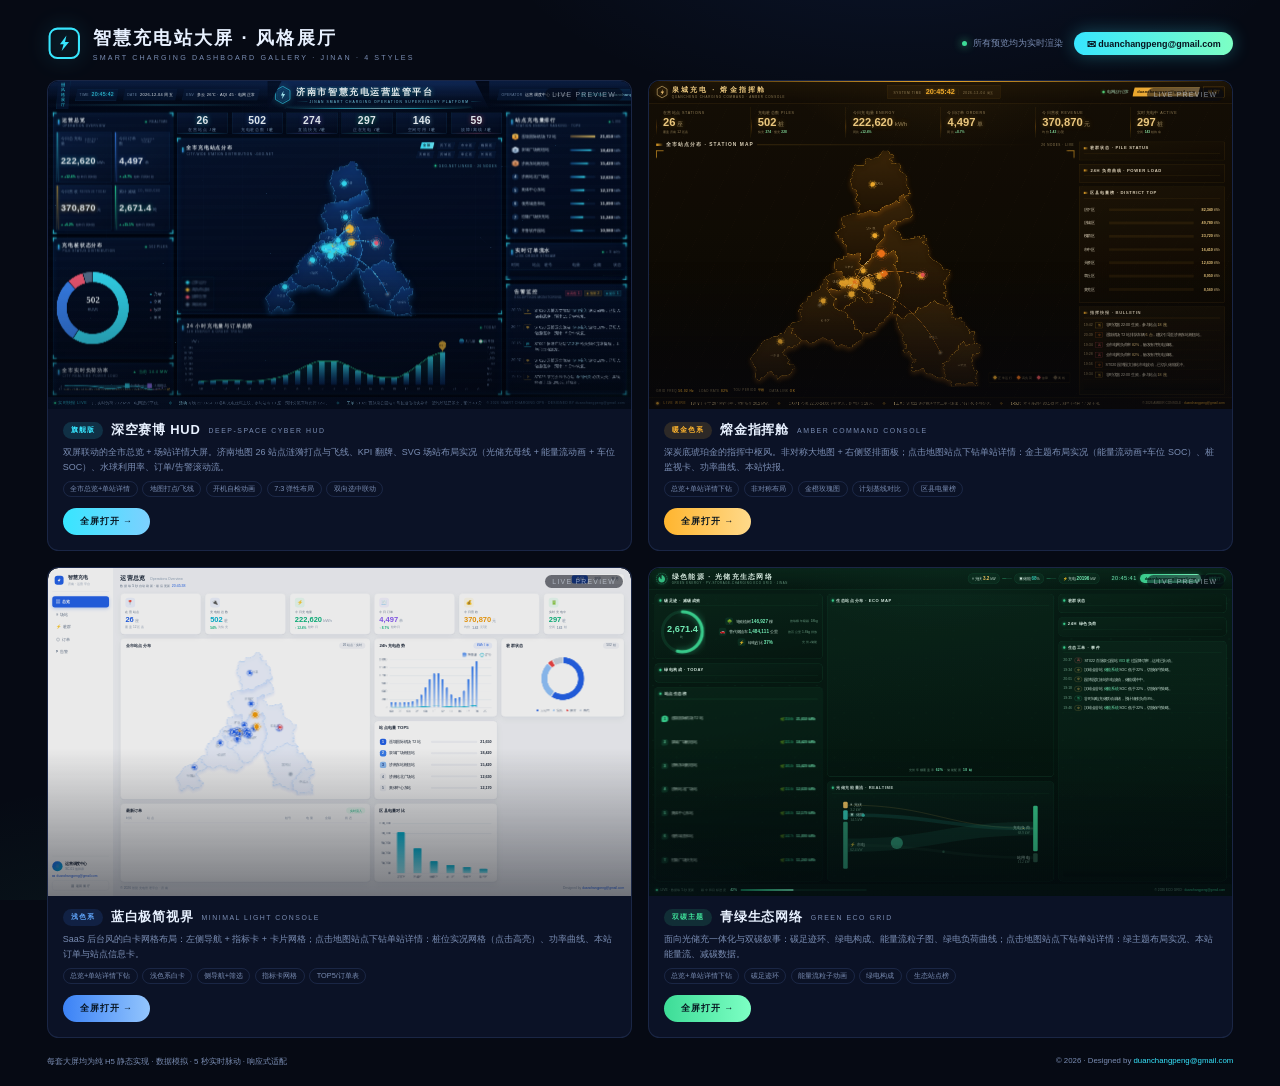
<file: index.html>
<!DOCTYPE html>
<html lang="zh-CN">
<head>
  <meta charset="UTF-8">
  <meta name="viewport" content="width=device-width, initial-scale=1.0">
  <title>智慧充电站大屏 · 风格展厅 | Smart Charging Gallery</title>
  <meta name="author" content="duanchangpeng@gmail.com">
  <link rel="stylesheet" href="css/gallery.css?v=g2">
</head>
<body>
  <div id="gallery">
    <header class="g-hd">
      <div class="g-brand">
        <svg viewBox="0 0 40 40">
          <defs><linearGradient id="gg" x1="0" y1="0" x2="40" y2="40">
            <stop offset="0" stop-color="#37e6ff"/><stop offset="1" stop-color="#3ddc97"/>
          </linearGradient></defs>
          <rect x="3" y="3" width="34" height="34" rx="9" fill="none" stroke="url(#gg)" stroke-width="2.4"/>
          <path d="M22.5 11 15 21.2h4.2L17 29l8.5-10.6h-4.6z" fill="url(#gg)"/>
        </svg>
        <div>
          <h1>智慧充电站大屏 · 风格展厅</h1>
          <p>SMART CHARGING DASHBOARD GALLERY · JINAN · 4 STYLES</p>
        </div>
      </div>
      <div class="g-info">
        <span class="live"><i></i>所有预览均为实时渲染</span>
        <a class="mail" href="mailto:duanchangpeng@gmail.com">✉ duanchangpeng@gmail.com</a>
      </div>
    </header>

    <main class="g-grid">
      <!-- 卡片由 JS 生成 -->
    </main>

    <footer class="g-ft">
      <span>每套大屏均为纯 H5 静态实现 · 数据模拟 · 5 秒实时脉动 · 响应式适配</span>
      <span>© 2026 · Designed by <a href="mailto:duanchangpeng@gmail.com">duanchangpeng@gmail.com</a></span>
    </footer>
  </div>

  <script src="js/gallery.js?v=g2"></script>
</body>
</html>
</file>
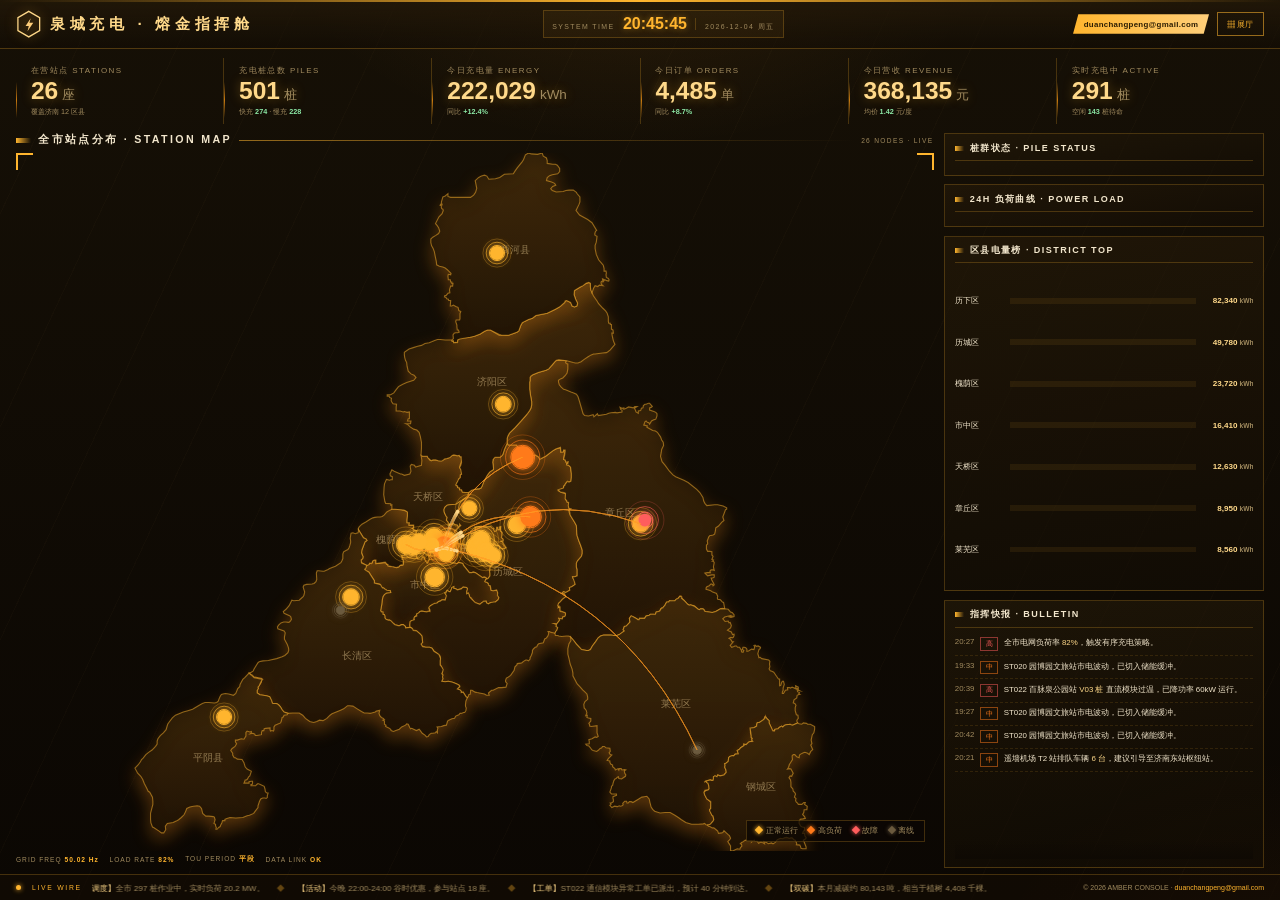
<file: amber/index.html>
<!DOCTYPE html>
<html lang="zh-CN">
<head>
  <meta charset="UTF-8">
  <meta name="viewport" content="width=device-width, initial-scale=1.0">
  <title>泉城充电 · 熔金指挥舱 | 智慧充电运营大屏</title>
  <meta name="author" content="duanchangpeng@gmail.com">
  <link rel="stylesheet" href="css/style.css?v=am2">
</head>
<body>
  <div id="stage">
    <!-- ===== 顶部 ===== -->
    <header class="top">
      <div class="brand">
        <svg class="mark" viewBox="0 0 40 44">
          <path d="M20 2 37 12v20L20 42 3 32V12Z" fill="none" stroke="url(#g1)" stroke-width="2"/>
          <path d="M23 13 15 25h5l-2 8 9-13h-6z" fill="#ffcf7a"/>
          <defs><linearGradient id="g1" x1="0" y1="0" x2="0" y2="44">
            <stop offset="0" stop-color="#ffd98a"/><stop offset="1" stop-color="#c97a10"/>
          </linearGradient></defs>
        </svg>
        <div class="tt">
          <h1>泉城充电 · 熔金指挥舱</h1>
          <p>QUANCHENG CHARGING COMMAND · AMBER CONSOLE</p>
        </div>
      </div>
      <div class="top-mid" id="clock-strip">
        <span class="lab">SYSTEM TIME</span>
        <span class="big" id="clk">--:--:--</span>
        <span class="sep"></span>
        <span class="lab" id="dte">----</span>
      </div>
      <div class="top-right">
        <div class="st ok"><i></i>电网运行正常</div>
        <a class="mail" href="mailto:duanchangpeng@gmail.com">duanchangpeng@gmail.com</a>
        <a class="home" href="../index.html">▦ 展厅</a>
      </div>
    </header>

    <!-- ===== 通栏 KPI ===== -->
    <section class="kpis" id="kpis"></section>

    <!-- ===== 主区 ===== -->
    <main class="body">
      <!-- 左：大地图 -->
      <section class="map-zone">
        <div class="map-head">
          <span class="tick"></span><h2>全市站点分布 · STATION MAP</h2>
          <span class="rule"></span>
          <span class="lab">26 NODES · LIVE</span>
        </div>
        <div class="map-box">
          <div class="chart" id="map"></div>
          <div class="legend">
            <span><i style="--c:#ffb52e"></i>正常运行</span>
            <span><i style="--c:#ff7a1a"></i>高负荷</span>
            <span><i style="--c:#ff5d5d"></i>故障</span>
            <span><i style="--c:#6b5a3e"></i>离线</span>
          </div>
        </div>
        <div class="map-foot" id="map-foot"></div>
      </section>

      <!-- 右：竖排面板 -->
      <aside class="stack">
        <section class="card">
          <h3><span class="tick"></span>桩群状态 · PILE STATUS</h3>
          <div class="chart" id="rose"></div>
        </section>
        <section class="card">
          <h3><span class="tick"></span>24H 负荷曲线 · POWER LOAD</h3>
          <div class="chart" id="load"></div>
        </section>
        <section class="card grow">
          <h3><span class="tick"></span>区县电量榜 · DISTRICT TOP</h3>
          <div class="bars" id="dist"></div>
        </section>
        <section class="card alerts">
          <h3><span class="tick"></span>指挥快报 · BULLETIN</h3>
          <div class="alist" id="alist"></div>
        </section>
      </aside>
    </main>

    <!-- ===== 底部 ===== -->
    <footer class="foot">
      <span class="dot"></span><span class="tag">LIVE WIRE</span>
      <div class="tv"><div class="tt-move" id="ticker"></div></div>
      <span class="copy">© 2026 AMBER CONSOLE · <a href="mailto:duanchangpeng@gmail.com">duanchangpeng@gmail.com</a></span>
    </footer>
  </div>

  <script src="../assets/echarts.min.js"></script>
  <script src="../assets/map-jinan.js"></script>
  <script src="../assets/data.js"></script>
  <script src="js/main.js?v=am2"></script>
</body>
</html>
</file>
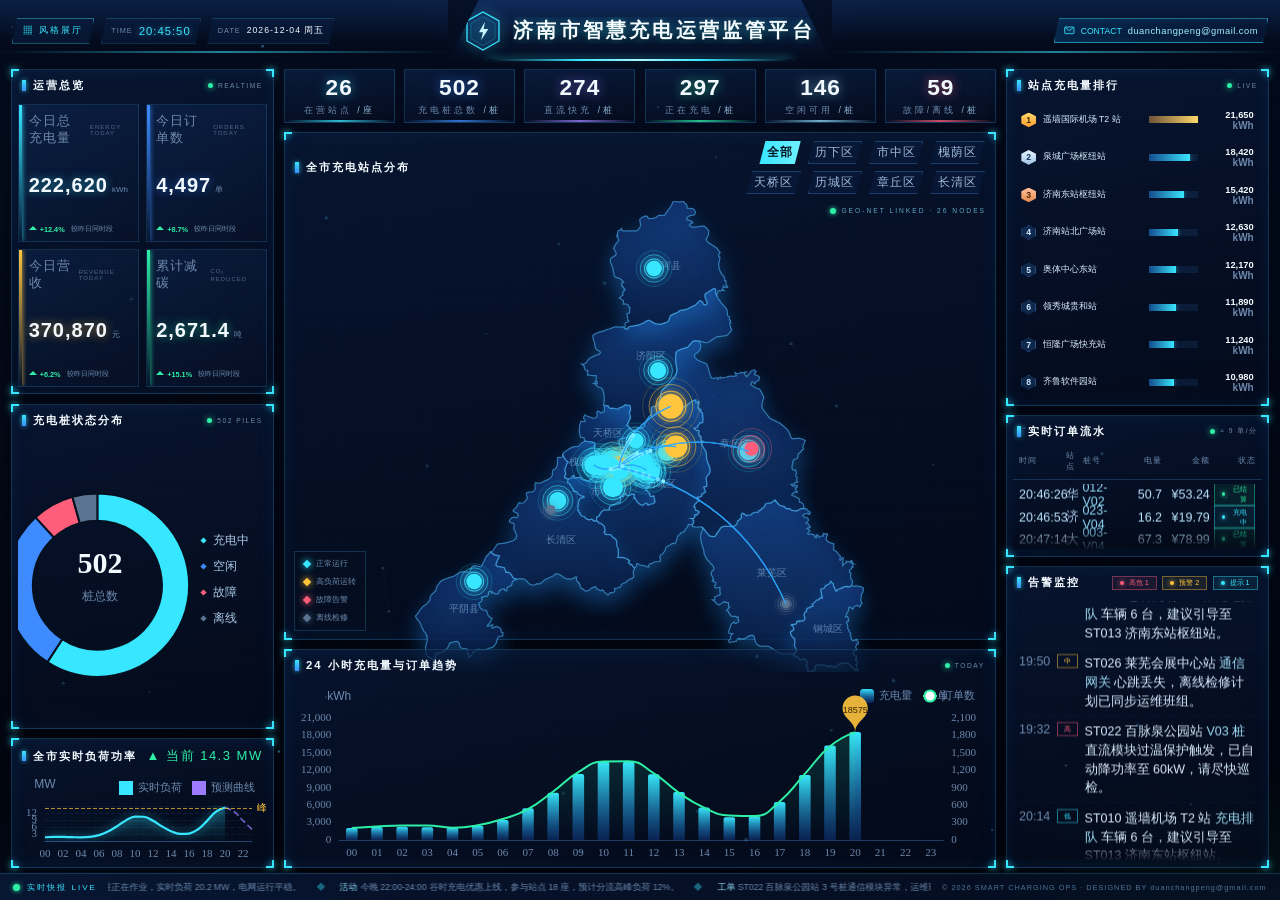
<file: cyber/index.html>
<!DOCTYPE html>
<html lang="zh-CN">
<head>
  <meta charset="UTF-8">
  <meta name="viewport" content="width=device-width, initial-scale=1.0">
  <title>济南市智慧充电运营监管平台 · 全市总览</title>
  <meta name="author" content="duanchangpeng@gmail.com">
  <link rel="stylesheet" href="css/style.css?v=cy1">
</head>
<body>
  <div id="scale-screen">
    <canvas id="fx-canvas"></canvas>

    <header id="hud-header"></header>

    <main class="grid">
      <!-- ============ 左列 ============ -->
      <div class="col col-side">
        <section class="panel" style="flex:18.5rem">
          <div class="panel-hd">
            <span class="bar"></span>
            <div><div class="tt">运营总览</div><div class="en">OPERATION OVERVIEW</div></div>
            <div class="deco"><span class="dot"></span><span class="lab">REALTIME</span></div>
          </div>
          <div class="panel-bd"><div class="kpi-grid" id="kpi-grid"></div></div>
        </section>

        <section class="panel" style="flex:18.5rem">
          <div class="panel-hd">
            <span class="bar"></span>
            <div><div class="tt">充电桩状态分布</div><div class="en">PILE STATUS DISTRIBUTION</div></div>
            <div class="deco"><span class="dot"></span><span class="lab" id="pile-total-lab">-- PILES</span></div>
          </div>
          <div class="panel-bd"><div class="chart" id="chart-donut"></div></div>
        </section>

        <section class="panel" style="flex:1">
          <div class="panel-hd">
            <span class="bar"></span>
            <div><div class="tt">全市实时负荷功率</div><div class="en">CITY REALTIME POWER LOAD</div></div>
            <div class="deco"><span class="lab" id="power-now" style="color:var(--green);font-size:13px"></span></div>
          </div>
          <div class="panel-bd"><div class="chart" id="chart-power"></div></div>
        </section>
      </div>

      <!-- ============ 中列 ============ -->
      <div class="col col-mid">
        <div class="stat-strip rise" style="height:clamp(4.2rem,6.5vh,5rem)" id="stat-strip"></div>

        <section class="panel map-panel" style="flex:7 1 0">
          <div class="panel-hd">
            <span class="bar"></span>
            <div><div class="tt">全市充电站点分布</div><div class="en">CITY-WIDE STATION DISTRIBUTION · GEO-NET</div></div>
            <div class="deco">
              <div class="map-hd-tools" id="dist-chips"></div>
            </div>
          </div>
          <div class="panel-bd">
            <div class="chart" id="chart-map"></div>
            <div class="map-net-tag"><i></i><span id="map-nodes-lab">GEO-NET LINKED</span></div>
            <div class="map-legend">
              <div class="it"><i style="color:var(--cyan);background:var(--cyan)"></i>正常运行</div>
              <div class="it"><i style="color:var(--amber);background:var(--amber)"></i>高负荷运转</div>
              <div class="it"><i style="color:var(--red);background:var(--red)"></i>故障告警</div>
              <div class="it"><i style="color:#5a7492;background:#5a7492"></i>离线检修</div>
            </div>
            <!-- 站点详情浮窗 -->
            <div class="st-pop" id="st-pop">
              <span class="close" id="st-pop-close">✕</span>
              <h4 id="sp-name"></h4>
              <div class="addr" id="sp-addr"></div>
              <div class="rows">
                <div class="c"><span class="k">充电桩数</span><span class="v" id="sp-piles"></span></div>
                <div class="c"><span class="k">今日充电量</span><span class="v" id="sp-kwh"></span></div>
                <div class="c"><span class="k">今日订单</span><span class="v" id="sp-orders"></span></div>
                <div class="c"><span class="k">今日收入</span><span class="v" id="sp-income"></span></div>
                <div class="c"><span class="k">桩位利用率</span><span class="v" id="sp-util"></span></div>
                <div class="c"><span class="k">实时状态</span><span class="v" id="sp-status" style="font-size:13px"></span></div>
              </div>
              <div class="go" id="sp-go">进入场站详情大屏 →</div>
            </div>
          </div>
        </section>

        <section class="panel" style="flex:3 1 0">
          <div class="panel-hd">
            <span class="bar"></span>
            <div><div class="tt">24 小时充电量与订单趋势</div><div class="en">24H ENERGY &amp; ORDER TREND</div></div>
            <div class="deco"><span class="dot"></span><span class="lab">TODAY</span></div>
          </div>
          <div class="panel-bd"><div class="chart" id="chart-24h"></div></div>
        </section>
      </div>

      <!-- ============ 右列 ============ -->
      <div class="col col-side">
        <section class="panel" style="flex:18.5rem">
          <div class="panel-hd">
            <span class="bar"></span>
            <div><div class="tt">站点充电量排行</div><div class="en">STATION ENERGY RANKING · TOP8</div></div>
            <div class="deco"><span class="dot"></span><span class="lab">LIVE</span></div>
          </div>
          <div class="panel-bd"><div class="rank-list" id="rank-list"></div></div>
        </section>

        <section class="panel" style="flex:1">
          <div class="panel-hd">
            <span class="bar"></span>
            <div><div class="tt">实时订单流水</div><div class="en">LIVE ORDER STREAM</div></div>
            <div class="deco"><span class="dot"></span><span class="lab" id="order-rate">≈ 9 单/分</span></div>
          </div>
          <div class="panel-bd">
            <div class="ord-hd">
              <span>时间</span><span>站点</span><span>桩号</span><span style="text-align:right">电量</span><span style="text-align:right">金额</span><span style="text-align:right">状态</span>
            </div>
            <div class="scroll-wrap" id="order-scroll">
              <div class="scroll-inner" id="order-body"></div>
            </div>
          </div>
        </section>

        <section class="panel" style="flex:15.25rem">
          <div class="panel-hd">
            <span class="bar"></span>
            <div><div class="tt">告警监控</div><div class="en">EXCEPTION MONITORING</div></div>
            <div class="deco">
              <span class="st-badge err">高危 1</span>
              <span class="st-badge warn">预警 2</span>
              <span class="st-badge run">提示 1</span>
            </div>
          </div>
          <div class="panel-bd">
            <div class="scroll-wrap" id="alert-scroll" style="padding-top:2px">
              <div class="scroll-inner alert-list" id="alert-list"></div>
            </div>
          </div>
        </section>
      </div>
    </main>

    <footer id="hud-ticker"></footer>
  </div>

  <script src="../assets/echarts.min.js"></script>
  <script src="../assets/map-jinan.js"></script>
  <script src="../assets/data.js"></script>
  <script src="js/common.js?v=cy1"></script>
  <script src="js/city.js?v=cy1"></script>
</body>
</html>
</file>
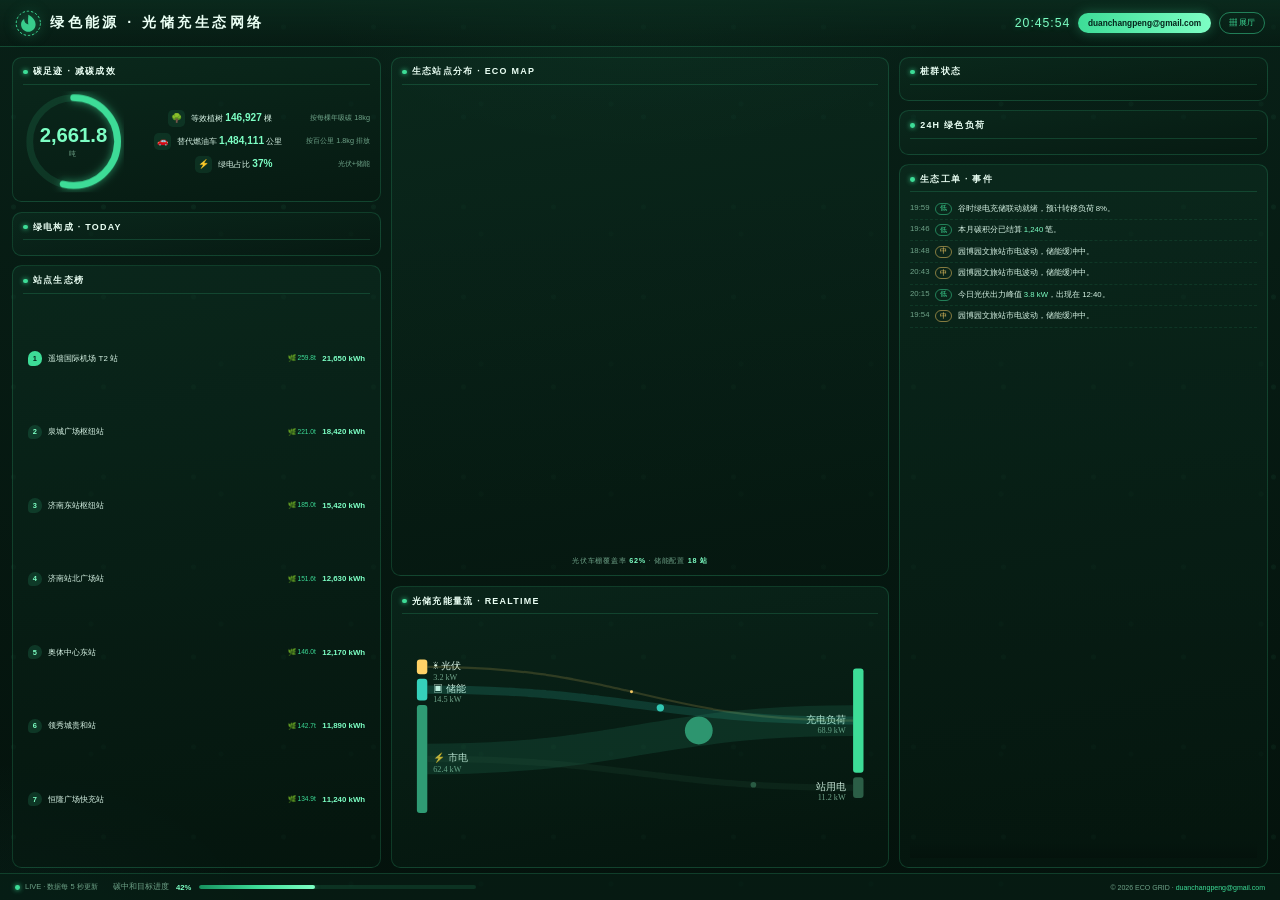
<file: eco/index.html>
<!DOCTYPE html>
<html lang="zh-CN">
<head>
  <meta charset="UTF-8">
  <meta name="viewport" content="width=device-width, initial-scale=1.0">
  <title>绿色能源 · 光储充生态网络大屏 | 济南</title>
  <meta name="author" content="duanchangpeng@gmail.com">
  <link rel="stylesheet" href="css/style.css?v=ec4">
</head>
<body>
  <div id="eco">
    <!-- ===== 顶栏 ===== -->
    <header class="cr">
      <div class="lf">
        <svg class="leaf" viewBox="0 0 44 44">
          <circle cx="22" cy="22" r="20" fill="none" stroke="#3ddc97" stroke-width="1.6" stroke-dasharray="4 3"/>
          <path d="M22 8c8 4 12 10 12 16 0 7-6 12-12 12S10 31 10 24c0-4 2-7 5-9 0 5 3 8 7 9-1-6 0-12 0-16z" fill="#3ddc97" opacity=".9"/>
        </svg>
        <div>
          <h1>绿色能源 · 光储充生态网络</h1>
          <p>GREEN ENERGY · PV-STORAGE-CHARGING ECO GRID · JINAN</p>
        </div>
      </div>
      <div class="mid">
        <div class="flow pv">☀ 光伏 <b id="pv-kw">3.2</b> kW</div>
        <div class="flow-line"><i></i></div>
        <div class="flow st">▣ 储能 <b id="es-soc">68</b>%</div>
        <div class="flow-line"><i></i></div>
        <div class="flow ch">⚡ 充电 <b id="ch-kw">--</b> kW</div>
      </div>
      <div class="rt">
        <span class="clock" id="clk">--:--:--</span>
        <a class="mail" href="mailto:duanchangpeng@gmail.com">duanchangpeng@gmail.com</a>
        <a class="gohome" href="../index.html">▦ 展厅</a>
      </div>
    </header>

    <!-- ===== 三列 ===== -->
    <main class="cols">
      <!-- 左：生态指标 -->
      <div class="col">
        <section class="pod tall">
          <h2><i class="dot"></i>碳足迹 · 减碳成效</h2>
          <div class="co2">
            <div class="ring" id="co2-ring">
              <svg viewBox="0 0 120 120">
                <circle cx="60" cy="60" r="52" class="bgc"/>
                <circle cx="60" cy="60" r="52" class="fgc" id="co2-arc"/>
              </svg>
              <div class="num"><b id="co2-n">0</b><span>吨</span></div>
            </div>
            <div class="facts" id="co2-facts"></div>
          </div>
        </section>
        <section class="pod">
          <h2><i class="dot"></i>绿电构成 · TODAY</h2>
          <div class="chart" id="green"></div>
        </section>
        <section class="pod grow">
          <h2><i class="dot"></i>站点生态榜</h2>
          <div class="eco-list" id="eco-list"></div>
        </section>
      </div>

      <!-- 中：地图 + 能量流 -->
      <div class="col mid">
        <section class="pod map">
          <h2><i class="dot"></i>生态站点分布 · ECO MAP</h2>
          <div class="map-w"><div class="chart" id="map"></div></div>
          <div class="eco-tag">光伏车棚覆盖率 <b>62%</b> · 储能配置 <b>18 站</b></div>
        </section>
        <section class="pod flowpod">
          <h2><i class="dot"></i>光储充能量流 · REALTIME</h2>
          <div class="chart" id="sankey"></div>
        </section>
      </div>

      <!-- 右：运营 -->
      <div class="col">
        <section class="pod">
          <h2><i class="dot"></i>桩群状态</h2>
          <div class="chart" id="piles"></div>
        </section>
        <section class="pod">
          <h2><i class="dot"></i>24H 绿色负荷</h2>
          <div class="chart" id="load"></div>
        </section>
        <section class="pod grow">
          <h2><i class="dot"></i>生态工单 · 事件</h2>
          <div class="ev-list" id="events"></div>
        </section>
      </div>
    </main>

    <!-- ===== 底部 ===== -->
    <footer class="fm">
      <div class="l"><i></i>LIVE · 数据每 5 秒更新</div>
      <div class="m">碳中和目标进度 <b id="neu-p">42%</b><span class="neu-bar"><span id="neu-fi" style="width:42%"></span></span></div>
      <div class="r">© 2026 ECO GRID · <a href="mailto:duanchangpeng@gmail.com">duanchangpeng@gmail.com</a></div>
    </footer>
  </div>

  <script src="../assets/echarts.min.js"></script>
  <script src="../assets/map-jinan.js"></script>
  <script src="../assets/data.js"></script>
  <script src="js/main.js?v=ec4"></script>
</body>
</html>
</file>
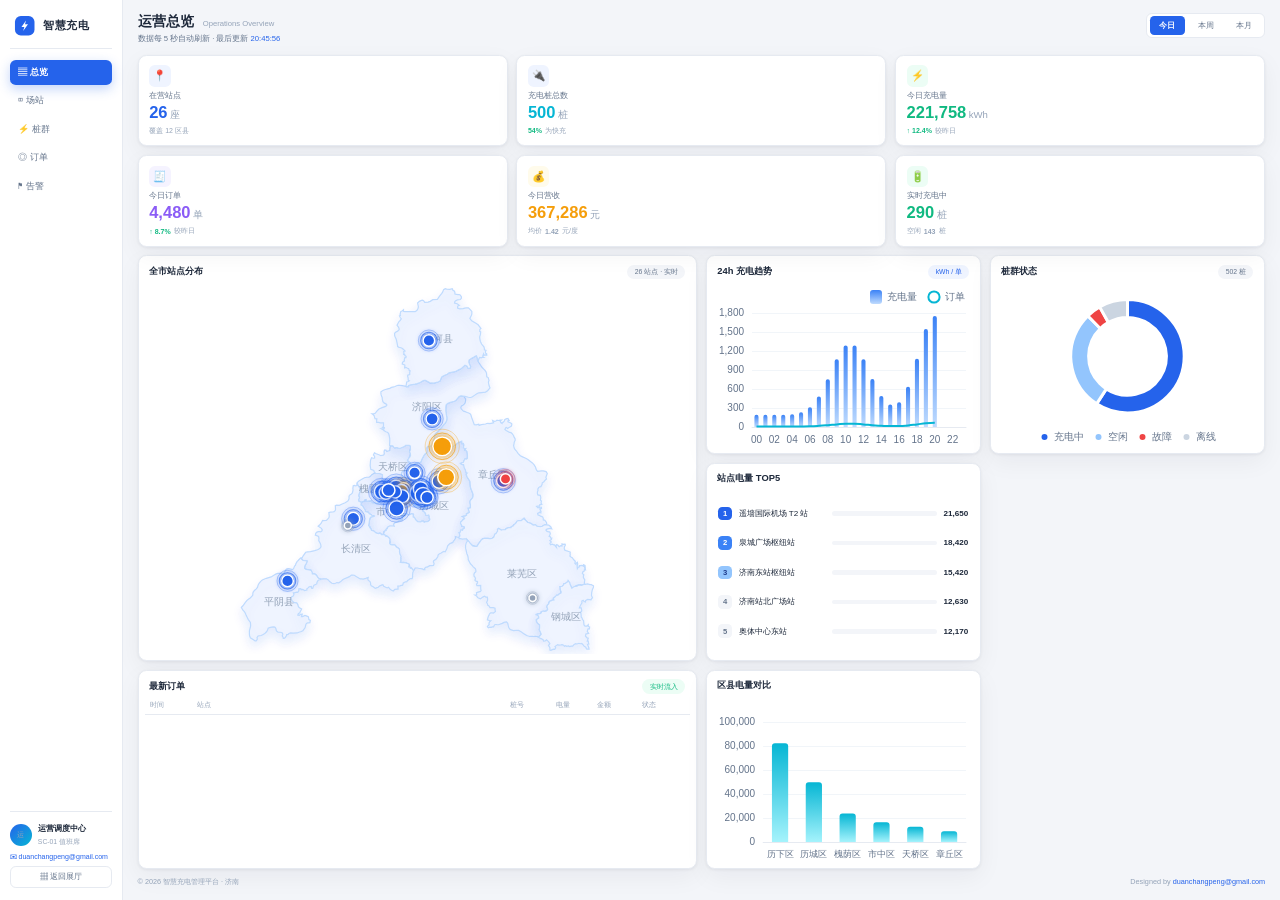
<file: light/index.html>
<!DOCTYPE html>
<html lang="zh-CN">
<head>
  <meta charset="UTF-8">
  <meta name="viewport" content="width=device-width, initial-scale=1.0">
  <title>智慧充电管理平台 · 济南 | 极简视界</title>
  <meta name="author" content="duanchangpeng@gmail.com">
  <link rel="stylesheet" href="css/style.css?v=li2">
</head>
<body>
  <div id="app">
    <!-- ===== 侧导航 ===== -->
    <nav class="nav">
      <div class="logo">
        <svg viewBox="0 0 36 36"><rect x="3" y="3" width="30" height="30" rx="9" fill="#2563eb"/>
        <path d="M20 10 13 20h4.4L15.6 26l7.4-10.4h-4.6z" fill="#fff"/></svg>
        <div><b>智慧充电</b><span>济南 · 运营平台</span></div>
      </div>
      <div class="tabs">
        <a class="tab on" href="javascript:;">▤ 总览</a>
        <a class="tab" href="javascript:;">◫ 场站</a>
        <a class="tab" href="javascript:;">⚡ 桩群</a>
        <a class="tab" href="javascript:;">◎ 订单</a>
        <a class="tab" href="javascript:;">⚑ 告警</a>
      </div>
      <div class="nav-foot">
        <div class="user">
          <span class="avt">运</span>
          <div><b>运营调度中心</b><span>SC-01 值班席</span></div>
        </div>
        <a class="mail" href="mailto:duanchangpeng@gmail.com">✉ duanchangpeng@gmail.com</a>
        <a class="home" href="../index.html">▦ 返回展厅</a>
      </div>
    </nav>

    <!-- ===== 主区 ===== -->
    <main class="main">
      <header class="hd">
        <div>
          <h1>运营总览 <span>Operations Overview</span></h1>
          <p>数据每 5 秒自动刷新 · 最后更新 <em id="upd">--:--:--</em></p>
        </div>
        <div class="filters" id="filters">
          <span class="f on">今日</span><span class="f">本周</span><span class="f">本月</span>
        </div>
      </header>

      <!-- 指标卡行 -->
      <section class="metrics" id="metrics"></section>

      <!-- 网格主体 -->
      <section class="grid">
        <div class="card span2 row2 map-card">
          <div class="c-hd"><b>全市站点分布</b><span class="pill">26 站点 · 实时</span></div>
          <div class="c-bd"><div class="chart" id="map"></div></div>
        </div>
        <div class="card trend-card">
          <div class="c-hd"><b>24h 充电趋势</b><span class="pill blue">kWh / 单</span></div>
          <div class="c-bd"><div class="chart" id="trend"></div></div>
        </div>
        <div class="card donut-card">
          <div class="c-hd"><b>桩群状态</b><span class="pill">502 桩</span></div>
          <div class="c-bd"><div class="chart" id="donut"></div></div>
        </div>
        <div class="card rank-card">
          <div class="c-hd"><b>站点电量 TOP5</b></div>
          <div class="c-bd"><div class="rank" id="rank"></div></div>
        </div>
        <div class="card span2 order-card">
          <div class="c-hd"><b>最新订单</b><span class="pill green">实时流入</span></div>
          <div class="c-bd">
            <div class="tb-hd"><span>时间</span><span>站点</span><span>桩号</span><span>电量</span><span>金额</span><span>状态</span></div>
            <div class="tb-scroll"><div class="tb-in" id="orders"></div></div>
          </div>
        </div>
        <div class="card bar-card">
          <div class="c-hd"><b>区县电量对比</b></div>
          <div class="c-bd"><div class="chart" id="distbar"></div></div>
        </div>
      </section>

      <footer class="ft">
        <span>© 2026 智慧充电管理平台 · 济南</span>
        <span>Designed by <a href="mailto:duanchangpeng@gmail.com">duanchangpeng@gmail.com</a></span>
      </footer>
    </main>
  </div>

  <script src="../assets/echarts.min.js"></script>
  <script src="../assets/map-jinan.js"></script>
  <script src="../assets/data.js"></script>
  <script src="js/main.js?v=li2"></script>
</body>
</html>
</file>
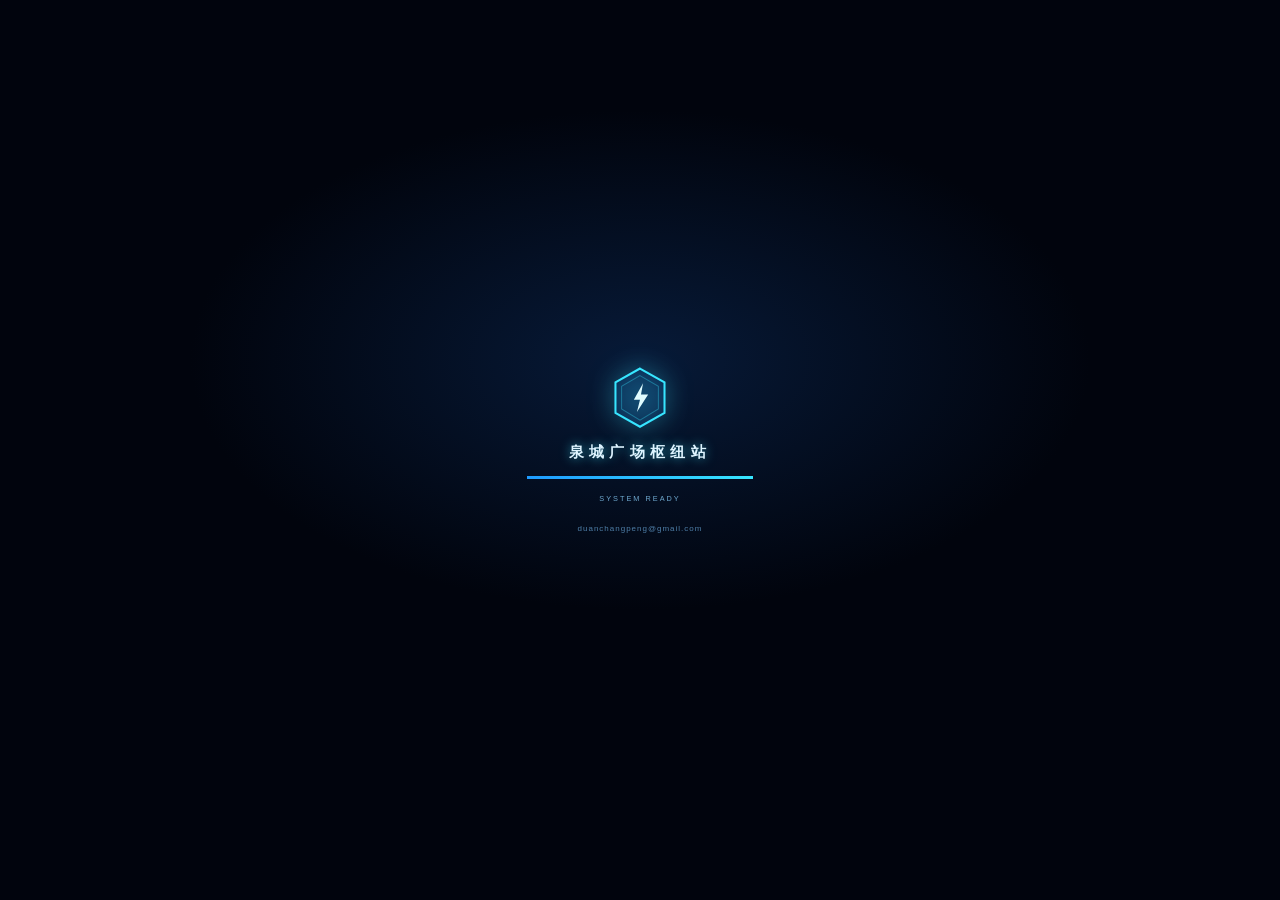
<file: station.html>
<!DOCTYPE html>
<html lang="zh-CN">
<head>
  <meta charset="UTF-8">
  <meta name="viewport" content="width=device-width, initial-scale=1.0">
  <title>场站详情大屏 · 智慧充电运营监管平台</title>
  <meta name="author" content="duanchangpeng@gmail.com">
  <link rel="stylesheet" href="css/style.css?v=jn7">
</head>
<body>
  <div id="scale-screen">
    <canvas id="fx-canvas"></canvas>

    <header id="hud-header"></header>

    <main class="grid">
      <!-- ============ 左列 ============ -->
      <div class="col col-side">
        <section class="panel" style="flex:9.2rem">
          <div class="panel-hd">
            <span class="bar"></span>
            <div><div class="tt">场站档案</div><div class="en">STATION PROFILE</div></div>
            <div class="deco" id="st-badge-host"></div>
          </div>
          <div class="panel-bd">
            <div class="info-grid" id="info-grid"></div>
          </div>
        </section>

        <section class="panel" style="flex:12.2rem">
          <div class="panel-hd">
            <span class="bar"></span>
            <div><div class="tt">桩群状态分布</div><div class="en">PILE STATUS</div></div>
            <div class="deco"><span class="dot"></span><span class="lab">REALTIME</span></div>
          </div>
          <div class="panel-bd"><div class="chart" id="chart-st-donut"></div></div>
        </section>

        <section class="panel" style="flex:1">
          <div class="panel-hd">
            <span class="bar"></span>
            <div><div class="tt">今日功率曲线</div><div class="en">POWER CURVE TODAY</div></div>
            <div class="deco"><span class="lab" id="st-power-now" style="color:var(--green);font-size:13px"></span></div>
          </div>
          <div class="panel-bd"><div class="chart" id="chart-st-power"></div></div>
        </section>
      </div>

      <!-- ============ 中列 ============ -->
      <div class="col col-mid">
        <div class="stat-strip rise" style="height:clamp(4.4rem,7vh,5.2rem)" id="stat-strip"></div>

        <section class="panel" style="flex:1">
          <div class="panel-hd">
            <span class="bar"></span>
            <div><div class="tt">场站布局实况</div><div class="en">STATION LAYOUT · PV-STORE-CHARGE</div></div>
            <div class="deco" style="flex-wrap:wrap;justify-content:flex-end;max-width:72%">
              <span class="st-badge ok">光伏 3.2kW</span>
              <span class="st-badge run">储能 68%</span>
              <span class="layout-legend">
                <span><i style="color:var(--green);background:var(--green)"></i>充电中</span>
                <span><i style="color:var(--cyan);background:var(--cyan)"></i>空闲</span>
                <span><i style="color:var(--red);background:var(--red)"></i>故障</span>
                <span><i style="color:#5a7492;background:#5a7492"></i>离线</span>
              </span>
            </div>
          </div>
          <div class="panel-bd" style="padding:2px 6px">
            <div class="layout-stage" id="layout-stage"></div>
          </div>
        </section>

        <section class="panel" style="flex:9.8rem">
          <div class="panel-hd">
            <span class="bar"></span>
            <div><div class="tt">本站实时订单</div><div class="en">LIVE ORDERS OF THIS STATION</div></div>
            <div class="deco"><span class="dot"></span><span class="lab">AUTO STREAM</span></div>
          </div>
          <div class="panel-bd">
            <div class="ord-hd st">
              <span>时间</span><span>桩号</span><span>车牌</span><span style="text-align:right">电量</span><span style="text-align:right">金额</span><span style="text-align:right">状态</span>
            </div>
            <div class="scroll-wrap" id="order-scroll">
              <div class="scroll-inner" id="order-body"></div>
            </div>
          </div>
        </section>
      </div>

      <!-- ============ 右列 ============ -->
      <div class="col col-side">
        <section class="panel" style="flex:12.5rem">
          <div class="panel-hd">
            <span class="bar"></span>
            <div><div class="tt">桩位利用率</div><div class="en">UTILIZATION RATE</div></div>
          </div>
          <div class="panel-bd">
            <div class="wb-wrap" id="wb-wrap"></div>
          </div>
        </section>

        <section class="panel" style="flex:1">
          <div class="panel-hd">
            <span class="bar"></span>
            <div><div class="tt">充电桩实时监视</div><div class="en">PILE MONITOR · CLICK TO LOCATE</div></div>
            <div class="deco"><span class="dot"></span><span class="lab" id="pile-count-lab"></span></div>
          </div>
          <div class="panel-bd" style="padding:2px 8px">
            <div class="scroll-wrap" id="pile-scroll">
              <div class="scroll-inner" id="pile-rows"></div>
            </div>
          </div>
        </section>

        <section class="panel" style="flex:11.8rem">
          <div class="panel-hd">
            <span class="bar"></span>
            <div><div class="tt">场站事件</div><div class="en">STATION EVENTS</div></div>
            <div class="deco"><span class="st-badge err" id="evt-high">高危 0</span></div>
          </div>
          <div class="panel-bd">
            <div class="scroll-wrap" id="alert-scroll">
              <div class="scroll-inner alert-list" id="alert-list"></div>
            </div>
          </div>
        </section>
      </div>
    </main>

    <footer id="hud-ticker"></footer>
  </div>

  <script src="js/lib/echarts.min.js"></script>
  <script src="js/data.js?v=jn7"></script>
  <script src="js/common.js?v=jn7"></script>
  <script src="js/station.js?v=jn7"></script>
</body>
</html>
</file>
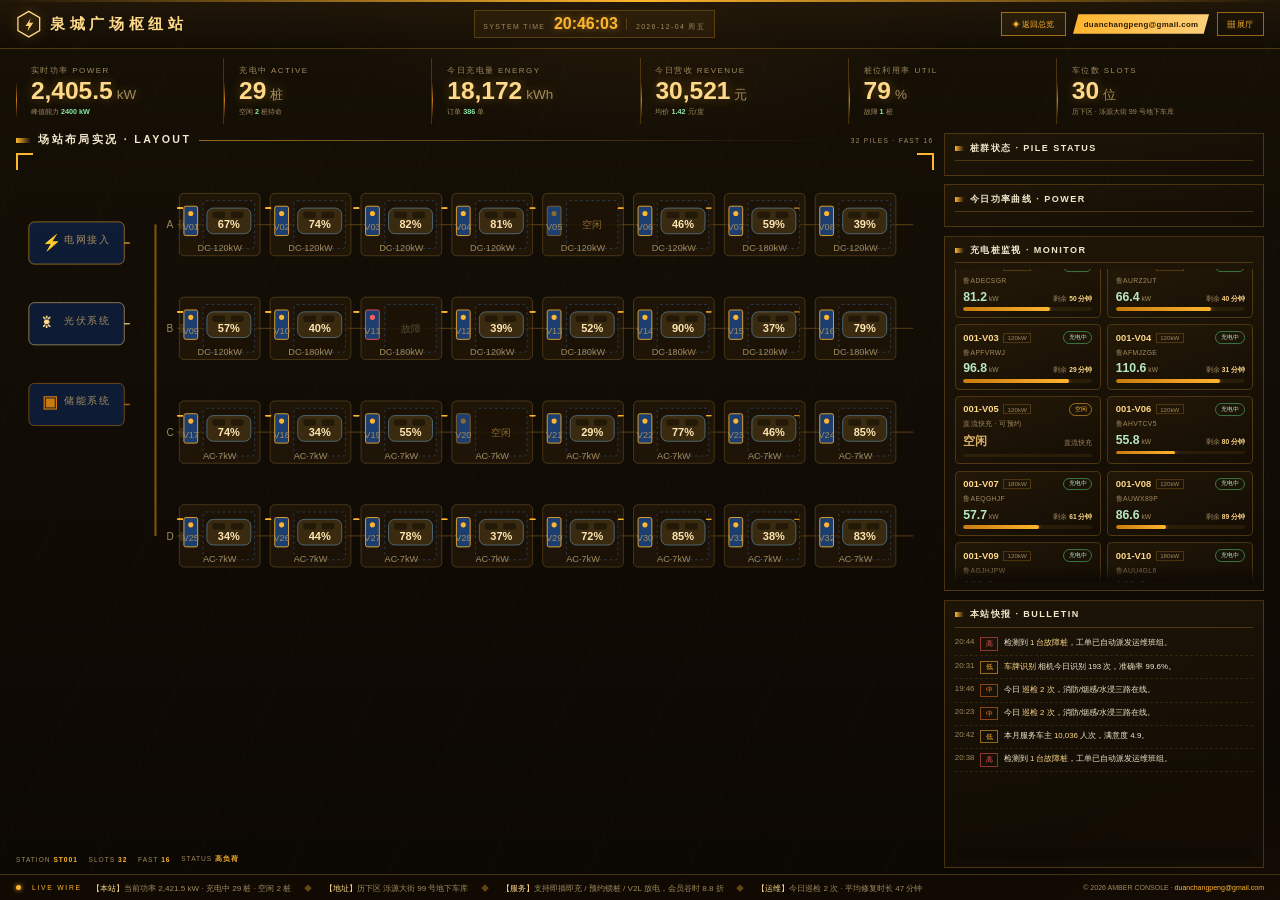
<file: amber/station.html>
<!DOCTYPE html>
<html lang="zh-CN">
<head>
  <meta charset="UTF-8">
  <meta name="viewport" content="width=device-width, initial-scale=1.0">
  <title>熔金指挥舱 · 场站详情</title>
  <meta name="author" content="duanchangpeng@gmail.com">
  <link rel="stylesheet" href="css/style.css?v=am3">
</head>
<body>
  <div id="stage">
    <!-- ===== 顶部 ===== -->
    <header class="top">
      <div class="brand">
        <svg class="mark" viewBox="0 0 40 44">
          <path d="M20 2 37 12v20L20 42 3 32V12Z" fill="none" stroke="url(#g1)" stroke-width="2"/>
          <path d="M23 13 15 25h5l-2 8 9-13h-6z" fill="#ffcf7a"/>
          <defs><linearGradient id="g1" x1="0" y1="0" x2="0" y2="44">
            <stop offset="0" stop-color="#ffd98a"/><stop offset="1" stop-color="#c97a10"/>
          </linearGradient></defs>
        </svg>
        <div class="tt">
          <h1 id="st-name">场站详情</h1>
          <p id="st-sub">STATION DETAIL · AMBER CONSOLE</p>
        </div>
      </div>
      <div class="top-mid">
        <span class="lab">SYSTEM TIME</span>
        <span class="big" id="clk">--:--:--</span>
        <span class="sep"></span>
        <span class="lab" id="dte">----</span>
      </div>
      <div class="top-right">
        <a class="btn-back" href="index.html">◈ 返回总览</a>
        <a class="mail" href="mailto:duanchangpeng@gmail.com">duanchangpeng@gmail.com</a>
        <a class="home" href="../index.html">▦ 展厅</a>
      </div>
    </header>

    <!-- ===== 通栏 KPI ===== -->
    <section class="kpis" id="kpis"></section>

    <!-- ===== 主区 ===== -->
    <main class="body">
      <section class="map-zone">
        <div class="map-head">
          <span class="tick"></span><h2>场站布局实况 · LAYOUT</h2>
          <span class="rule"></span>
          <span class="lab" id="lay-lab">-- PILES</span>
        </div>
        <div class="map-box"><div class="lay-stage" id="lay"></div></div>
        <div class="map-foot" id="lay-foot"></div>
      </section>

      <aside class="stack">
        <section class="card">
          <h3><span class="tick"></span>桩群状态 · PILE STATUS</h3>
          <div class="chart" id="rose"></div>
        </section>
        <section class="card">
          <h3><span class="tick"></span>今日功率曲线 · POWER</h3>
          <div class="chart" id="load"></div>
        </section>
        <section class="card grow">
          <h3><span class="tick"></span>充电桩监视 · MONITOR</h3>
          <div class="p-grid" id="pgrid"><div id="pinner"></div></div>
        </section>
        <section class="card alerts">
          <h3><span class="tick"></span>本站快报 · BULLETIN</h3>
          <div class="alist" id="alist"></div>
        </section>
      </aside>
    </main>

    <!-- ===== 底部 ===== -->
    <footer class="foot">
      <span class="dot"></span><span class="tag">LIVE WIRE</span>
      <div class="tv"><div class="tt-move" id="ticker"></div></div>
      <span class="copy">© 2026 AMBER CONSOLE · <a href="mailto:duanchangpeng@gmail.com">duanchangpeng@gmail.com</a></span>
    </footer>
  </div>

  <script src="../assets/echarts.min.js"></script>
  <script src="../assets/data.js"></script>
  <script src="../assets/layout.js"></script>
  <script src="js/station.js?v=am3"></script>
</body>
</html>
</file>
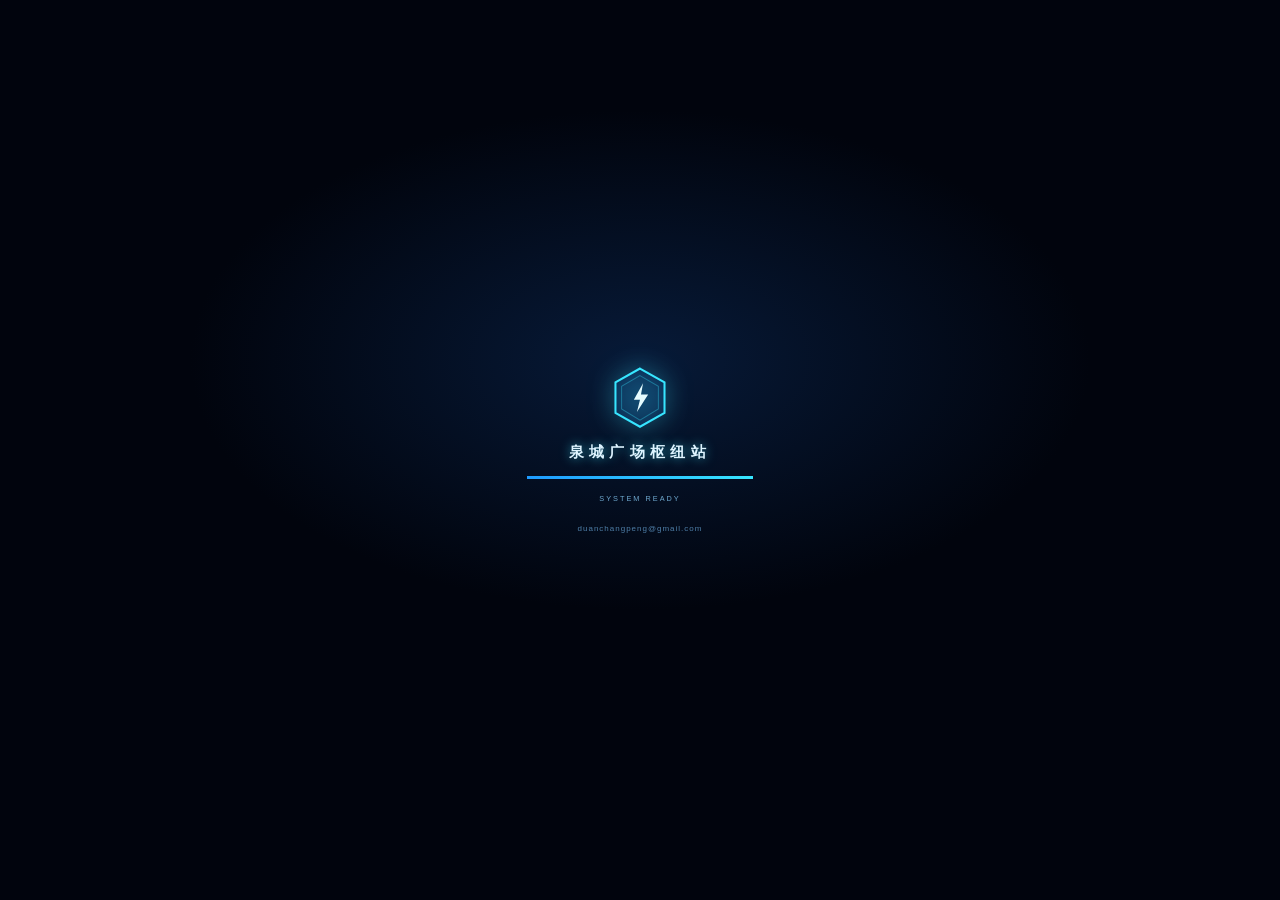
<file: cyber/station.html>
<!DOCTYPE html>
<html lang="zh-CN">
<head>
  <meta charset="UTF-8">
  <meta name="viewport" content="width=device-width, initial-scale=1.0">
  <title>场站详情大屏 · 智慧充电运营监管平台</title>
  <meta name="author" content="duanchangpeng@gmail.com">
  <link rel="stylesheet" href="css/style.css?v=cy1">
</head>
<body>
  <div id="scale-screen">
    <canvas id="fx-canvas"></canvas>

    <header id="hud-header"></header>

    <main class="grid">
      <!-- ============ 左列 ============ -->
      <div class="col col-side">
        <section class="panel" style="flex:9.2rem">
          <div class="panel-hd">
            <span class="bar"></span>
            <div><div class="tt">场站档案</div><div class="en">STATION PROFILE</div></div>
            <div class="deco" id="st-badge-host"></div>
          </div>
          <div class="panel-bd">
            <div class="info-grid" id="info-grid"></div>
          </div>
        </section>

        <section class="panel" style="flex:6.2rem">
          <div class="panel-hd">
            <span class="bar"></span>
            <div><div class="tt">桩群状态分布</div><div class="en">PILE STATUS</div></div>
            <div class="deco"><span class="dot"></span><span class="lab">REALTIME</span></div>
          </div>
          <div class="panel-bd"><div class="chart" id="chart-st-donut"></div></div>
        </section>

        <section class="panel" style="flex:3">
          <div class="panel-hd">
            <span class="bar"></span>
            <div><div class="tt">今日功率曲线</div><div class="en">POWER CURVE TODAY</div></div>
            <div class="deco"><span class="lab" id="st-power-now" style="color:var(--green);font-size:13px"></span></div>
          </div>
          <div class="panel-bd"><div class="chart" id="chart-st-power"></div></div>
        </section>
      </div>

      <!-- ============ 中列 ============ -->
      <div class="col col-mid">
        <div class="stat-strip rise" style="height:clamp(4.4rem,7vh,5.2rem)" id="stat-strip"></div>

        <section class="panel" style="flex:8">
          <div class="panel-hd">
            <span class="bar"></span>
            <div><div class="tt">场站布局实况</div><div class="en">STATION LAYOUT · PV-STORE-CHARGE</div></div>
            <div class="deco" style="flex-wrap:wrap;justify-content:flex-end;max-width:72%">
              <span class="st-badge ok">光伏 3.2kW</span>
              <span class="st-badge run">储能 68%</span>
              <span class="layout-legend">
                <span><i style="color:var(--green);background:var(--green)"></i>充电中</span>
                <span><i style="color:var(--cyan);background:var(--cyan)"></i>空闲</span>
                <span><i style="color:var(--red);background:var(--red)"></i>故障</span>
                <span><i style="color:#5a7492;background:#5a7492"></i>离线</span>
              </span>
            </div>
          </div>
          <div class="panel-bd" style="padding:2px 6px">
            <div class="layout-stage" id="layout-stage"></div>
          </div>
        </section>

        <section class="panel" style="flex:9.8rem">
          <div class="panel-hd">
            <span class="bar"></span>
            <div><div class="tt">本站实时订单</div><div class="en">LIVE ORDERS OF THIS STATION</div></div>
            <div class="deco"><span class="dot"></span><span class="lab">AUTO STREAM</span></div>
          </div>
          <div class="panel-bd">
            <div class="ord-hd st">
              <span>时间</span><span>桩号</span><span>车牌</span><span style="text-align:right">电量</span><span style="text-align:right">金额</span><span style="text-align:right">状态</span>
            </div>
            <div class="scroll-wrap" id="order-scroll">
              <div class="scroll-inner" id="order-body"></div>
            </div>
          </div>
        </section>
      </div>

      <!-- ============ 右列 ============ -->
      <div class="col col-side">
        <section class="panel" style="flex:6.5rem">
          <div class="panel-hd">
            <span class="bar"></span>
            <div><div class="tt">桩位利用率</div><div class="en">UTILIZATION RATE</div></div>
          </div>
          <div class="panel-bd">
            <div class="wb-wrap" id="wb-wrap"></div>
          </div>
        </section>

        <section class="panel" style="flex:1">
          <div class="panel-hd">
            <span class="bar"></span>
            <div><div class="tt">充电桩实时监视</div><div class="en">PILE MONITOR · CLICK TO LOCATE</div></div>
            <div class="deco"><span class="dot"></span><span class="lab" id="pile-count-lab"></span></div>
          </div>
          <div class="panel-bd" style="padding:2px 8px">
            <div class="scroll-wrap" id="pile-scroll">
              <div class="scroll-inner" id="pile-rows"></div>
            </div>
          </div>
        </section>

        <section class="panel" style="flex:11.8rem">
          <div class="panel-hd">
            <span class="bar"></span>
            <div><div class="tt">场站事件</div><div class="en">STATION EVENTS</div></div>
            <div class="deco"><span class="st-badge err" id="evt-high">高危 0</span></div>
          </div>
          <div class="panel-bd">
            <div class="scroll-wrap" id="alert-scroll">
              <div class="scroll-inner alert-list" id="alert-list"></div>
            </div>
          </div>
        </section>
      </div>
    </main>

    <footer id="hud-ticker"></footer>
  </div>

  <script src="../assets/echarts.min.js"></script>
  <script src="../assets/data.js"></script>
  <script src="js/common.js?v=cy1"></script>
  <script src="js/station.js?v=cy1"></script>
</body>
</html>
</file>
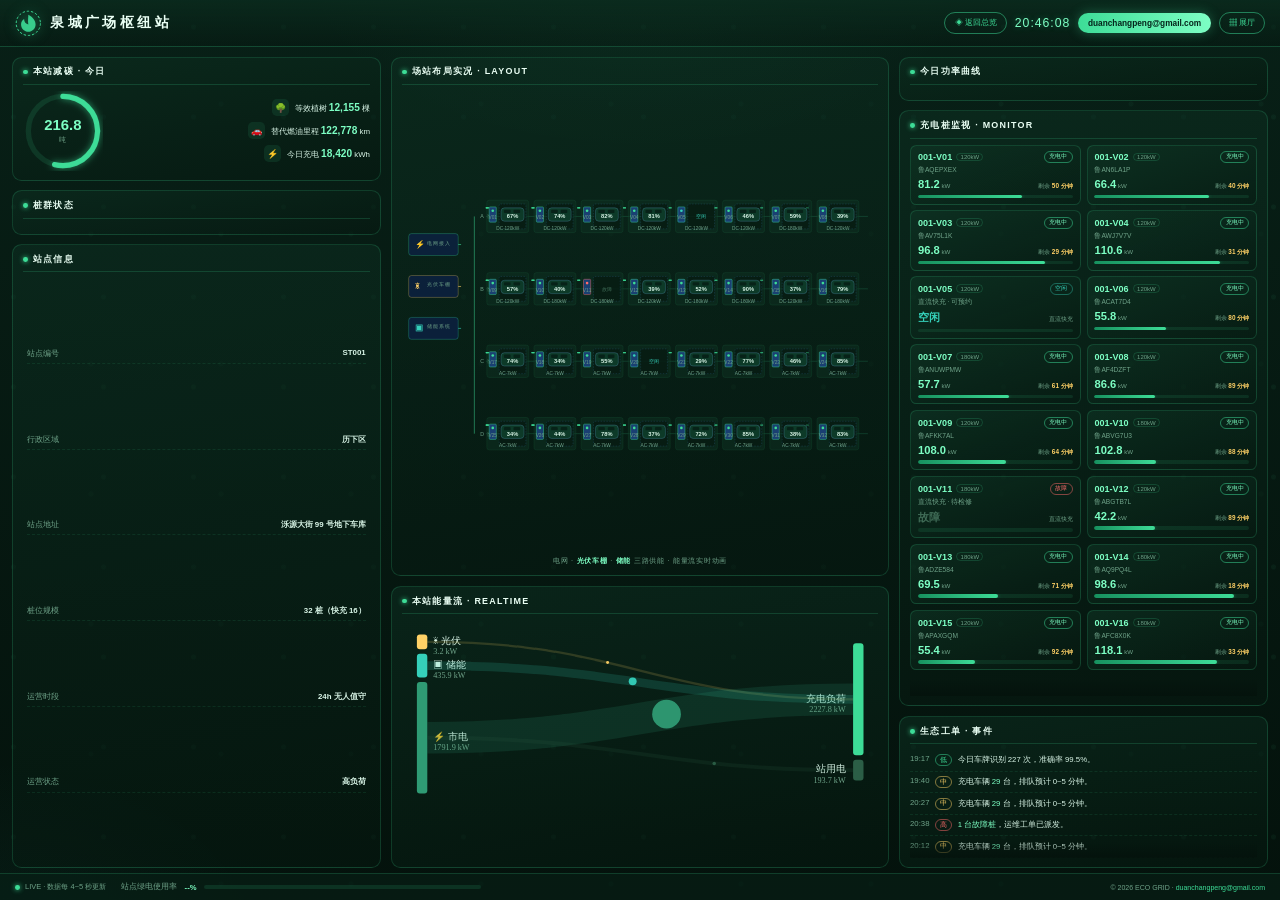
<file: eco/station.html>
<!DOCTYPE html>
<html lang="zh-CN">
<head>
  <meta charset="UTF-8">
  <meta name="viewport" content="width=device-width, initial-scale=1.0">
  <title>绿色能源 · 场站生态详情</title>
  <meta name="author" content="duanchangpeng@gmail.com">
  <link rel="stylesheet" href="css/style.css?v=ec5">
</head>
<body>
  <div id="eco">
    <!-- ===== 顶栏 ===== -->
    <header class="cr">
      <div class="lf">
        <svg class="leaf" viewBox="0 0 44 44">
          <circle cx="22" cy="22" r="20" fill="none" stroke="#3ddc97" stroke-width="1.6" stroke-dasharray="4 3"/>
          <path d="M22 8c8 4 12 10 12 16 0 7-6 12-12 12S10 31 10 24c0-4 2-7 5-9 0 5 3 8 7 9-1-6 0-12 0-16z" fill="#3ddc97" opacity=".9"/>
        </svg>
        <div>
          <h1 id="st-name">场站生态详情</h1>
          <p id="st-sub">STATION ECO DETAIL · GREEN GRID</p>
        </div>
      </div>
      <div class="mid">
        <div class="flow pv">☀ 光伏 <b id="pv-kw">3.2</b> kW</div>
        <div class="flow-line"><i></i></div>
        <div class="flow st">▣ 储能 <b id="es-soc">68</b>%</div>
        <div class="flow-line"><i></i></div>
        <div class="flow ch">⚡ 充电 <b id="ch-kw">--</b> kW</div>
      </div>
      <div class="rt">
        <a class="btn-back" href="index.html">◈ 返回总览</a>
        <span class="clock" id="clk">--:--:--</span>
        <a class="mail" href="mailto:duanchangpeng@gmail.com">duanchangpeng@gmail.com</a>
        <a class="gohome" href="../index.html">▦ 展厅</a>
      </div>
    </header>

    <!-- ===== 三列 ===== -->
    <main class="cols">
      <!-- 左 -->
      <div class="col">
        <section class="pod">
          <h2><i class="dot"></i>本站减碳 · 今日</h2>
          <div class="co2">
            <div class="ring" style="width:7.5rem;height:7.5rem">
              <svg viewBox="0 0 120 120">
                <circle cx="60" cy="60" r="52" class="bgc"/>
                <circle cx="60" cy="60" r="52" class="fgc" id="co2-arc"/>
              </svg>
              <div class="num"><b id="co2-n" style="font-size:1.4rem">0</b><span>吨</span></div>
            </div>
            <div class="facts" id="facts"></div>
          </div>
        </section>
        <section class="pod">
          <h2><i class="dot"></i>桩群状态</h2>
          <div class="chart" id="piles"></div>
        </section>
        <section class="pod grow">
          <h2><i class="dot"></i>站点信息</h2>
          <div class="info-rows" id="info"></div>
        </section>
      </div>

      <!-- 中 -->
      <div class="col mid">
        <section class="pod map">
          <h2><i class="dot"></i>场站布局实况 · LAYOUT</h2>
          <div class="lay-w" id="lay"></div>
          <div class="eco-tag">电网 · <b>光伏车棚</b> · <b>储能</b> 三路供能 · 能量流实时动画</div>
        </section>
        <section class="pod flowpod">
          <h2><i class="dot"></i>本站能量流 · REALTIME</h2>
          <div id="sankey"></div>
        </section>
      </div>

      <!-- 右 -->
      <div class="col">
        <section class="pod">
          <h2><i class="dot"></i>今日功率曲线</h2>
          <div class="chart" id="load"></div>
        </section>
        <section class="pod grow">
          <h2><i class="dot"></i>充电桩监视 · MONITOR</h2>
          <div class="pl-grid" id="plgrid"><div id="plinner"></div></div>
        </section>
        <section class="pod">
          <h2><i class="dot"></i>生态工单 · 事件</h2>
          <div class="ev-list" id="events"></div>
        </section>
      </div>
    </main>

    <!-- ===== 底部 ===== -->
    <footer class="fm">
      <div class="l"><i></i>LIVE · 数据每 4~5 秒更新</div>
      <div class="m">站点绿电使用率 <b id="neu-p">--%</b><span class="neu-bar"><span id="neu-fi" style="width:0%"></span></span></div>
      <div class="r">© 2026 ECO GRID · <a href="mailto:duanchangpeng@gmail.com">duanchangpeng@gmail.com</a></div>
    </footer>
  </div>

  <script src="../assets/echarts.min.js"></script>
  <script src="../assets/data.js"></script>
  <script src="../assets/layout.js"></script>
  <script src="js/station.js?v=ec5"></script>
</body>
</html>
</file>
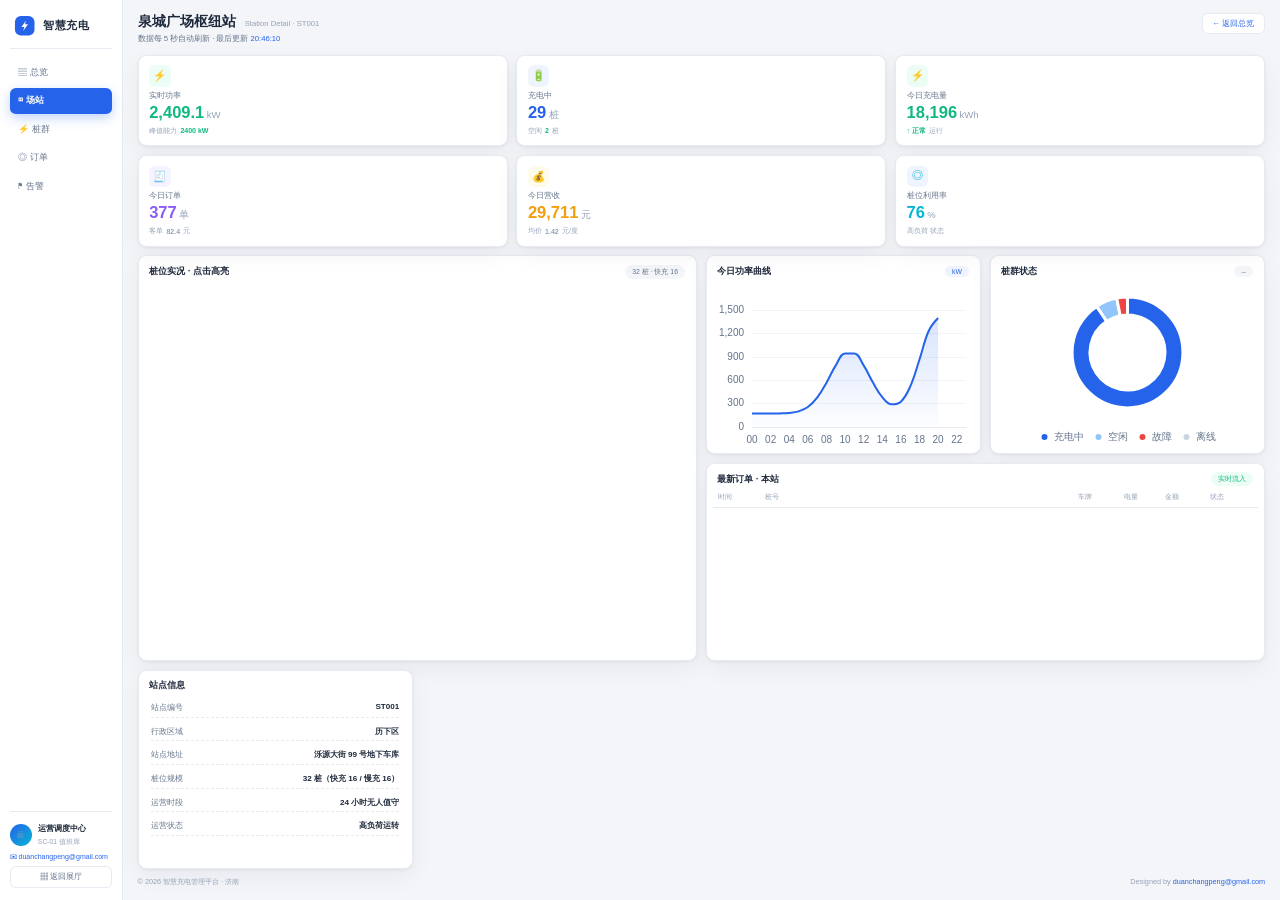
<file: light/station.html>
<!DOCTYPE html>
<html lang="zh-CN">
<head>
  <meta charset="UTF-8">
  <meta name="viewport" content="width=device-width, initial-scale=1.0">
  <title>智慧充电管理平台 · 场站详情</title>
  <meta name="author" content="duanchangpeng@gmail.com">
  <link rel="stylesheet" href="css/style.css?v=li3">
</head>
<body>
  <div id="app">
    <!-- ===== 侧导航 ===== -->
    <nav class="nav">
      <div class="logo">
        <svg viewBox="0 0 36 36"><rect x="3" y="3" width="30" height="30" rx="9" fill="#2563eb"/>
        <path d="M20 10 13 20h4.4L15.6 26l7.4-10.4h-4.6z" fill="#fff"/></svg>
        <div><b>智慧充电</b><span>济南 · 运营平台</span></div>
      </div>
      <div class="tabs">
        <a class="tab" href="index.html">▤ 总览</a>
        <a class="tab on" href="javascript:;">◫ 场站</a>
        <a class="tab" href="javascript:;">⚡ 桩群</a>
        <a class="tab" href="javascript:;">◎ 订单</a>
        <a class="tab" href="javascript:;">⚑ 告警</a>
      </div>
      <div class="nav-foot">
        <div class="user">
          <span class="avt">运</span>
          <div><b>运营调度中心</b><span>SC-01 值班席</span></div>
        </div>
        <a class="mail" href="mailto:duanchangpeng@gmail.com">✉ duanchangpeng@gmail.com</a>
        <a class="home" href="../index.html">▦ 返回展厅</a>
      </div>
    </nav>

    <!-- ===== 主区 ===== -->
    <main class="main">
      <header class="hd">
        <div>
          <h1 id="st-name">场站详情 <span id="st-sub"></span></h1>
          <p>数据每 5 秒自动刷新 · 最后更新 <em id="upd">--:--:--</em></p>
        </div>
        <a class="back" href="index.html">← 返回总览</a>
      </header>

      <!-- 指标卡行 -->
      <section class="metrics" id="metrics"></section>

      <!-- 网格主体 -->
      <section class="grid">
        <div class="card span2 row2">
          <div class="c-hd"><b>桩位实况 · 点击高亮</b><span class="pill" id="pile-pill">--</span></div>
          <div class="c-bd"><div class="pile-flow" id="pile-flow"><div class="pile-track" id="pile-track"></div></div></div>
        </div>
        <div class="card trend-card">
          <div class="c-hd"><b>今日功率曲线</b><span class="pill blue">kW</span></div>
          <div class="c-bd"><div class="chart" id="power"></div></div>
        </div>
        <div class="card donut-card">
          <div class="c-hd"><b>桩群状态</b><span class="pill">--</span></div>
          <div class="c-bd"><div class="chart" id="donut"></div></div>
        </div>
        <div class="card span2 order-card">
          <div class="c-hd"><b>最新订单 · 本站</b><span class="pill green">实时流入</span></div>
          <div class="c-bd">
            <div class="tb-hd"><span>时间</span><span>桩号</span><span>车牌</span><span>电量</span><span>金额</span><span>状态</span></div>
            <div class="tb-scroll"><div class="tb-in" id="orders"></div></div>
          </div>
        </div>
        <div class="card info-card">
          <div class="c-hd"><b>站点信息</b></div>
          <div class="c-bd"><div class="info-rows" id="info"></div></div>
        </div>
      </section>

      <footer class="ft">
        <span>© 2026 智慧充电管理平台 · 济南</span>
        <span>Designed by <a href="mailto:duanchangpeng@gmail.com">duanchangpeng@gmail.com</a></span>
      </footer>
    </main>
  </div>

  <script src="../assets/echarts.min.js"></script>
  <script src="../assets/data.js"></script>
  <script src="js/station.js?v=li3"></script>
</body>
</html>
</file>
<file: css/gallery.css>
/* ============================================================
   风格展厅首页
   ============================================================ */
:root {
  --bg: #060a14; --panel: #0b1226;
  --line: rgba(120, 160, 255, .14);
  --cyan: #37e6ff; --green: #3ddc97; --gold: #ffb52e; --blue: #3b82f6;
  --t1: #e8f1ff; --dim: #7a8db3;
  --num: 'Bahnschrift', 'Segoe UI', sans-serif;
}
* { margin: 0; padding: 0; box-sizing: border-box; }
html { font-size: clamp(10px, .9vw, 18px); }
html, body { width: 100%; min-height: 100%; background: var(--bg); color: var(--t1); font-family: 'PingFang SC', 'Microsoft YaHei', sans-serif; -webkit-font-smoothing: antialiased; }
body {
  background-image:
    radial-gradient(60rem 30rem at 70% -10%, rgba(55, 120, 255, .1), transparent 60%),
    radial-gradient(50rem 30rem at 10% 110%, rgba(61, 220, 151, .07), transparent 60%);
  background-attachment: fixed;
}

#gallery { max-width: 108rem; margin: 0 auto; padding: 2.2rem 2.5rem 1.6rem; display: flex; flex-direction: column; min-height: 100vh; }

/* ---------- 头部 ---------- */
.g-hd { display: flex; align-items: center; justify-content: space-between; gap: 1rem; padding-bottom: 1.6rem; }
.g-brand { display: flex; align-items: center; gap: 1rem; }
.g-brand svg { width: 3rem; height: 3rem; filter: drop-shadow(0 0 10px rgba(55, 230, 255, .4)); }
.g-brand h1 { font-size: 1.6rem; letter-spacing: .12em; }
.g-brand p { font-family: var(--num); font-size: .62rem; letter-spacing: .3em; color: var(--dim); margin-top: .3rem; }
.g-info { display: flex; align-items: center; gap: 1rem; }
.live { display: flex; align-items: center; gap: .45rem; font-size: .74rem; color: var(--dim); }
.live i { width: .5rem; height: .5rem; border-radius: 50%; background: var(--green); box-shadow: 0 0 8px var(--green); animation: bl 1.8s infinite; }
@keyframes bl { 50% { opacity: .3; } }
.mail { font-size: .78rem; color: #06131f; font-weight: 700; text-decoration: none; padding: .55rem 1.1rem; border-radius: 99px; background: linear-gradient(90deg, var(--cyan), #7dffc4); white-space: nowrap; box-shadow: 0 0 18px rgba(55, 230, 255, .3); }

/* ---------- 卡片网格 ---------- */
.g-grid { flex: 1; display: grid; grid-template-columns: repeat(2, 1fr); gap: 1.4rem; }
.g-card {
  position: relative; border-radius: 1rem; overflow: hidden;
  border: 1px solid var(--line); background: var(--panel);
  display: flex; flex-direction: column; min-height: 26rem;
  animation: card-in .7s cubic-bezier(.2, .7, .3, 1) both;
  transition: transform .25s, box-shadow .25s, border-color .25s;
}
.g-card:nth-child(2) { animation-delay: .08s; }
.g-card:nth-child(3) { animation-delay: .16s; }
.g-card:nth-child(4) { animation-delay: .24s; }
@keyframes card-in { from { opacity: 0; transform: translateY(1.2rem); } }
.g-card:hover { transform: translateY(-5px); border-color: rgba(120, 180, 255, .4); box-shadow: 0 18px 44px rgba(0, 0, 0, .45); }

/* 实时预览区：16:9 iframe 缩放 */
.g-shot { position: relative; width: 100%; aspect-ratio: 16 / 9; background: #000; overflow: hidden; flex: none; }
.g-shot iframe {
  position: absolute; left: 0; top: 0;
  width: 1920px; height: 1080px; border: 0; pointer-events: none;
  transform-origin: 0 0; opacity: .92;
  transition: opacity .3s;
}
.g-card:hover .g-shot iframe { opacity: 1; }
.g-shot .veil { position: absolute; inset: 0; z-index: 2; background: linear-gradient(180deg, rgba(4, 8, 18, 0) 55%, rgba(4, 8, 18, .5)); pointer-events: none; }
.g-shot .hint { position: absolute; right: .7rem; top: .6rem; z-index: 3; font-family: var(--num); font-size: .6rem; letter-spacing: .18em; color: rgba(230, 240, 255, .55); background: rgba(6, 10, 20, .55); padding: .25rem .6rem; border-radius: 99px; }

.g-meta { padding: 1.1rem 1.3rem 1.3rem; display: flex; flex-direction: column; gap: .55rem; }
.g-meta .row1 { display: flex; align-items: center; gap: .7rem; }
.g-tag { font-size: .6rem; font-weight: 700; letter-spacing: .14em; padding: .28rem .7rem; border-radius: 99px; }
.g-meta h2 { font-size: 1.12rem; letter-spacing: .06em; }
.g-meta .desc { font-size: .78rem; color: var(--dim); line-height: 1.65; }
.g-meta .feat { display: flex; flex-wrap: wrap; gap: .4rem; }
.g-meta .feat span { font-size: .64rem; color: var(--dim); border: 1px solid var(--line); padding: .18rem .55rem; border-radius: 99px; }
.g-open {
  margin-top: .4rem; align-self: flex-start; text-decoration: none;
  font-size: .78rem; font-weight: 700; letter-spacing: .1em;
  padding: .6rem 1.5rem; border-radius: 99px; color: #06131f;
  transition: filter .2s, transform .2s;
}
.g-open:hover { filter: brightness(1.15); transform: translateX(2px); }

/* ---------- 底部 ---------- */
.g-ft { display: flex; justify-content: space-between; gap: 1rem; padding-top: 1.6rem; font-size: .68rem; color: var(--dim); flex-wrap: wrap; }
.g-ft a { color: var(--cyan); text-decoration: none; }

@media (max-width: 1100px) { .g-grid { grid-template-columns: 1fr; } }
</file>
<file: amber/css/style.css>
/* ============================================================
   AMBER · 熔金指挥舱 —— 深炭底 + 琥珀金
   ============================================================ */
:root {
  --bg0: #0b0703; --bg1: #161006; --bg2: #1e1508;
  --gold: #ffb52e; --gold-hi: #ffd98a; --gold-deep: #c97a10;
  --orange: #ff7a1a; --red: #ff5d5d; --dim-gold: #6b5a3e;
  --text: #f2e6cc; --dim: #a08a5e;
  --line: rgba(255, 181, 46, .22); --line-hi: rgba(255, 181, 46, .55);
  --num: 'Bahnschrift', 'Segoe UI', sans-serif;
}
* { margin: 0; padding: 0; box-sizing: border-box; }
html { font-size: clamp(9.5px, .833vw, 17px); }
html, body { width: 100%; height: 100%; overflow: auto; background: var(--bg0); color: var(--text); font-family: 'PingFang SC', 'Microsoft YaHei', sans-serif; -webkit-font-smoothing: antialiased; }

#stage {
  width: 100%; min-width: 75rem; height: 100vh; min-height: 42rem;
  display: flex; flex-direction: column; position: relative; overflow: hidden;
  background:
    radial-gradient(46vw 26vw at 50% -6%, rgba(255, 160, 40, .09), transparent 60%),
    radial-gradient(38vw 30vw at 100% 110%, rgba(200, 110, 20, .08), transparent 60%),
    linear-gradient(180deg, var(--bg1), var(--bg0));
}
#stage::before { /* 对角金丝纹理 */
  content: ''; position: absolute; inset: 0; pointer-events: none; z-index: 0;
  background: repeating-linear-gradient(115deg, rgba(255, 190, 90, .018) 0 1px, transparent 1px 90px);
}
#stage::after { /* 顶部金线扫描 */
  content: ''; position: absolute; left: 0; right: 0; top: 0; height: 2px; z-index: 9; pointer-events: none;
  background: linear-gradient(90deg, transparent, var(--gold), transparent);
  animation: sweep 7s linear infinite;
}
@keyframes sweep { from { transform: translateX(-100%); } to { transform: translateX(100%); } }

/* ---------- 顶部 ---------- */
header.top {
  position: relative; z-index: 2; flex: none; height: 4.6rem;
  display: flex; align-items: center; gap: 1.5rem; padding: 0 1.5rem;
  border-bottom: 1px solid var(--line);
  background: linear-gradient(180deg, rgba(35, 24, 8, .8), rgba(14, 9, 3, .4));
}
header.top .brand { display: flex; align-items: center; gap: .8rem; }
header.top .mark { width: 2.4rem; height: 2.65rem; filter: drop-shadow(0 0 .5rem rgba(255, 181, 46, .5)); }
.tt h1 { font-size: 1.45rem; letter-spacing: .3em; color: var(--gold-hi); font-weight: 800; white-space: nowrap; }
.tt p { font-family: var(--num); font-size: .6rem; letter-spacing: .28em; color: var(--dim); margin-top: .2rem; }

.top-mid {
  margin-left: auto; display: flex; align-items: baseline; gap: .8rem;
  font-family: var(--num); padding: .45rem 1.2rem;
  border: 1px solid var(--line); background: rgba(255, 181, 46, .05);
}
.top-mid .big { font-size: 1.5rem; font-weight: 700; color: var(--gold); text-shadow: 0 0 .6rem rgba(255, 181, 46, .45); }
.top-mid .lab { font-size: .65rem; letter-spacing: .2em; color: var(--dim); }
.top-mid .sep { width: 1px; height: 1.1rem; background: var(--line); align-self: center; }

.top-right { display: flex; align-items: center; gap: .7rem; margin-left: auto; }
.st { display: flex; align-items: center; gap: .45rem; font-size: .78rem; color: #b7e8c4; white-space: nowrap; }
.st i { width: .5rem; height: .5rem; border-radius: 50%; background: #57d97c; box-shadow: 0 0 .5rem #57d97c; animation: bl 1.8s infinite; }
@keyframes bl { 50% { opacity: .3; } }
.mail {
  font-family: var(--num); font-size: .82rem; letter-spacing: .04em; text-decoration: none; white-space: nowrap;
  color: #2b1c02; font-weight: 700; padding: .5rem 1rem;
  background: linear-gradient(90deg, var(--gold), #ffcf7a);
  clip-path: polygon(.5rem 0, 100% 0, calc(100% - .5rem) 100%, 0 100%);
  animation: glow 3s ease-in-out infinite;
}
@keyframes glow { 50% { box-shadow: 0 0 1.4rem rgba(255, 181, 46, .55); } }
.home { font-size: .78rem; color: var(--gold); text-decoration: none; padding: .5rem .9rem; border: 1px solid var(--line-hi); white-space: nowrap; }
.home:hover { background: rgba(255, 181, 46, .12); }

/* ---------- KPI 通栏 ---------- */
.kpis {
  position: relative; z-index: 2; flex: none; height: clamp(5.6rem, 10.5vh, 7rem);
  display: flex; padding: .8rem 1.5rem 0; gap: 0;
}
.kpi {
  flex: 1; position: relative; display: flex; flex-direction: column; justify-content: center; gap: .3rem;
  padding: 0 1.4rem; border-left: 1px solid var(--line);
}
.kpi:first-child { border-left: none; }
.kpi .k { font-size: .75rem; letter-spacing: .18em; color: var(--dim); }
.kpi .v { font-family: var(--num); font-size: clamp(1.6rem, 2.6vw, 2.3rem); font-weight: 800; color: var(--gold-hi); text-shadow: 0 0 1rem rgba(255, 181, 46, .35); line-height: 1; }
.kpi .v small { font-size: .55em; color: var(--dim); font-weight: 400; margin-left: .3em; }
.kpi .d { font-size: .68rem; color: var(--dim); }
.kpi .d b { color: #8ce8a5; font-weight: 600; }
.kpi::after { content: ''; position: absolute; left: 0; bottom: 8%; height: 55%; width: 1px; background: linear-gradient(180deg, transparent, var(--gold-deep), transparent); }

/* ---------- 主区 ---------- */
main.body { position: relative; z-index: 2; flex: 1; min-height: 0; display: flex; gap: 1rem; padding: .9rem 1.5rem .6rem; }

/* 地图区：无外框，四角金括 */
.map-zone { flex: 1.65; min-width: 0; display: flex; flex-direction: column; position: relative; }
.map-head { display: flex; align-items: center; gap: .7rem; padding-bottom: .5rem; }
.map-head h2 { font-size: 1rem; letter-spacing: .22em; color: var(--text); font-weight: 700; white-space: nowrap; }
.map-head .tick { width: 1.4rem; height: .5rem; background: linear-gradient(90deg, var(--gold), transparent); }
.map-head .rule { flex: 1; height: 1px; background: linear-gradient(90deg, var(--line-hi), transparent); }
.map-head .lab { font-family: var(--num); font-size: .62rem; letter-spacing: .2em; color: var(--dim); }
.map-box { flex: 1; min-height: 0; position: relative; }
.map-box .chart { width: 100%; height: 100%; }
.map-box::before, .map-box::after, .map-zone > .cor-a, .map-zone > .cor-b {
  content: ''; position: absolute; width: 1.4rem; height: 1.4rem; z-index: 3; pointer-events: none;
}
.map-box::before { left: 0; top: 0; border-left: 2px solid var(--gold); border-top: 2px solid var(--gold); }
.map-box::after { right: 0; top: 0; border-right: 2px solid var(--gold); border-top: 2px solid var(--gold); }
.map-zone .cor-a { left: 0; bottom: .4rem; border-left: 2px solid var(--gold); border-bottom: 2px solid var(--gold); }
.map-zone .cor-b { right: 0; bottom: .4rem; border-right: 2px solid var(--gold); border-bottom: 2px solid var(--gold); }
.legend {
  position: absolute; right: .8rem; bottom: .8rem; z-index: 4; display: flex; gap: 1rem;
  font-size: .72rem; color: var(--dim); padding: .5rem .9rem;
  background: rgba(11, 7, 3, .7); border: 1px solid var(--line);
}
.legend i { display: inline-block; width: .55rem; height: .55rem; margin-right: .35rem; transform: rotate(45deg); background: var(--c); box-shadow: 0 0 .4rem var(--c); }
.map-foot { flex: none; height: 1.6rem; display: flex; align-items: center; gap: 1rem; font-family: var(--num); font-size: .62rem; letter-spacing: .15em; color: var(--dim); }
.map-foot b { color: var(--gold); font-weight: 600; }

/* 右侧竖排 */
aside.stack { flex: 1; min-width: 0; max-width: 30rem; display: flex; flex-direction: column; gap: .8rem; }
.card {
  position: relative; display: flex; flex-direction: column; min-height: 0;
  background: linear-gradient(170deg, rgba(40, 28, 9, .55), rgba(18, 12, 4, .55));
  border: 1px solid var(--line); padding: .7rem .9rem .8rem;
  animation: fade-up .7s cubic-bezier(.2, .7, .3, 1) both;
}
.card:nth-child(2) { animation-delay: .08s; } .card:nth-child(3) { animation-delay: .16s; } .card:nth-child(4) { animation-delay: .24s; }
@keyframes fade-up { from { opacity: 0; transform: translateY(.9rem); } }
.card h3 { display: flex; align-items: center; gap: .5rem; font-size: .85rem; letter-spacing: .16em; color: var(--text); font-weight: 700; padding-bottom: .5rem; margin-bottom: .5rem; border-bottom: 1px solid var(--line); white-space: nowrap; }
.card h3 .tick { width: .9rem; height: .45rem; background: linear-gradient(90deg, var(--gold), transparent); flex: none; }
.card .chart { flex: 1; min-height: 0; }
.card.grow { flex: 1.35; }
.card.alerts { flex: 1; }

/* 区县横条 */
.bars { flex: 1; min-height: 0; display: flex; flex-direction: column; justify-content: space-evenly; gap: .35rem; overflow: hidden; }
.bar-it { display: flex; align-items: center; gap: .6rem; font-size: .76rem; }
.bar-it .n { width: 4.6rem; color: var(--text); white-space: nowrap; overflow: hidden; text-overflow: ellipsis; }
.bar-it .track { flex: 1; height: .55rem; background: rgba(255, 181, 46, .08); overflow: hidden; }
.bar-it .fill { height: 100%; width: 0; background: linear-gradient(90deg, rgba(201, 122, 16, .5), var(--gold)); box-shadow: 0 0 .5rem rgba(255, 181, 46, .5); transition: width 1.2s cubic-bezier(.25, .8, .3, 1); }
.bar-it .v { width: 4.8rem; text-align: right; font-family: var(--num); color: var(--gold-hi); font-weight: 600; }

/* 快报 */
.alist { flex: 1; min-height: 0; overflow: hidden; position: relative; }
.alist::after { content: ''; position: absolute; left: 0; right: 0; bottom: 0; height: 1.6rem; background: linear-gradient(180deg, transparent, rgba(14, 9, 3, .9)); }
.a-it { display: flex; gap: .55rem; padding: .42rem 0; font-size: .74rem; border-bottom: 1px dashed rgba(255, 181, 46, .12); align-items: flex-start; }
.a-it .t { font-family: var(--num); color: var(--dim); flex: none; }
.a-it .l { flex: none; font-size: .64rem; padding: .06rem .4rem; border: 1px solid; }
.a-it .l.h { color: var(--red); border-color: rgba(255, 93, 93, .5); }
.a-it .l.m { color: var(--orange); border-color: rgba(255, 122, 26, .5); }
.a-it .l.s { color: var(--gold); border-color: var(--line-hi); }
.a-it .x { color: var(--text); line-height: 1.5; }
.a-it .x b { color: var(--gold-hi); font-weight: 500; }

/* ---------- 底部 ---------- */
footer.foot {
  position: relative; z-index: 2; flex: none; height: 2.4rem;
  display: flex; align-items: center; gap: 1rem; padding: 0 1.5rem;
  border-top: 1px solid var(--line); background: rgba(20, 13, 4, .6); overflow: hidden;
}
footer.foot .dot { width: .5rem; height: .5rem; border-radius: 50%; background: var(--gold); box-shadow: 0 0 .5rem var(--gold); animation: bl 1.6s infinite; }
footer.foot .tag { font-family: var(--num); font-size: .64rem; letter-spacing: .25em; color: var(--gold); }
.tv { flex: 1; overflow: hidden; }
.tt-move { display: inline-block; white-space: nowrap; font-size: .76rem; color: var(--dim); will-change: transform; }
.tt-move b { color: var(--gold-hi); font-weight: 500; }
.tt-move span { margin: 0 1.2rem; color: rgba(255, 181, 46, .35); }
footer.foot .copy { font-family: var(--num); font-size: .66rem; color: var(--dim); }
footer.foot .copy a { color: var(--gold); text-decoration: none; }

@media (max-width: 1560px) {
  .st { display: none; }
  .top-mid { padding: .4rem .8rem; }
}
@media (max-width: 1380px) {
  .tt p { display: none; }
  .mail { font-size: .74rem; }
}

/* ============================================================
   详情页补充
   ============================================================ */
.btn-back { font-size: .78rem; color: var(--gold); text-decoration: none; padding: .5rem .95rem; border: 1px solid var(--line-hi); white-space: nowrap; background: rgba(255,181,46,.06); }
.btn-back:hover { background: rgba(255,181,46,.14); }

.lay-stage { flex: 1; min-height: 0; position: relative; }

/* 桩监视卡（金色版） */
.p-grid { position: relative; height: 100%; overflow: hidden; }
.p-grid::after { content: ''; position: absolute; left: 0; right: 0; bottom: 0; height: 1.6rem; background: linear-gradient(180deg, transparent, rgba(14,9,3,.9)); z-index: 2; }
.p-row { display: grid; grid-template-columns: repeat(2, 1fr); gap: .6rem; margin-bottom: .6rem; }
.p-card {
  border: 1px solid var(--line); background: linear-gradient(160deg, rgba(45,31,10,.55), rgba(20,13,4,.45));
  border-radius: .45rem; padding: .55rem .7rem; display: flex; flex-direction: column; gap: .35rem;
  cursor: pointer; transition: border-color .2s, transform .2s;
}
.p-card:hover, .p-card.sel { border-color: var(--line-hi); transform: translateY(-2px); }
.p-card .r1 { display: flex; align-items: center; gap: .45rem; }
.p-card .pid { font-family: var(--num); font-weight: 700; font-size: .88rem; color: var(--gold-hi); }
.p-card .pt { font-size: .58rem; color: var(--dim); border: 1px solid var(--line); padding: .05rem .3rem; }
.p-card .plate { font-size: .64rem; color: var(--dim); font-family: var(--num); letter-spacing: .05em; overflow: hidden; text-overflow: ellipsis; white-space: nowrap; }
.p-card .m2 { display: flex; align-items: baseline; gap: .5rem; }
.p-card .kw { font-family: var(--num); font-size: 1.15rem; font-weight: 800; color: #b7e8c4; }
.p-card .kw.idle { color: #d9b06a; } .p-card .kw.off { color: #6b5a3e; }
.p-card .kw small { font-size: .55em; color: var(--dim); font-weight: 400; }
.p-card .eta { margin-left: auto; font-size: .62rem; color: var(--dim); }
.p-card .eta b { color: var(--gold-hi); font-family: var(--num); }
.soc { height: .35rem; background: rgba(255,181,46,.08); border-radius: 99px; overflow: hidden; }
.soc i { display: block; height: 100%; border-radius: 99px; background: linear-gradient(90deg, var(--gold-deep), var(--gold)); box-shadow: 0 0 .4rem rgba(255,181,46,.5); transition: width .8s; }
.soc i.bad { background: linear-gradient(90deg, #8a2a2a, var(--red)); box-shadow: 0 0 .4rem rgba(255,93,93,.5); }
.badge-s { font-size: .58rem; padding: .08rem .45rem; border-radius: 99px; border: 1px solid; margin-left: auto; }
.badge-s.run { color: #b7e8c4; border-color: rgba(87,217,124,.5); }
.badge-s.idle { color: var(--gold); border-color: var(--line-hi); }
.badge-s.err { color: var(--red); border-color: rgba(255,93,93,.5); animation: bl 1.4s infinite; }
.badge-s.off { color: var(--dim-gold); border-color: var(--line); }
</file>
<file: cyber/css/style.css>
/* ============================================================
   智慧充电运营监管平台 · 大屏设计系统
   Deep-space cyber HUD · 1920×1080 设计稿，scale 适配
   ============================================================ */

:root {
  --bg-0: #01040d;
  --bg-1: #030a1c;
  --bg-2: #061431;
  --panel-a: rgba(9, 26, 58, .66);
  --panel-b: rgba(4, 12, 30, .62);
  --line: rgba(64, 196, 255, .20);
  --line-strong: rgba(64, 196, 255, .45);
  --cyan: #37e6ff;
  --cyan-deep: #0aa9c9;
  --blue: #3d8bff;
  --green: #2df0a6;
  --amber: #ffc53d;
  --red: #ff5d7a;
  --violet: #9d7bff;
  --text: #d9ecff;
  --text-strong: #f2faff;
  --dim: #6d89ad;
  --num-font: 'Bahnschrift', 'Rajdhani', 'DIN Alternate', 'Segoe UI', sans-serif;
  --cn-font: 'PingFang SC', 'Microsoft YaHei', 'Noto Sans SC', sans-serif;
}

* { margin: 0; padding: 0; box-sizing: border-box; }

/* 响应式根字号：跟随视口宽，参考 1920px→16px，极窄/极宽时钳制 */
html { font-size: clamp(9.5px, 0.833vw, 17px); }

html, body {
  width: 100%; height: 100%;
  background: var(--bg-0);
  overflow: auto;
  font-family: var(--cn-font);
  color: var(--text);
  -webkit-font-smoothing: antialiased;
}

/* ---------- 流式容器：撑满任意比例视口，无留白 ---------- */
#scale-screen {
  width: 100%;
  min-width: 75rem;      /* 1200px 以下允许滚动而非挤压 */
  height: 100vh;
  min-height: 42rem;     /* 过矮屏幕纵向滚动兜底 */
  position: relative;
  background:
    radial-gradient(42vw 20vw at 50% -8%, rgba(38, 131, 255, .16), transparent 62%),
    radial-gradient(35vw 23vw at 8% 108%, rgba(14, 92, 160, .14), transparent 60%),
    radial-gradient(35vw 23vw at 96% 104%, rgba(45, 240, 166, .07), transparent 60%),
    linear-gradient(180deg, var(--bg-1) 0%, var(--bg-0) 100%);
  display: flex; flex-direction: column;
  overflow: hidden;
}

/* 网格 + 扫描线氛围层 */
#scale-screen::before {
  content: ''; position: absolute; inset: 0; z-index: 0; pointer-events: none;
  background:
    repeating-linear-gradient(0deg, rgba(90, 160, 255, .028) 0 1px, transparent 1px 4rem),
    repeating-linear-gradient(90deg, rgba(90, 160, 255, .028) 0 1px, transparent 1px 4rem);
  mask-image: radial-gradient(75% 60% at 50% 40%, #000 30%, transparent 100%);
}
#scale-screen::after {
  content: ''; position: absolute; inset: 0; z-index: 60; pointer-events: none;
  background: repeating-linear-gradient(0deg, rgba(180, 220, 255, .013) 0 1px, transparent 1px 3px);
}

#fx-canvas { position: absolute; inset: 0; z-index: 1; pointer-events: none; width: 100%; height: 100%; }

main.grid { position: relative; z-index: 2; flex: 1; display: flex; gap: 0.875rem; padding: 0.75rem 1rem 0.5rem; min-height: 0; }
.col { display: flex; flex-direction: column; gap: 0.875rem; min-width: 0; min-height: 0; }
.col-side { width: clamp(19.5rem, 20.6vw, 25.5rem); }
.col-mid { flex: 1; min-width: 0; }
/* 面板高度全部由 flex 比例分配，列内不溢出 */
.col > .panel { min-height: 0; }

/* ============================================================
   面板（HUD 卡片）
   ============================================================ */
.panel {
  position: relative;
  background: linear-gradient(165deg, var(--panel-a), var(--panel-b));
  border: 1px solid var(--line);
  box-shadow: inset 0 0 1.625rem rgba(30, 110, 220, .10), 0 4px 1.375rem rgba(0, 0, 0, .35);
  display: flex; flex-direction: column;
  min-height: 0;
  animation: panel-in .7s cubic-bezier(.2, .7, .3, 1) both;
  transition: border-color .25s;
}
.panel:hover { border-color: var(--line-strong); }
@keyframes panel-in {
  from { opacity: 0; transform: translateY(1rem) scale(.985); filter: brightness(1.6); }
  to   { opacity: 1; transform: none; filter: none; }
}

/* 四角 HUD 括角（由 JS 注入 span.corner） */
.corner { position: absolute; width: 0.75rem; height: 0.75rem; pointer-events: none; z-index: 3; }
.corner::before, .corner::after { content: ''; position: absolute; background: var(--cyan); box-shadow: 0 0 6px rgba(55, 230, 255, .9); }
.corner::before { width: 0.75rem; height: 2px; } .corner::after { width: 2px; height: 0.75rem; }
.corner.tl { top: -1px; left: -1px; } .corner.tl::before { top: 0; left: 0; } .corner.tl::after { top: 0; left: 0; }
.corner.tr { top: -1px; right: -1px; } .corner.tr::before { top: 0; right: 0; } .corner.tr::after { top: 0; right: 0; }
.corner.bl { bottom: -1px; left: -1px; } .corner.bl::before { bottom: 0; left: 0; } .corner.bl::after { bottom: 0; left: 0; }
.corner.br { bottom: -1px; right: -1px; } .corner.br::before { bottom: 0; right: 0; } .corner.br::after { bottom: 0; right: 0; }

/* 面板标题 */
.panel-hd {
  display: flex; align-items: center; gap: 0.625rem;
  padding: 0.75rem 1rem 0.625rem;
  flex: none;
}
.panel-hd .bar {
  width: 4px; height: 1rem;
  background: linear-gradient(180deg, var(--cyan), var(--blue));
  box-shadow: 0 0 0.5rem rgba(55, 230, 255, .8);
}
.panel-hd .tt { font-size: 1.062rem; font-weight: 700; letter-spacing: 2px; color: var(--text-strong); white-space: nowrap; }
.panel-hd .tt-wrap { min-width: 0; }
.panel-hd .en { font-size: 0.625rem; letter-spacing: 1.6px; color: var(--dim); font-family: var(--num-font); margin-top: 2px; white-space: nowrap; overflow: hidden; text-overflow: ellipsis; }
.panel-hd .deco { margin-left: auto; display: flex; align-items: center; gap: 0.5rem; flex: none; }
.panel-hd .deco .dot { width: 5px; height: 5px; background: var(--green); border-radius: 50%; box-shadow: 0 0 6px var(--green); animation: blink 2s infinite; }
.panel-hd .deco .lab { font-family: var(--num-font); font-size: 0.625rem; letter-spacing: 1.5px; color: var(--dim); }
@keyframes blink { 0%, 100% { opacity: 1; } 50% { opacity: .25; } }

.panel-bd { flex: 1; min-height: 0; position: relative; padding: 4px 0.625rem 0.625rem; display: flex; flex-direction: column; }
.chart { flex: 1; min-height: 0; width: 100%; }

/* ============================================================
   顶部 Header
   ============================================================ */
header.hud {
  position: relative; z-index: 5; flex: none; height: 5.75rem;
  display: flex; align-items: stretch;
}
header.hud .wing {
  flex: 1; position: relative;
  background: linear-gradient(180deg, rgba(12, 34, 74, .9), rgba(4, 11, 26, .35) 70%, transparent);
}
header.hud .wing::after {
  content: ''; position: absolute; left: 0; right: 0; bottom: 0.75rem; height: 2px;
  background: linear-gradient(90deg, transparent, rgba(55, 230, 255, .55), transparent);
}
header.hud .wing-l .inner, header.hud .wing-r .inner { height: 100%; display: flex; align-items: center; gap: 0.875rem; padding: 0 1.625rem; overflow: hidden; }
header.hud .wing-r .inner { justify-content: flex-end; }
.chip { flex: none; } /* 胶囊不压缩变形，放不下时由媒体查询逐级隐藏 */

header.hud .core {
  width: clamp(34rem, 38vw, 47.5rem); flex: none; position: relative;
  background:
    linear-gradient(180deg, rgba(17, 44, 94, .95) 0%, rgba(7, 20, 46, .8) 62%, rgba(5, 13, 30, .2) 100%);
  clip-path: polygon(2.875rem 0, calc(100% - 2.875rem) 0, 100% 100%, 0 100%);
  display: flex; align-items: center; justify-content: center; gap: 1.125rem;
}
header.hud .core::after {
  content: ''; position: absolute; left: 3.75rem; right: 3.75rem; bottom: 0; height: 2px;
  background: linear-gradient(90deg, transparent, var(--cyan) 30%, #aef3ff 50%, var(--cyan) 70%, transparent);
  box-shadow: 0 0 0.75rem rgba(55, 230, 255, .8);
}
.logo-hex { width: 3.375rem; height: 3.75rem; flex: none; filter: drop-shadow(0 0 0.625rem rgba(55, 230, 255, .55)); animation: logo-float 5s ease-in-out infinite; }
@keyframes logo-float { 0%, 100% { transform: translateY(0); } 50% { transform: translateY(-3px); } }

.hud-title { text-align: left; min-width: 0; }
.hud-title h1 {
  font-size: clamp(1.25rem, 1.75vw, 1.875rem); letter-spacing: 0.16em; font-weight: 800; color: #f4fbff;
  text-shadow: 0 0 1.125rem rgba(55, 230, 255, .55), 0 2px 4px rgba(0, 0, 0, .6);
  white-space: nowrap; overflow: hidden; text-overflow: ellipsis; max-width: 100%;
}
.hud-title .sub {
  margin-top: 4px; display: flex; align-items: center; gap: 0.5rem; justify-content: center;
  font-family: var(--num-font); font-size: 0.688rem; letter-spacing: 3.5px; color: #7fd8f2;
}
.hud-title .sub::before, .hud-title .sub::after { content: ''; width: 2.25rem; height: 1px; background: linear-gradient(90deg, transparent, rgba(55, 230, 255, .6)); }
.hud-title .sub::after { transform: scaleX(-1); }

/* 头部信息胶囊 */
.chip {
  display: flex; align-items: center; gap: 0.562rem;
  padding: 0.562rem 0.875rem;
  background: rgba(10, 30, 64, .55);
  border: 1px solid var(--line);
  clip-path: polygon(0.5rem 0, 100% 0, calc(100% - 0.5rem) 100%, 0 100%);
  font-size: 0.812rem; color: var(--text);
  white-space: nowrap;
}
.chip .k { color: var(--dim); font-size: 0.688rem; letter-spacing: 1px; }
.chip .v { font-family: var(--num-font); letter-spacing: 1px; color: var(--text-strong); }
.chip.time .v { font-size: 1.062rem; color: var(--cyan); text-shadow: 0 0 0.625rem rgba(55, 230, 255, .5); }
.chip .ico { width: 1rem; height: 1rem; flex: none; }

/* 联系方式胶囊（显眼） */
.chip.contact {
  border-color: rgba(55, 230, 255, .55);
  background: linear-gradient(90deg, rgba(10, 60, 110, .5), rgba(8, 24, 56, .7));
  box-shadow: 0 0 1rem rgba(30, 140, 255, .25), inset 0 0 0.75rem rgba(55, 230, 255, .08);
  animation: contact-glow 3s ease-in-out infinite;
}
@keyframes contact-glow {
  0%, 100% { box-shadow: 0 0 0.875rem rgba(30, 140, 255, .22), inset 0 0 0.75rem rgba(55, 230, 255, .08); }
  50% { box-shadow: 0 0 1.625rem rgba(55, 230, 255, .4), inset 0 0 1rem rgba(55, 230, 255, .14); }
}
.chip.contact .v { color: #9ff1ff; font-family: var(--num-font); font-size: 0.875rem; letter-spacing: .5px; }
.chip.contact .lab { color: var(--cyan); }

.btn-back {
  display: inline-flex; align-items: center; gap: 0.5rem; cursor: pointer;
  padding: 0.562rem 1rem; font-size: 0.812rem; letter-spacing: 2px; color: var(--cyan);
  background: rgba(10, 30, 64, .55); border: 1px solid rgba(55, 230, 255, .4);
  clip-path: polygon(0.5rem 0, 100% 0, calc(100% - 0.5rem) 100%, 0 100%);
  transition: all .2s; user-select: none;
}
.btn-back:hover { background: rgba(25, 80, 150, .55); color: #fff; box-shadow: 0 0 0.875rem rgba(55, 230, 255, .35); }

/* ============================================================
   底部滚动条
   ============================================================ */
footer.ticker {
  position: relative; z-index: 5; flex: none; height: 2.5rem;
  display: flex; align-items: center; gap: 1rem; padding: 0 1.25rem;
  background: linear-gradient(90deg, rgba(8, 24, 54, .85), rgba(6, 16, 38, .65));
  border-top: 1px solid var(--line);
  overflow: hidden;
}
footer.ticker .tag {
  flex: none; display: flex; align-items: center; gap: 7px;
  font-size: 0.75rem; letter-spacing: 2px; color: var(--cyan);
}
footer.ticker .tag i { width: 7px; height: 7px; background: var(--green); border-radius: 50%; box-shadow: 0 0 0.5rem var(--green); animation: blink 1.6s infinite; }
.ticker-view { flex: 1; overflow: hidden; position: relative; height: 100%; }
.ticker-track { position: absolute; white-space: nowrap; line-height: 2.5rem; font-size: 0.812rem; color: var(--dim); will-change: transform; }
.ticker-track b { color: #8fd8f5; font-weight: 500; }
.ticker-track .sep { margin: 0 1.375rem; color: rgba(55, 230, 255, .4); }
footer.ticker .copy { flex: none; font-size: 0.688rem; letter-spacing: 1px; color: #4f7396; text-decoration: none; font-family: var(--num-font); }
footer.ticker .copy a { color: #4f7396; text-decoration: none; }
footer.ticker .copy a:hover { color: var(--cyan); }

/* ============================================================
   KPI 数字翻牌
   ============================================================ */
.kpi-grid { display: grid; grid-template-columns: 1fr 1fr; gap: 0.625rem; height: 100%; }
.kpi {
  position: relative; padding: 0.75rem 0.875rem 0.625rem;
  background: linear-gradient(150deg, rgba(16, 46, 96, .4), rgba(8, 20, 46, .3));
  border: 1px solid rgba(64, 196, 255, .14);
  display: flex; flex-direction: column; justify-content: space-between;
  overflow: hidden; transition: border-color .25s, transform .25s;
}
.kpi:hover { border-color: var(--line-strong); transform: translateY(-2px); }
.kpi::before {
  content: ''; position: absolute; left: 0; top: 0; bottom: 0; width: 3px;
  background: linear-gradient(180deg, var(--accent, var(--cyan)), transparent);
  box-shadow: 0 0 0.5rem var(--accent, var(--cyan));
}
.kpi .lab { font-size: 12.5px; color: var(--dim); letter-spacing: 1px; display: flex; align-items: center; gap: 6px; }
.kpi .lab .en { font-family: var(--num-font); font-size: 0.562rem; opacity: .7; letter-spacing: 1px; }
.kpi .val { font-family: var(--num-font); font-size: 1.875rem; font-weight: 700; line-height: 1.05; color: var(--text-strong); text-shadow: 0 0 0.875rem color-mix(in srgb, var(--accent, var(--cyan)) 55%, transparent); letter-spacing: 1px; }
.kpi .unit { font-size: 0.75rem; color: var(--dim); margin-left: 4px; font-weight: 400; }
.kpi .foot { display: flex; align-items: center; gap: 6px; font-size: 0.688rem; }
.kpi .trend { font-family: var(--num-font); font-weight: 600; }
.kpi .trend.up { color: var(--green); } .kpi .trend.down { color: var(--red); }
.kpi .trend::before { content: ''; display: inline-block; margin-right: 3px; border: 4px solid transparent; }
.kpi .trend.up::before { border-bottom-color: var(--green); transform: translateY(-2px); }
.kpi .trend.down::before { border-top-color: var(--red); transform: translateY(2px); }
.kpi .cmp { color: var(--dim); }

/* 中央顶部大数字条 */
.stat-strip { display: flex; gap: 0.875rem; height: 100%; }
.stat {
  flex: 1; position: relative; display: flex; flex-direction: column; justify-content: center; align-items: center; gap: 4px;
  background: linear-gradient(170deg, rgba(14, 40, 86, .5), rgba(6, 15, 36, .35));
  border: 1px solid var(--line);
  overflow: hidden;
}
.stat::after {
  content: ''; position: absolute; inset: auto 0 0 0; height: 2px;
  background: linear-gradient(90deg, transparent, var(--accent, var(--cyan)), transparent);
  opacity: .8;
}
.stat .v { font-family: var(--num-font); font-size: 2.125rem; font-weight: 700; color: var(--text-strong); text-shadow: 0 0 1.125rem color-mix(in srgb, var(--accent, var(--cyan)) 60%, transparent); letter-spacing: 1px; }
.stat .l { font-size: 0.812rem; color: var(--dim); letter-spacing: 3px; }
.stat .l b { color: #93b8d8; font-weight: 500; }
.stat .spark { position: absolute; right: 0.5rem; top: 6px; opacity: .8; }

/* ============================================================
   水球（利用率）
   ============================================================ */
.wb-wrap { display: flex; align-items: center; height: 100%; gap: 6px; }
.wb-box {
  position: relative; width: min(9.4rem, 15.5vh); height: min(9.4rem, 15.5vh); border-radius: 50%;
  background: radial-gradient(circle at 50% 40%, rgba(20, 60, 120, .35), rgba(4, 12, 30, .9) 75%);
  border: 2px solid rgba(55, 230, 255, .35);
  box-shadow: 0 0 1.5rem rgba(30, 140, 255, .25), inset 0 0 1.875rem rgba(20, 90, 180, .25);
  overflow: hidden; flex: none;
}
.wb-box::before {
  content: ''; position: absolute; inset: 6px; border-radius: 50%; z-index: 4; pointer-events: none;
  border: 1px dashed rgba(120, 200, 255, .28);
  animation: wb-spin 22s linear infinite;
}
@keyframes wb-spin { to { transform: rotate(360deg); } }
.wb-water { position: absolute; left: 0; top: 0; width: 100%; height: 100%; z-index: 2; background: linear-gradient(180deg, rgba(28, 140, 255, .85), rgba(10, 90, 200, .95)); transition: transform 1s cubic-bezier(.3, .7, .3, 1); }
.wb-wave { position: absolute; width: 200%; height: 1.375rem; bottom: 100%; }
.wb-wave.front { left: 0; fill: rgba(46, 150, 255, .95); animation: wave-f 2.4s linear infinite; }
.wb-wave.back { right: 0; fill: rgba(110, 200, 255, .5); animation: wave-b 3.4s linear infinite; }
@keyframes wave-f { from { transform: translateX(0); } to { transform: translateX(-50%); } }
@keyframes wave-b { from { transform: translateX(0); } to { transform: translateX(50%); } }
.wb-pct { position: absolute; inset: 0; z-index: 5; display: flex; flex-direction: column; align-items: center; justify-content: center; }
.wb-pct .n { font-family: var(--num-font); font-size: 2.1rem; font-weight: 700; color: #fff; text-shadow: 0 2px 0.625rem rgba(0, 40, 90, .8); }
.wb-pct .t { font-size: 0.688rem; letter-spacing: 2px; color: #a8d8f5; margin-top: 2px; }
.wb-legend { flex: 1; display: flex; flex-direction: column; justify-content: center; gap: 0.5rem; padding-right: 6px; }
.wb-legend .it { display: flex; align-items: center; gap: 0.562rem; font-size: 0.812rem; }
.wb-legend .it i { width: 0.562rem; height: 0.562rem; flex: none; transform: rotate(45deg); box-shadow: 0 0 0.5rem currentColor; }
.wb-legend .it .nm { color: var(--dim); flex: 1; }
.wb-legend .it .pv { font-family: var(--num-font); font-size: 1rem; font-weight: 600; color: var(--text-strong); }

/* ============================================================
   排行榜
   ============================================================ */
.rank-list { display: flex; flex-direction: column; gap: 0.562rem; height: 100%; justify-content: space-between; padding: 2px 4px; }
.rank-it { display: flex; align-items: center; gap: 0.625rem; cursor: pointer; padding: 3px 4px; transition: background .2s; }
.rank-it:hover { background: rgba(40, 110, 200, .12); }
.rank-no {
  width: 1.375rem; height: 1.375rem; flex: none; display: flex; align-items: center; justify-content: center;
  font-family: var(--num-font); font-size: 0.812rem; font-weight: 700; color: #cfe9ff;
  background: rgba(50, 120, 200, .25); border: 1px solid rgba(90, 170, 255, .3);
  clip-path: polygon(50% 0, 100% 25%, 100% 75%, 50% 100%, 0 75%, 0 25%);
}
.rank-it:nth-child(1) .rank-no { background: linear-gradient(180deg, #ffd86b, #ff9d2e); color: #402a00; border: none; box-shadow: 0 0 0.625rem rgba(255, 190, 60, .6); }
.rank-it:nth-child(2) .rank-no { background: linear-gradient(180deg, #e8f4ff, #9fc4e8); color: #173a5e; border: none; }
.rank-it:nth-child(3) .rank-no { background: linear-gradient(180deg, #ffc09a, #e88a4e); color: #4a2400; border: none; }
.rank-it .nm { flex: 0 1 9.375rem; min-width: 5.5rem; font-size: 0.812rem; color: var(--text); white-space: nowrap; overflow: hidden; text-overflow: ellipsis; }
.rank-it .bar-bg { flex: 1; height: 7px; background: rgba(60, 120, 200, .14); position: relative; overflow: hidden; }
.rank-it .bar-fi {
  position: absolute; inset: 0 auto 0 0; width: 0;
  background: linear-gradient(90deg, rgba(30, 120, 220, .5), var(--cyan));
  box-shadow: 0 0 0.5rem rgba(55, 230, 255, .5);
  transition: width 1.2s cubic-bezier(.25, .8, .3, 1);
}
.rank-it:nth-child(1) .bar-fi { background: linear-gradient(90deg, rgba(255, 160, 40, .4), #ffd86b); box-shadow: 0 0 0.5rem rgba(255, 200, 80, .6); }
.rank-it .pv { width: 4.625rem; text-align: right; font-family: var(--num-font); font-size: 0.875rem; font-weight: 600; color: var(--text-strong); }

/* ============================================================
   滚动列表（订单流水 / 告警）
   ============================================================ */
.ord-hd, .ord-row {
  display: grid;
  grid-template-columns: 4rem minmax(0, 1fr) 3.5rem 3.6rem 4.1rem 3.9rem;
  gap: 4px; align-items: center;
  padding: 0 6px;
}
/* 详情页订单：多一列车牌，列宽按内容弹性 */
.ord-hd.st, .ord-row.st {
  grid-template-columns: 3.8rem 4rem minmax(0, 1fr) 3.4rem 3.9rem 3.7rem;
}
.ord-hd {
  font-size: 0.75rem; letter-spacing: 1px; color: var(--dim);
  padding-bottom: 7px; margin-bottom: 4px;
  border-bottom: 1px solid var(--line);
  flex: none;
}
.ord-row { font-size: 12.5px; height: 2.125rem; color: var(--text); }
.ord-row .num { font-family: var(--num-font); color: #bfe6ff; text-align: right; }
.ord-row .st { white-space: nowrap; overflow: hidden; text-overflow: ellipsis; color: #a9c6e4; }
.ord-row .pl { font-family: var(--num-font); color: #8fd8f5; }
.ord-row.new-row { animation: row-flash 1.2s ease-out; }
@keyframes row-flash { from { background: rgba(55, 230, 255, .22); } to { background: transparent; } }

.scroll-wrap { position: relative; height: 100%; overflow: hidden; }
.scroll-inner { position: absolute; left: 0; right: 0; top: 0; will-change: transform; }
.scroll-wrap::after {
  content: ''; position: absolute; left: 0; right: 0; bottom: 0; height: 2.125rem; z-index: 2; pointer-events: none;
  background: linear-gradient(180deg, transparent, rgba(4, 11, 26, .9));
}

.st-badge { display: inline-flex; align-items: center; gap: 5px; font-size: 0.688rem; padding: 1px 7px; border: 1px solid; }
.st-badge::before { content: ''; width: 4px; height: 4px; border-radius: 50%; background: currentColor; box-shadow: 0 0 5px currentColor; }
.st-badge.ok { color: var(--green); border-color: rgba(45, 240, 166, .4); background: rgba(45, 240, 166, .08); }
.st-badge.run { color: var(--cyan); border-color: rgba(55, 230, 255, .4); background: rgba(55, 230, 255, .08); }
.st-badge.warn { color: var(--amber); border-color: rgba(255, 197, 61, .4); background: rgba(255, 197, 61, .08); }
.st-badge.err { color: var(--red); border-color: rgba(255, 93, 122, .4); background: rgba(255, 93, 122, .08); animation: blink 1.4s infinite; }

.alert-list { display: flex; flex-direction: column; }
.alert-it { display: flex; gap: 0.625rem; padding: 0.5rem 6px; border-bottom: 1px dashed rgba(70, 130, 210, .12); font-size: 12.5px; align-items: flex-start; }
.alert-it .tm { font-family: var(--num-font); color: var(--dim); flex: none; }
.alert-it .lv { flex: none; font-size: 0.688rem; padding: 1px 6px; border: 1px solid; }
.alert-it .lv.h { color: var(--red); border-color: rgba(255, 93, 122, .5); animation: blink 1.4s infinite; }
.alert-it .lv.m { color: var(--amber); border-color: rgba(255, 197, 61, .5); }
.alert-it .lv.l { color: var(--cyan); border-color: rgba(55, 230, 255, .5); }
.alert-it .tx { color: var(--text); line-height: 1.5; }
.alert-it .tx b { color: #9fdcf5; font-weight: 500; }

/* ============================================================
   地图面板
   ============================================================ */
.map-panel { flex: 1; }
/* 地图面板内边距收到最小，绘图区最大化 */
.map-panel .panel-bd { padding: 0 0.25rem 0.5rem; }
/* 24h 趋势面板压缩后，图表内部留白同步收紧 */
.panel-bd .chart[style] { min-height: 0; }
.map-hd-tools { display: flex; flex-wrap: wrap; justify-content: flex-end; gap: 7px; margin-left: auto; max-width: 60%; }
.dist-chip {
  font-size: 11.5px; letter-spacing: 1px; padding: 3px 0.625rem; cursor: pointer; user-select: none;
  color: #9db8d8; border: 1px solid rgba(80, 160, 240, .28); background: rgba(12, 34, 70, .4);
  clip-path: polygon(6px 0, 100% 0, calc(100% - 6px) 100%, 0 100%);
  transition: all .2s; white-space: nowrap;
}
.dist-chip:hover { color: #fff; border-color: rgba(55, 230, 255, .6); }
.dist-chip.on {
  color: #04121f; font-weight: 700;
  background: linear-gradient(90deg, var(--cyan), #6ff0ff);
  border-color: transparent; box-shadow: 0 0 0.75rem rgba(55, 230, 255, .55); text-shadow: none;
}
.map-legend {
  position: absolute; left: 0.875rem; bottom: 0.75rem; z-index: 4; display: flex; flex-direction: column; gap: 7px;
  padding: 0.625rem 0.875rem; background: rgba(5, 14, 32, .72); border: 1px solid var(--line); backdrop-filter: blur(3px);
  font-size: 0.75rem; color: var(--dim);
}
.map-legend .it { display: flex; align-items: center; gap: 0.5rem; }
.map-legend i { width: 0.562rem; height: 0.562rem; transform: rotate(45deg); box-shadow: 0 0 7px currentColor; }
.map-net-tag {
  position: absolute; right: 0.875rem; top: 0.625rem; z-index: 4; pointer-events: none;
  font-family: var(--num-font); font-size: 0.625rem; letter-spacing: 2px; color: rgba(127, 216, 242, .75);
  display: flex; align-items: center; gap: 0.5rem;
}
.map-net-tag i { width: 6px; height: 6px; border-radius: 50%; background: var(--green); box-shadow: 0 0 0.5rem var(--green); animation: blink 1.8s infinite; }

/* 站点弹窗 */
.st-pop {
  position: absolute; z-index: 6; left: 0.875rem; top: 0.75rem; width: 15.75rem;
  background: linear-gradient(165deg, rgba(10, 32, 70, .92), rgba(5, 14, 34, .94));
  border: 1px solid rgba(55, 230, 255, .45);
  box-shadow: 0 0.5rem 2rem rgba(0, 0, 0, .5), 0 0 1.25rem rgba(30, 140, 255, .18);
  padding: 0.875rem 1rem 0.75rem;
  transform: translateX(-0.875rem); opacity: 0; pointer-events: none;
  transition: all .3s cubic-bezier(.2, .8, .3, 1);
}
.st-pop.show { transform: none; opacity: 1; pointer-events: auto; }
.st-pop .close { position: absolute; right: 0.625rem; top: 0.5rem; cursor: pointer; color: var(--dim); font-size: 0.938rem; line-height: 1; padding: 4px; }
.st-pop .close:hover { color: var(--red); }
.st-pop h4 { font-size: 15.5px; color: #f0faff; letter-spacing: 1px; padding-right: 1rem; }
.st-pop .addr { font-size: 0.688rem; color: var(--dim); margin: 3px 0 0.562rem; }
.st-pop .rows { display: grid; grid-template-columns: 1fr 1fr; gap: 7px 0.75rem; margin-bottom: 0.688rem; }
.st-pop .rows .c { display: flex; flex-direction: column; gap: 1px; }
.st-pop .rows .k { font-size: 10.5px; color: var(--dim); }
.st-pop .rows .v { font-family: var(--num-font); font-size: 1rem; font-weight: 600; color: var(--text-strong); }
.st-pop .rows .v small { font-size: 0.625rem; color: var(--dim); font-weight: 400; }
.st-pop .go {
  display: block; text-align: center; padding: 0.5rem 0; cursor: pointer; user-select: none;
  color: #04121f; font-weight: 700; font-size: 0.812rem; letter-spacing: 2px;
  background: linear-gradient(90deg, var(--cyan), #71eaff); clip-path: polygon(0.625rem 0, 100% 0, calc(100% - 0.625rem) 100%, 0 100%);
  transition: filter .2s;
}
.st-pop .go:hover { filter: brightness(1.2) drop-shadow(0 0 0.5rem rgba(55, 230, 255, .7)); }

/* ============================================================
   场站布局图（详情页中央）
   ============================================================ */
.layout-stage { width: 100%; height: 100%; position: relative; }
.layout-stage svg { width: 100%; height: 100%; display: block; }
.bay { cursor: pointer; }
.bay .bay-hit { fill: transparent; }
.bay:hover .bay-frame, .bay.sel .bay-frame { stroke: #7df0ff; stroke-width: 2; filter: drop-shadow(0 0 6px rgba(55, 230, 255, .8)); }
.bay .soc-txt { font-family: var(--num-font); font-size: 0.688rem; fill: #cfeeff; text-anchor: middle; }
.pile-lamp { animation: lamp-pulse 1.6s ease-in-out infinite; }
@keyframes lamp-pulse { 0%, 100% { opacity: 1; } 50% { opacity: .35; } }
.car-body { transition: opacity .5s; }
.energy-line { stroke-dasharray: 6 90; animation: energy-flow 2.4s linear infinite; }
@keyframes energy-flow { to { stroke-dashoffset: -96; } }

/* 布局图图例：并入面板标题行，不再浮层遮挡车位 */
.layout-legend { display: flex; flex-wrap: wrap; gap: 0.75rem; font-size: 0.72rem; color: var(--dim); background: rgba(5, 14, 32, .6); padding: 0.3rem 0.7rem; border: 1px solid var(--line); margin-left: auto; }
.layout-legend i { display: inline-block; width: 0.5rem; height: 0.5rem; margin-right: 5px; transform: rotate(45deg); box-shadow: 0 0 6px currentColor; }

/* ============================================================
   桩卡片网格（详情页）
   ============================================================ */
.pile-grid { display: grid; grid-template-columns: repeat(4, 1fr); grid-auto-rows: minmax(6.75rem, 1fr); gap: 0.625rem; height: 100%; }
.pile {
  position: relative; padding: 0.625rem 0.75rem 0.562rem;
  background: linear-gradient(160deg, rgba(14, 40, 84, .5), rgba(7, 18, 40, .4));
  border: 1px solid rgba(64, 196, 255, .16);
  display: flex; flex-direction: column; gap: 6px; cursor: pointer;
  transition: all .25s; overflow: hidden;
}
.pile:hover, .pile.sel { border-color: rgba(55, 230, 255, .65); box-shadow: 0 0 1rem rgba(30, 140, 255, .25); transform: translateY(-2px); }
.pile .row1 { display: flex; align-items: center; gap: 7px; }
.pile .pid { font-family: var(--num-font); font-weight: 700; font-size: 0.938rem; color: #eaf6ff; letter-spacing: 1px; }
.pile .pt { font-size: 9.5px; padding: 1px 5px; color: var(--dim); border: 1px solid rgba(100, 160, 230, .3); }
.pile .st { margin-left: auto; }
.pile .plate { font-size: 10.5px; color: var(--dim); font-family: var(--num-font); letter-spacing: 1px; }
.pile .metrics { display: flex; align-items: baseline; gap: 0.625rem; }
.pile .kw { font-family: var(--num-font); font-size: 1.312rem; font-weight: 700; color: var(--green); text-shadow: 0 0 0.625rem rgba(45, 240, 166, .45); }
.pile .kw.idle { color: #7fd8f2; text-shadow: 0 0 0.625rem rgba(127, 216, 242, .4); }
.pile .kw.off { color: #5a7492; text-shadow: none; }
.pile .kw small { font-size: 0.625rem; color: var(--dim); font-weight: 400; }
.pile .eta { margin-left: auto; font-size: 10.5px; color: var(--dim); }
.pile .eta b { color: #ffd88a; font-family: var(--num-font); font-weight: 600; }
.soc-bar { height: 6px; background: rgba(60, 120, 200, .15); position: relative; overflow: hidden; }
.soc-fi { position: absolute; inset: 0 auto 0 0; background: linear-gradient(90deg, #1e9bff, var(--green)); box-shadow: 0 0 0.5rem rgba(45, 240, 166, .5); transition: width .8s ease; }
.soc-fi::after {
  content: ''; position: absolute; right: 0; top: 0; bottom: 0; width: 0.875rem;
  background: linear-gradient(90deg, transparent, rgba(255, 255, 255, .5));
  animation: soc-shine 1.8s linear infinite;
}
@keyframes soc-shine { from { opacity: .9; } to { opacity: .2; } }

/* ============================================================
   开机动画
   ============================================================ */
#boot {
  position: fixed; inset: 0; z-index: 999;
  background: radial-gradient(56.25rem 31.25rem at 50% 40%, #071a38, #01040d 75%);
  display: flex; flex-direction: column; align-items: center; justify-content: center; gap: 1.375rem;
  transition: opacity .5s, visibility .5s;
}
#boot.done { opacity: 0; visibility: hidden; pointer-events: none; }
#boot .hex { width: 5.25rem; height: 5.75rem; filter: drop-shadow(0 0 1.125rem rgba(55, 230, 255, .7)); animation: boot-spin-in 1s cubic-bezier(.2, .8, .3, 1.1) both; }
@keyframes boot-spin-in { from { transform: rotate(-180deg) scale(.2); opacity: 0; } to { transform: none; opacity: 1; } }
#boot h2 { font-size: 1.375rem; letter-spacing: 0.5rem; color: #dff4ff; text-shadow: 0 0 1rem rgba(55, 230, 255, .6); font-weight: 600; }
#boot .bar-w { width: 21.25rem; height: 3px; background: rgba(70, 140, 220, .2); overflow: hidden; }
#boot .bar-i { height: 100%; width: 0%; background: linear-gradient(90deg, #1e9bff, var(--cyan)); box-shadow: 0 0 0.75rem var(--cyan); }
#boot .step { font-family: var(--num-font); font-size: 0.688rem; letter-spacing: 2px; color: #6fa9cf; height: 0.875rem; }
#boot .mail { margin-top: 6px; font-family: var(--num-font); font-size: 0.75rem; letter-spacing: 1px; color: #4f7fa8; }

/* ============================================================
   详情页补充：场站档案
   ============================================================ */
.info-grid { display: grid; grid-template-columns: 1fr 1fr; gap: 0.4rem 0.875rem; padding: 0.3rem 6px 0.1rem; }
.info-it { display: flex; flex-direction: column; gap: 3px; border-left: 2px solid rgba(64, 196, 255, .35); padding-left: 0.625rem; }
.info-it .k { font-size: 0.688rem; color: var(--dim); letter-spacing: 1px; }
.info-it .v { font-size: 13.5px; color: var(--text); line-height: 1.35; }
.info-it .v.big { font-family: var(--num-font); font-size: 1.5rem; color: #f2faff; font-weight: 700; letter-spacing: 1px; }
.info-it .v.big small { font-size: 0.688rem; color: var(--dim); font-weight: 400; }

/* 详情页：桩监视行（高度弹性适配面板） */
.pile-scroll-hd { flex: none; }
#pile-scroll .scroll-wrap { height: 100%; }
.pile-row { display: grid; grid-template-columns: repeat(4, 1fr); gap: 0.625rem; height: clamp(8rem, 14.5vh, 9.5rem); margin-bottom: 0.625rem; }
.pile-row .pile { height: 100%; justify-content: space-between; }

.st-badge.dim { color: #8fb8dd; border-color: rgba(140, 180, 220, .4); background: rgba(140, 180, 220, .08); }

/* 详情页：SVG 布局图文字 */
.layout-stage text { font-family: 'Bahnschrift', 'PingFang SC', sans-serif; }
.layout-stage .id-txt { font-size: 0.625rem; fill: #7d9cbf; }
.layout-stage .zone-txt { font-size: 0.688rem; fill: #6d89ad; letter-spacing: 2px; }
.layout-stage .soc-txt { font-size: 0.75rem; fill: #d9f4ff; font-weight: 700; }
.layout-stage .src-txt { font-size: 0.688rem; fill: #a9c6e4; letter-spacing: 2px; }

/* ============================================================
   通用动效工具
   ============================================================ */
.rise { animation: rise .8s cubic-bezier(.2, .7, .3, 1) both; }
@keyframes rise { from { opacity: 0; transform: translateY(1.125rem); } to { opacity: 1; transform: none; } }

::-webkit-scrollbar { width: 4px; height: 4px; }
::-webkit-scrollbar-thumb { background: rgba(70, 150, 230, .35); }
::selection { background: rgba(55, 230, 255, .3); }

/* ============================================================
   响应式断点：头部胶囊逐级精简，优先保留时钟与联系方式
   ============================================================ */
@media (max-width: 1720px) {
  .chip.env { display: none; }              /* 环境信息最先隐藏 */
}
@media (max-width: 1560px) {
  .chip.operator { display: none; }         /* 值班席位隐藏 */
  header.hud .core { width: clamp(30rem, 34vw, 42rem); }
  header.hud .wing-l .inner, header.hud .wing-r .inner { padding: 0 1.1rem; gap: 0.6rem; }
}
@media (max-width: 1380px) {
  .hud-title .sub { display: none; }        /* 英文副标题隐藏 */
  header.hud .core { width: clamp(26rem, 30vw, 38rem); }
}
@media (max-width: 1280px) {
  .panel-hd .en { display: none; }          /* 面板英文小注隐藏，标题独占一行 */
  .st-pop { width: 14.5rem; }
}
</file>
<file: eco/css/style.css>
/* ============================================================
   ECO · 青绿生态 —— 深绿底 + 荧光绿 + 圆角生态舱
   ============================================================ */
:root {
  --bg0: #04120c; --bg1: #082017; --bg2: #0b2b1f;
  --gr: #3ddc97; --gr-hi: #7dffc4; --gr-deep: #17915f;
  --cy: #35d0ba; --am: #ffd166; --rd: #ff6b6b;
  --text: #d9f5e7; --dim: #6fa389;
  --line: rgba(61, 220, 151, .18); --line-hi: rgba(61, 220, 151, .5);
  --num: 'Bahnschrift', 'Segoe UI', sans-serif;
}
* { margin: 0; padding: 0; box-sizing: border-box; }
html { font-size: clamp(9.5px, .833vw, 17px); }
html, body { width: 100%; height: 100%; overflow: auto; background: var(--bg0); color: var(--text); font-family: 'PingFang SC', 'Microsoft YaHei', sans-serif; -webkit-font-smoothing: antialiased; }

#eco {
  width: 100%; min-width: 75rem; height: 100vh; min-height: 42rem;
  display: flex; flex-direction: column; position: relative; overflow: hidden;
  background:
    radial-gradient(44vw 24vw at 50% -4%, rgba(61, 220, 151, .08), transparent 60%),
    radial-gradient(36vw 30vw at 0% 110%, rgba(53, 208, 186, .07), transparent 60%),
    linear-gradient(180deg, var(--bg1), var(--bg0));
}
#eco::before { /* 叶脉纹理 */
  content: ''; position: absolute; inset: 0; pointer-events: none; z-index: 0;
  background:
    radial-gradient(circle at 15% 30%, rgba(61, 220, 151, .05) 0 2px, transparent 3px) 0 0 / 90px 90px,
    radial-gradient(circle at 70% 80%, rgba(61, 220, 151, .04) 0 2px, transparent 3px) 0 0 / 130px 130px;
}

/* ---------- 顶栏 ---------- */
header.cr {
  position: relative; z-index: 2; flex: none; height: 4.4rem;
  display: flex; align-items: center; gap: 1.4rem; padding: 0 1.4rem;
  background: linear-gradient(180deg, rgba(10, 42, 29, .85), rgba(4, 18, 12, .3));
  border-bottom: 1px solid var(--line);
}
header.cr .lf { display: flex; align-items: center; gap: .8rem; }
.leaf { width: 2.5rem; height: 2.5rem; filter: drop-shadow(0 0 .6rem rgba(61, 220, 151, .5)); animation: breathe 4s ease-in-out infinite; }
@keyframes breathe { 50% { transform: scale(1.06); } }
header.cr h1 { font-size: 1.35rem; letter-spacing: .24em; color: #eafff4; font-weight: 800; white-space: nowrap; }
header.cr p { font-family: var(--num); font-size: .58rem; letter-spacing: .22em; color: var(--dim); margin-top: .2rem; }

header.cr .mid { margin-left: auto; display: flex; align-items: center; gap: .5rem; }
.flow { font-size: .74rem; color: var(--text); padding: .42rem .8rem; border: 1px solid var(--line); border-radius: 99px; background: rgba(61, 220, 151, .05); white-space: nowrap; }
.flow b { font-family: var(--num); color: var(--gr-hi); font-size: .95rem; }
.flow.pv b { color: var(--am); } .flow.st b { color: var(--cy); }
.flow-line { width: 2rem; height: 1px; background: var(--line-hi); position: relative; overflow: hidden; }
.flow-line i { position: absolute; left: 0; top: 0; bottom: 0; width: 40%; background: var(--gr); animation: flowmove 1.6s linear infinite; box-shadow: 0 0 6px var(--gr); }
@keyframes flowmove { from { left: -40%; } to { left: 100%; } }

header.cr .rt { display: flex; align-items: center; gap: .7rem; margin-left: 1rem; }
.clock { font-family: var(--num); font-size: 1.15rem; color: var(--gr-hi); letter-spacing: .08em; text-shadow: 0 0 .6rem rgba(61, 220, 151, .4); }
.mail { font-family: var(--num); font-size: .78rem; color: #04231a; font-weight: 700; text-decoration: none; padding: .45rem .95rem; border-radius: 99px; background: linear-gradient(90deg, var(--gr), #7dffc4); white-space: nowrap; box-shadow: 0 0 1.1rem rgba(61, 220, 151, .35); }
.gohome { font-size: .76rem; color: var(--gr); text-decoration: none; padding: .45rem .85rem; border: 1px solid var(--line-hi); border-radius: 99px; white-space: nowrap; }
.gohome:hover { background: rgba(61, 220, 151, .1); }

/* ---------- 三列 ---------- */
main.cols { position: relative; z-index: 2; flex: 1; min-height: 0; display: flex; gap: .9rem; padding: .9rem 1.1rem .5rem; }
.col { flex: 1; min-width: 0; display: flex; flex-direction: column; gap: .9rem; }
.col.mid { flex: 1.35; }

.pod {
  position: relative; display: flex; flex-direction: column; min-height: 0;
  background: linear-gradient(170deg, rgba(13, 48, 34, .55), rgba(6, 24, 16, .55));
  border: 1px solid var(--line); border-radius: .9rem;
  padding: .75rem .95rem .85rem;
  animation: pod-in .65s cubic-bezier(.2, .7, .3, 1) both;
}
.pod:nth-child(2) { animation-delay: .07s; } .pod:nth-child(3) { animation-delay: .14s; }
@keyframes pod-in { from { opacity: 0; transform: translateY(.8rem) scale(.985); } }
.pod h2 { display: flex; align-items: center; gap: .5rem; font-size: .84rem; letter-spacing: .14em; color: #eafff4; font-weight: 700; padding-bottom: .5rem; margin-bottom: .55rem; border-bottom: 1px solid var(--line); white-space: nowrap; }
.pod h2 .dot { width: .45rem; height: .45rem; border-radius: 50%; background: var(--gr); box-shadow: 0 0 .5rem var(--gr); animation: bl 2s infinite; flex: none; }
@keyframes bl { 50% { opacity: .3; } }
.pod .chart { flex: 1; min-height: 0; }
.pod.grow { flex: 1; }
.pod.map { flex: 1.9; }
.pod.flowpod { flex: 1; }

/* 碳足迹环 */
.co2 { flex: 1; min-height: 0; display: flex; align-items: center; gap: 1.1rem; }
.ring { position: relative; width: 9.5rem; height: 9.5rem; flex: none; }
.ring svg { width: 100%; height: 100%; transform: rotate(-90deg); }
.ring .bgc { fill: none; stroke: rgba(61, 220, 151, .12); stroke-width: 8; }
.ring .fgc { fill: none; stroke: var(--gr); stroke-width: 8; stroke-linecap: round; stroke-dasharray: 327; stroke-dashoffset: 327; transition: stroke-dashoffset 1.8s cubic-bezier(.25, .8, .3, 1); filter: drop-shadow(0 0 .5rem rgba(61, 220, 151, .6)); }
.ring .num { position: absolute; inset: 0; display: flex; flex-direction: column; align-items: center; justify-content: center; }
.ring .num b { font-family: var(--num); font-size: 1.9rem; color: var(--gr-hi); }
.ring .num span { font-size: .66rem; color: var(--dim); letter-spacing: .2em; margin-top: .15rem; }
.facts { flex: 1; display: flex; flex-direction: column; gap: .55rem; }
.fact { display: flex; align-items: center; gap: .55rem; font-size: .74rem; color: var(--text); }
.fact .ic { width: 1.6rem; height: 1.6rem; border-radius: .45rem; background: rgba(61, 220, 151, .1); display: flex; align-items: center; justify-content: center; font-size: .85rem; flex: none; }
.fact b { font-family: var(--num); color: var(--gr-hi); font-size: .95rem; }
.fact span { color: var(--dim); font-size: .68rem; margin-left: auto; text-align: right; }

/* 生态榜 */
.eco-list { flex: 1; min-height: 0; display: flex; flex-direction: column; justify-content: space-evenly; gap: .4rem; overflow: hidden; }
.e-it { display: flex; align-items: center; gap: .6rem; font-size: .74rem; padding: .3rem .45rem; border-radius: .5rem; transition: background .2s; }
.e-it:hover { background: rgba(61, 220, 151, .07); }
.e-rank { width: 1.35rem; height: 1.35rem; border-radius: 50% 50% 50% 4px; background: rgba(61, 220, 151, .15); color: var(--gr-hi); display: flex; align-items: center; justify-content: center; font-family: var(--num); font-weight: 700; font-size: .7rem; flex: none; }
.e-it:nth-child(1) .e-rank { background: var(--gr); color: #04231a; }
.e-nm { flex: 1; min-width: 0; white-space: nowrap; overflow: hidden; text-overflow: ellipsis; }
.e-leaf { font-size: .62rem; color: var(--gr); white-space: nowrap; }
.e-v { font-family: var(--num); color: var(--gr-hi); font-weight: 600; white-space: nowrap; }

/* 地图 */
.map-w { flex: 1; min-height: 0; position: relative; }
.eco-tag { flex: none; padding-top: .45rem; font-size: .68rem; color: var(--dim); text-align: center; letter-spacing: .1em; }
.eco-tag b { color: var(--gr-hi); }

/* 事件 */
.ev-list { flex: 1; min-height: 0; overflow: hidden; position: relative; }
.ev-list::after { content: ''; position: absolute; left: 0; right: 0; bottom: 0; height: 1.5rem; background: linear-gradient(180deg, transparent, rgba(4, 18, 12, .9)); }
.ev { display: flex; gap: .5rem; padding: .4rem 0; font-size: .73rem; border-bottom: 1px dashed rgba(61, 220, 151, .1); align-items: flex-start; }
.ev .t { font-family: var(--num); color: var(--dim); flex: none; }
.ev .lv { flex: none; font-size: .62rem; padding: .05rem .4rem; border-radius: 99px; border: 1px solid; }
.ev .lv.h { color: var(--rd); border-color: rgba(255, 107, 107, .5); }
.ev .lv.m { color: var(--am); border-color: rgba(255, 209, 102, .5); }
.ev .lv.s { color: var(--gr); border-color: var(--line-hi); }
.ev .x { color: var(--text); line-height: 1.5; }
.ev .x b { color: var(--gr-hi); font-weight: 500; }

/* ---------- 底部 ---------- */
footer.fm {
  position: relative; z-index: 2; flex: none; height: 2.5rem;
  display: flex; align-items: center; gap: 1.4rem; padding: 0 1.4rem;
  border-top: 1px solid var(--line); background: rgba(8, 32, 23, .6);
}
footer.fm .l { display: flex; align-items: center; gap: .5rem; font-size: .7rem; color: var(--dim); }
footer.fm .l i { width: .45rem; height: .45rem; border-radius: 50%; background: var(--gr); box-shadow: 0 0 .5rem var(--gr); animation: bl 1.6s infinite; }
footer.fm .m { flex: 1; display: flex; align-items: center; gap: .7rem; font-size: .72rem; color: var(--dim); }
footer.fm .m b { font-family: var(--num); color: var(--gr-hi); }
.neu-bar { flex: 1; max-width: 26rem; height: .4rem; border-radius: 99px; background: rgba(61, 220, 151, .12); overflow: hidden; }
.neu-bar span { display: block; height: 100%; border-radius: 99px; background: linear-gradient(90deg, var(--gr-deep), var(--gr), var(--gr-hi)); box-shadow: 0 0 .5rem rgba(61, 220, 151, .5); transition: width 1.5s cubic-bezier(.25, .8, .3, 1); }
footer.fm .r { font-size: .66rem; color: var(--dim); }
footer.fm .r a { color: var(--gr); text-decoration: none; }

@media (max-width: 1560px) {
  header.cr .mid .flow-line { width: 1rem; }
  header.cr p { display: none; }
}
@media (max-width: 1380px) {
  .flow { display: none; } .flow-line { display: none; }
}

/* ============================================================
   详情页补充
   ============================================================ */
.btn-back { font-size: .76rem; color: var(--gr); text-decoration: none; padding: .45rem .9rem; border: 1px solid var(--line-hi); border-radius: 99px; white-space: nowrap; }
.btn-back:hover { background: rgba(61, 220, 151, .1); }
.lay-w { flex: 1; min-height: 0; position: relative; }

/* 桩监视（绿） */
.pl-grid { position: relative; height: 100%; overflow: hidden; }
.pl-grid::after { content: ''; position: absolute; left: 0; right: 0; bottom: 0; height: 1.6rem; background: linear-gradient(180deg, transparent, rgba(4,18,12,.9)); z-index: 2; }
.pl-row { display: grid; grid-template-columns: repeat(2, 1fr); gap: .55rem; margin-bottom: .55rem; }
.pl-card {
  border: 1px solid var(--line); background: linear-gradient(160deg, rgba(16,58,40,.5), rgba(6,24,16,.45));
  border-radius: .6rem; padding: .5rem .65rem; display: flex; flex-direction: column; gap: .3rem;
  cursor: pointer; transition: all .2s;
}
.pl-card:hover, .pl-card.sel { border-color: var(--line-hi); transform: translateY(-2px); }
.pl-card .r1 { display: flex; align-items: center; gap: .4rem; }
.pl-card .pid { font-family: var(--num); font-weight: 700; font-size: .85rem; color: var(--gr-hi); }
.pl-card .pt { font-size: .56rem; color: var(--dim); border: 1px solid var(--line); padding: .04rem .3rem; border-radius: 99px; }
.pl-card .plate { font-size: .62rem; color: var(--dim); white-space: nowrap; overflow: hidden; text-overflow: ellipsis; }
.pl-card .m2 { display: flex; align-items: baseline; gap: .45rem; }
.pl-card .kw { font-family: var(--num); font-size: 1.05rem; font-weight: 800; color: var(--gr-hi); }
.pl-card .kw.idle { color: #35d0ba; } .pl-card .kw.off { color: #3f6b56; }
.pl-card .kw small { font-size: .55em; color: var(--dim); font-weight: 400; }
.pl-card .eta { margin-left: auto; font-size: .6rem; color: var(--dim); }
.pl-card .eta b { color: var(--am); }
.soc { height: .34rem; border-radius: 99px; background: rgba(61,220,151,.1); overflow: hidden; }
.soc i { display: block; height: 100%; border-radius: 99px; background: linear-gradient(90deg, var(--gr-deep), var(--gr)); box-shadow: 0 0 .4rem rgba(61,220,151,.4); transition: width .8s; }
.soc i.bad { background: linear-gradient(90deg, #8a3a3a, var(--rd)); }
.badge-s { font-size: .56rem; padding: .06rem .42rem; border-radius: 99px; border: 1px solid; margin-left: auto; }
.badge-s.run { color: var(--gr-hi); border-color: var(--line-hi); }
.badge-s.idle { color: #35d0ba; border-color: rgba(53,208,186,.4); }
.badge-s.err { color: var(--rd); border-color: rgba(255,107,107,.5); animation: bl 1.4s infinite; }
.badge-s.off { color: #3f6b56; border-color: var(--line); }

/* 站点信息行 */
.info-rows { flex: 1; display: flex; flex-direction: column; justify-content: space-evenly; padding: 0 .4rem; }
.info-r { display: flex; justify-content: space-between; gap: 1rem; font-size: .74rem; color: var(--dim); border-bottom: 1px dashed rgba(61,220,151,.1); padding: .4rem 0; }
.info-r b { color: var(--text); font-weight: 600; text-align: right; }
</file>
<file: light/css/style.css>
/* ============================================================
   LIGHT · 蓝白极简 —— 浅灰底 + 白卡 + 品牌蓝
   ============================================================ */
:root {
  --bg: #f3f5f9; --card: #ffffff; --line: #e6eaf1;
  --blue: #2563eb; --blue-soft: #eff4ff; --cyan: #06b6d4;
  --green: #10b981; --amber: #f59e0b; --red: #ef4444; --violet: #8b5cf6;
  --t1: #1e293b; --t2: #64748b; --t3: #94a3b8;
  --num: 'Bahnschrift', 'Segoe UI', sans-serif;
  --shadow: 0 1px 3px rgba(15, 23, 42, .06), 0 8px 24px rgba(15, 23, 42, .05);
}
* { margin: 0; padding: 0; box-sizing: border-box; }
html { font-size: clamp(9.5px, .833vw, 17px); }
html, body { width: 100%; height: 100%; overflow: auto; background: var(--bg); color: var(--t1); font-family: 'PingFang SC', 'Microsoft YaHei', sans-serif; -webkit-font-smoothing: antialiased; }

#app { width: 100%; min-width: 75rem; height: 100vh; min-height: 42rem; display: flex; overflow: hidden; }

/* ---------- 侧导航 ---------- */
nav.nav {
  flex: none; width: 13.5rem; background: var(--card); border-right: 1px solid var(--line);
  display: flex; flex-direction: column; padding: 1.1rem .9rem;
}
.logo { display: flex; align-items: center; gap: .65rem; padding: .2rem .3rem 1rem; border-bottom: 1px solid var(--line); }
.logo svg { width: 2.2rem; height: 2.2rem; }
.logo b { display: block; font-size: 1rem; letter-spacing: .06em; }
.logo span { font-size: .66rem; color: var(--t3); }
.tabs { display: flex; flex-direction: column; gap: .25rem; padding: 1rem 0; }
.tab {
  display: flex; align-items: center; gap: .55rem; padding: .6rem .8rem; border-radius: .55rem;
  font-size: .85rem; color: var(--t2); text-decoration: none; transition: all .18s;
}
.tab:hover { background: var(--blue-soft); color: var(--blue); }
.tab.on { background: var(--blue); color: #fff; font-weight: 600; box-shadow: 0 4px 12px rgba(37, 99, 235, .28); }
.nav-foot { margin-top: auto; display: flex; flex-direction: column; gap: .55rem; padding-top: 1rem; border-top: 1px solid var(--line); }
.user { display: flex; align-items: center; gap: .55rem; }
.avt { width: 2.1rem; height: 2.1rem; border-radius: 50%; background: linear-gradient(135deg, #2563eb, #06b6d4); color: #fff; display: flex; align-items: center; justify-content: center; font-size: .9rem; }
.user b { display: block; font-size: .78rem; }
.user span { font-size: .64rem; color: var(--t3); }
.mail { font-size: .66rem; color: var(--blue); text-decoration: none; word-break: break-all; }
.mail:hover { text-decoration: underline; }
.home { font-size: .72rem; color: var(--t2); text-decoration: none; padding: .5rem .8rem; border: 1px solid var(--line); border-radius: .55rem; text-align: center; }
.home:hover { background: var(--blue-soft); color: var(--blue); }

/* ---------- 主区 ---------- */
main.main { flex: 1; min-width: 0; display: flex; flex-direction: column; overflow: auto; padding: 1.2rem 1.4rem; }
header.hd { display: flex; align-items: flex-start; justify-content: space-between; padding-bottom: 1rem; }
header.hd h1 { font-size: 1.3rem; font-weight: 700; }
header.hd h1 span { font-size: .72rem; color: var(--t3); font-weight: 400; margin-left: .5rem; }
header.hd p { font-size: .72rem; color: var(--t2); margin-top: .3rem; }
header.hd p em { font-style: normal; color: var(--blue); font-family: var(--num); }
.filters { display: flex; gap: .3rem; background: var(--card); border: 1px solid var(--line); border-radius: .55rem; padding: .22rem; }
.f { font-size: .74rem; color: var(--t2); padding: .35rem .9rem; border-radius: .4rem; cursor: pointer; }
.f:hover { color: var(--blue); }
.f.on { background: var(--blue); color: #fff; font-weight: 600; }

/* 指标卡 */
.metrics { display: grid; grid-template-columns: repeat(6, 1fr); gap: .8rem; padding-bottom: .8rem; }
.m-card {
  background: var(--card); border: 1px solid var(--line); border-radius: .8rem; padding: .9rem 1rem;
  box-shadow: var(--shadow); display: flex; flex-direction: column; gap: .4rem;
  transition: transform .2s, box-shadow .2s; animation: pop .5s cubic-bezier(.2, .8, .3, 1) both;
}
.m-card:hover { transform: translateY(-3px); box-shadow: 0 4px 8px rgba(15,23,42,.06), 0 14px 32px rgba(15,23,42,.09); }
.m-card:nth-child(2) { animation-delay: .05s; } .m-card:nth-child(3) { animation-delay: .1s; }
.m-card:nth-child(4) { animation-delay: .15s; } .m-card:nth-child(5) { animation-delay: .2s; } .m-card:nth-child(6) { animation-delay: .25s; }
@keyframes pop { from { opacity: 0; transform: translateY(.7rem) scale(.97); } }
.m-card .ic { width: 2rem; height: 2rem; border-radius: .55rem; display: flex; align-items: center; justify-content: center; font-size: 1rem; }
.m-card .k { font-size: .72rem; color: var(--t2); }
.m-card .v { font-family: var(--num); font-size: 1.55rem; font-weight: 800; line-height: 1; }
.m-card .v small { font-size: .58em; color: var(--t3); font-weight: 400; margin-left: .25em; }
.m-card .d { font-size: .66rem; color: var(--t3); display: flex; align-items: center; gap: .3rem; }
.m-card .d b { font-weight: 600; }
.m-card .d .up { color: var(--green); } .m-card .d .dn { color: var(--red); }

/* 网格 */
.grid { flex: 1; min-height: 0; display: grid; gap: .8rem; grid-template-columns: repeat(4, 1fr); grid-template-rows: repeat(3, minmax(0, 1fr)); }
.card {
  background: var(--card); border: 1px solid var(--line); border-radius: .8rem; box-shadow: var(--shadow);
  display: flex; flex-direction: column; min-height: 0; min-width: 0; overflow: hidden;
}
.span2 { grid-column: span 2; }
.row2 { grid-row: span 2; }
.c-hd { flex: none; display: flex; align-items: center; justify-content: space-between; padding: .8rem 1rem .55rem; }
.c-hd b { font-size: .88rem; font-weight: 700; }
.pill { font-size: .64rem; color: var(--t2); background: var(--bg); border-radius: 99px; padding: .2rem .7rem; }
.pill.blue { color: var(--blue); background: var(--blue-soft); }
.pill.green { color: var(--green); background: #ecfdf5; }
.c-bd { flex: 1; min-height: 0; padding: 0 .6rem .6rem; }
.c-bd .chart { width: 100%; height: 100%; }

/* TOP5 */
.rank { height: 100%; display: flex; flex-direction: column; justify-content: space-evenly; padding: 0 .5rem; }
.r-it { display: flex; align-items: center; gap: .6rem; font-size: .76rem; }
.r-no { width: 1.3rem; height: 1.3rem; border-radius: .4rem; display: flex; align-items: center; justify-content: center; font-family: var(--num); font-weight: 700; font-size: .72rem; background: var(--bg); color: var(--t2); flex: none; }
.r-it:nth-child(1) .r-no { background: #2563eb; color: #fff; }
.r-it:nth-child(2) .r-no { background: #3b82f6; color: #fff; }
.r-it:nth-child(3) .r-no { background: #93c5fd; color: #1e3a8a; }
.r-it .r-nm { flex: 1; min-width: 0; white-space: nowrap; overflow: hidden; text-overflow: ellipsis; color: var(--t1); }
.r-it .r-track { flex: 1.2; height: .4rem; border-radius: 99px; background: var(--bg); overflow: hidden; }
.r-it .r-fill { height: 100%; width: 0; border-radius: 99px; background: linear-gradient(90deg, #93c5fd, #2563eb); transition: width 1.2s cubic-bezier(.25, .8, .3, 1); }
.r-it .r-v { font-family: var(--num); color: var(--t1); font-weight: 700; }

/* 订单表 */
.order-card { display: flex; }
.tb-hd, .tb-row { display: grid; grid-template-columns: 4rem minmax(0, 1fr) 4rem 3.4rem 3.8rem 4rem; gap: .4rem; align-items: center; padding: 0 .5rem; }
.tb-hd { flex: none; font-size: .68rem; color: var(--t3); padding-bottom: .45rem; border-bottom: 1px solid var(--line); }
.tb-scroll { flex: 1; min-height: 0; overflow: hidden; position: relative; }
.tb-in { position: absolute; left: 0; right: 0; top: 0; will-change: transform; }
.tb-row { height: 2rem; font-size: .74rem; color: var(--t1); border-bottom: 1px solid #f1f5f9; }
.tb-row .n { font-family: var(--num); color: var(--t2); }
.tb-row .s { white-space: nowrap; overflow: hidden; text-overflow: ellipsis; }
.badge { font-size: .64rem; padding: .12rem .5rem; border-radius: 99px; font-weight: 500; }
.badge.ok { color: var(--green); background: #ecfdf5; }
.badge.run { color: var(--blue); background: var(--blue-soft); }

/* 底部 */
footer.ft { flex: none; display: flex; justify-content: space-between; padding-top: .8rem; font-size: .68rem; color: var(--t3); }
footer.ft a { color: var(--blue); text-decoration: none; }

@media (max-width: 1560px) { .metrics { grid-template-columns: repeat(3, 1fr); } }
@media (max-width: 1380px) { .logo span { display: none; } nav.nav { width: 11.5rem; } }

/* ============================================================
   详情页补充
   ============================================================ */
.hd .back { font-size: .74rem; color: var(--blue); text-decoration: none; padding: .4rem .9rem; border: 1px solid var(--line); border-radius: .55rem; background: var(--card); }
.hd .back:hover { background: var(--blue-soft); }

/* 桩位实况网格 */
.pile-card {
  background: var(--bg); border: 1px solid var(--line); border-radius: .7rem; padding: .65rem .75rem;
  display: flex; flex-direction: column; gap: .4rem; cursor: pointer; transition: all .2s; min-width: 0;
}
.pile-card:hover, .pile-card.sel { border-color: #93c5fd; background: var(--blue-soft); transform: translateY(-2px); }
.pile-card .r1 { display: flex; align-items: center; gap: .45rem; }
.pile-card .pid { font-family: var(--num); font-weight: 700; font-size: .86rem; color: var(--t1); }
.pile-card .pt { font-size: .58rem; color: var(--t3); border: 1px solid var(--line); padding: .04rem .32rem; border-radius: 99px; }
.pile-card .plate { font-size: .64rem; color: var(--t2); white-space: nowrap; overflow: hidden; text-overflow: ellipsis; }
.pile-card .m2 { display: flex; align-items: baseline; gap: .5rem; }
.pile-card .kw { font-family: var(--num); font-size: 1.1rem; font-weight: 800; color: var(--green); }
.pile-card .kw.idle { color: var(--blue); } .pile-card .kw.off { color: var(--t3); }
.pile-card .kw small { font-size: .55em; color: var(--t3); font-weight: 400; }
.pile-card .eta { margin-left: auto; font-size: .62rem; color: var(--t3); }
.pile-card .eta b { color: var(--blue); }
.soc { height: .32rem; border-radius: 99px; background: var(--line); overflow: hidden; }
.soc i { display: block; height: 100%; border-radius: 99px; background: linear-gradient(90deg, #60a5fa, var(--blue)); transition: width .8s; }
.soc i.bad { background: linear-gradient(90deg, #fca5a5, var(--red)); }
.pile-flow { flex: 1; min-height: 0; overflow: hidden; position: relative; display: grid; grid-auto-rows: minmax(6.2rem, auto); grid-template-columns: repeat(4, 1fr); gap: .6rem; align-content: start; }
.pile-track { position: absolute; left: 0; right: 0; top: 0; display: grid; grid-template-columns: repeat(4, 1fr); gap: .6rem; will-change: transform; }
.pile-track .pile-card { height: 6.2rem; }
.info-rows { flex: 1; display: flex; flex-direction: column; justify-content: space-evenly; gap: .4rem; padding: 0 .6rem; }
.info-r { display: flex; justify-content: space-between; font-size: .76rem; color: var(--t2); border-bottom: 1px dashed var(--line); padding: .35rem 0; }
.info-r b { color: var(--t1); font-weight: 600; }
</file>
<file: css/style.css>
/* ============================================================
   智慧充电运营监管平台 · 大屏设计系统
   Deep-space cyber HUD · 1920×1080 设计稿，scale 适配
   ============================================================ */

:root {
  --bg-0: #01040d;
  --bg-1: #030a1c;
  --bg-2: #061431;
  --panel-a: rgba(9, 26, 58, .66);
  --panel-b: rgba(4, 12, 30, .62);
  --line: rgba(64, 196, 255, .20);
  --line-strong: rgba(64, 196, 255, .45);
  --cyan: #37e6ff;
  --cyan-deep: #0aa9c9;
  --blue: #3d8bff;
  --green: #2df0a6;
  --amber: #ffc53d;
  --red: #ff5d7a;
  --violet: #9d7bff;
  --text: #d9ecff;
  --text-strong: #f2faff;
  --dim: #6d89ad;
  --num-font: 'Bahnschrift', 'Rajdhani', 'DIN Alternate', 'Segoe UI', sans-serif;
  --cn-font: 'PingFang SC', 'Microsoft YaHei', 'Noto Sans SC', sans-serif;
}

* { margin: 0; padding: 0; box-sizing: border-box; }

/* 响应式根字号：跟随视口宽，参考 1920px→16px，极窄/极宽时钳制 */
html { font-size: clamp(9.5px, 0.833vw, 17px); }

html, body {
  width: 100%; height: 100%;
  background: var(--bg-0);
  overflow: auto;
  font-family: var(--cn-font);
  color: var(--text);
  -webkit-font-smoothing: antialiased;
}

/* ---------- 流式容器：撑满任意比例视口，无留白 ---------- */
#scale-screen {
  width: 100%;
  min-width: 75rem;      /* 1200px 以下允许滚动而非挤压 */
  height: 100vh;
  min-height: 42rem;     /* 过矮屏幕纵向滚动兜底 */
  position: relative;
  background:
    radial-gradient(42vw 20vw at 50% -8%, rgba(38, 131, 255, .16), transparent 62%),
    radial-gradient(35vw 23vw at 8% 108%, rgba(14, 92, 160, .14), transparent 60%),
    radial-gradient(35vw 23vw at 96% 104%, rgba(45, 240, 166, .07), transparent 60%),
    linear-gradient(180deg, var(--bg-1) 0%, var(--bg-0) 100%);
  display: flex; flex-direction: column;
  overflow: hidden;
}

/* 网格 + 扫描线氛围层 */
#scale-screen::before {
  content: ''; position: absolute; inset: 0; z-index: 0; pointer-events: none;
  background:
    repeating-linear-gradient(0deg, rgba(90, 160, 255, .028) 0 1px, transparent 1px 4rem),
    repeating-linear-gradient(90deg, rgba(90, 160, 255, .028) 0 1px, transparent 1px 4rem);
  mask-image: radial-gradient(75% 60% at 50% 40%, #000 30%, transparent 100%);
}
#scale-screen::after {
  content: ''; position: absolute; inset: 0; z-index: 60; pointer-events: none;
  background: repeating-linear-gradient(0deg, rgba(180, 220, 255, .013) 0 1px, transparent 1px 3px);
}

#fx-canvas { position: absolute; inset: 0; z-index: 1; pointer-events: none; width: 100%; height: 100%; }

main.grid { position: relative; z-index: 2; flex: 1; display: flex; gap: 0.875rem; padding: 0.75rem 1rem 0.5rem; min-height: 0; }
.col { display: flex; flex-direction: column; gap: 0.875rem; min-width: 0; min-height: 0; }
.col-side { width: clamp(19.5rem, 20.6vw, 25.5rem); }
.col-mid { flex: 1; min-width: 0; }
/* 面板高度全部由 flex 比例分配，列内不溢出 */
.col > .panel { min-height: 0; }

/* ============================================================
   面板（HUD 卡片）
   ============================================================ */
.panel {
  position: relative;
  background: linear-gradient(165deg, var(--panel-a), var(--panel-b));
  border: 1px solid var(--line);
  box-shadow: inset 0 0 1.625rem rgba(30, 110, 220, .10), 0 4px 1.375rem rgba(0, 0, 0, .35);
  display: flex; flex-direction: column;
  min-height: 0;
  animation: panel-in .7s cubic-bezier(.2, .7, .3, 1) both;
  transition: border-color .25s;
}
.panel:hover { border-color: var(--line-strong); }
@keyframes panel-in {
  from { opacity: 0; transform: translateY(1rem) scale(.985); filter: brightness(1.6); }
  to   { opacity: 1; transform: none; filter: none; }
}

/* 四角 HUD 括角（由 JS 注入 span.corner） */
.corner { position: absolute; width: 0.75rem; height: 0.75rem; pointer-events: none; z-index: 3; }
.corner::before, .corner::after { content: ''; position: absolute; background: var(--cyan); box-shadow: 0 0 6px rgba(55, 230, 255, .9); }
.corner::before { width: 0.75rem; height: 2px; } .corner::after { width: 2px; height: 0.75rem; }
.corner.tl { top: -1px; left: -1px; } .corner.tl::before { top: 0; left: 0; } .corner.tl::after { top: 0; left: 0; }
.corner.tr { top: -1px; right: -1px; } .corner.tr::before { top: 0; right: 0; } .corner.tr::after { top: 0; right: 0; }
.corner.bl { bottom: -1px; left: -1px; } .corner.bl::before { bottom: 0; left: 0; } .corner.bl::after { bottom: 0; left: 0; }
.corner.br { bottom: -1px; right: -1px; } .corner.br::before { bottom: 0; right: 0; } .corner.br::after { bottom: 0; right: 0; }

/* 面板标题 */
.panel-hd {
  display: flex; align-items: center; gap: 0.625rem;
  padding: 0.75rem 1rem 0.625rem;
  flex: none;
}
.panel-hd .bar {
  width: 4px; height: 1rem;
  background: linear-gradient(180deg, var(--cyan), var(--blue));
  box-shadow: 0 0 0.5rem rgba(55, 230, 255, .8);
}
.panel-hd .tt { font-size: 1.062rem; font-weight: 700; letter-spacing: 2px; color: var(--text-strong); white-space: nowrap; }
.panel-hd .tt-wrap { min-width: 0; }
.panel-hd .en { font-size: 0.625rem; letter-spacing: 1.6px; color: var(--dim); font-family: var(--num-font); margin-top: 2px; white-space: nowrap; overflow: hidden; text-overflow: ellipsis; }
.panel-hd .deco { margin-left: auto; display: flex; align-items: center; gap: 0.5rem; flex: none; }
.panel-hd .deco .dot { width: 5px; height: 5px; background: var(--green); border-radius: 50%; box-shadow: 0 0 6px var(--green); animation: blink 2s infinite; }
.panel-hd .deco .lab { font-family: var(--num-font); font-size: 0.625rem; letter-spacing: 1.5px; color: var(--dim); }
@keyframes blink { 0%, 100% { opacity: 1; } 50% { opacity: .25; } }

.panel-bd { flex: 1; min-height: 0; position: relative; padding: 4px 0.625rem 0.625rem; display: flex; flex-direction: column; }
.chart { flex: 1; min-height: 0; width: 100%; }

/* ============================================================
   顶部 Header
   ============================================================ */
header.hud {
  position: relative; z-index: 5; flex: none; height: 5.75rem;
  display: flex; align-items: stretch;
}
header.hud .wing {
  flex: 1; position: relative;
  background: linear-gradient(180deg, rgba(12, 34, 74, .9), rgba(4, 11, 26, .35) 70%, transparent);
}
header.hud .wing::after {
  content: ''; position: absolute; left: 0; right: 0; bottom: 0.75rem; height: 2px;
  background: linear-gradient(90deg, transparent, rgba(55, 230, 255, .55), transparent);
}
header.hud .wing-l .inner, header.hud .wing-r .inner { height: 100%; display: flex; align-items: center; gap: 0.875rem; padding: 0 1.625rem; overflow: hidden; }
header.hud .wing-r .inner { justify-content: flex-end; }
.chip { flex: none; } /* 胶囊不压缩变形，放不下时由媒体查询逐级隐藏 */

header.hud .core {
  width: clamp(34rem, 38vw, 47.5rem); flex: none; position: relative;
  background:
    linear-gradient(180deg, rgba(17, 44, 94, .95) 0%, rgba(7, 20, 46, .8) 62%, rgba(5, 13, 30, .2) 100%);
  clip-path: polygon(2.875rem 0, calc(100% - 2.875rem) 0, 100% 100%, 0 100%);
  display: flex; align-items: center; justify-content: center; gap: 1.125rem;
}
header.hud .core::after {
  content: ''; position: absolute; left: 3.75rem; right: 3.75rem; bottom: 0; height: 2px;
  background: linear-gradient(90deg, transparent, var(--cyan) 30%, #aef3ff 50%, var(--cyan) 70%, transparent);
  box-shadow: 0 0 0.75rem rgba(55, 230, 255, .8);
}
.logo-hex { width: 3.375rem; height: 3.75rem; flex: none; filter: drop-shadow(0 0 0.625rem rgba(55, 230, 255, .55)); animation: logo-float 5s ease-in-out infinite; }
@keyframes logo-float { 0%, 100% { transform: translateY(0); } 50% { transform: translateY(-3px); } }

.hud-title { text-align: left; min-width: 0; }
.hud-title h1 {
  font-size: clamp(1.25rem, 1.75vw, 1.875rem); letter-spacing: 0.16em; font-weight: 800; color: #f4fbff;
  text-shadow: 0 0 1.125rem rgba(55, 230, 255, .55), 0 2px 4px rgba(0, 0, 0, .6);
  white-space: nowrap; overflow: hidden; text-overflow: ellipsis; max-width: 100%;
}
.hud-title .sub {
  margin-top: 4px; display: flex; align-items: center; gap: 0.5rem; justify-content: center;
  font-family: var(--num-font); font-size: 0.688rem; letter-spacing: 3.5px; color: #7fd8f2;
}
.hud-title .sub::before, .hud-title .sub::after { content: ''; width: 2.25rem; height: 1px; background: linear-gradient(90deg, transparent, rgba(55, 230, 255, .6)); }
.hud-title .sub::after { transform: scaleX(-1); }

/* 头部信息胶囊 */
.chip {
  display: flex; align-items: center; gap: 0.562rem;
  padding: 0.562rem 0.875rem;
  background: rgba(10, 30, 64, .55);
  border: 1px solid var(--line);
  clip-path: polygon(0.5rem 0, 100% 0, calc(100% - 0.5rem) 100%, 0 100%);
  font-size: 0.812rem; color: var(--text);
  white-space: nowrap;
}
.chip .k { color: var(--dim); font-size: 0.688rem; letter-spacing: 1px; }
.chip .v { font-family: var(--num-font); letter-spacing: 1px; color: var(--text-strong); }
.chip.time .v { font-size: 1.062rem; color: var(--cyan); text-shadow: 0 0 0.625rem rgba(55, 230, 255, .5); }
.chip .ico { width: 1rem; height: 1rem; flex: none; }

/* 联系方式胶囊（显眼） */
.chip.contact {
  border-color: rgba(55, 230, 255, .55);
  background: linear-gradient(90deg, rgba(10, 60, 110, .5), rgba(8, 24, 56, .7));
  box-shadow: 0 0 1rem rgba(30, 140, 255, .25), inset 0 0 0.75rem rgba(55, 230, 255, .08);
  animation: contact-glow 3s ease-in-out infinite;
}
@keyframes contact-glow {
  0%, 100% { box-shadow: 0 0 0.875rem rgba(30, 140, 255, .22), inset 0 0 0.75rem rgba(55, 230, 255, .08); }
  50% { box-shadow: 0 0 1.625rem rgba(55, 230, 255, .4), inset 0 0 1rem rgba(55, 230, 255, .14); }
}
.chip.contact .v { color: #9ff1ff; font-family: var(--num-font); font-size: 0.875rem; letter-spacing: .5px; }
.chip.contact .lab { color: var(--cyan); }

.btn-back {
  display: inline-flex; align-items: center; gap: 0.5rem; cursor: pointer;
  padding: 0.562rem 1rem; font-size: 0.812rem; letter-spacing: 2px; color: var(--cyan);
  background: rgba(10, 30, 64, .55); border: 1px solid rgba(55, 230, 255, .4);
  clip-path: polygon(0.5rem 0, 100% 0, calc(100% - 0.5rem) 100%, 0 100%);
  transition: all .2s; user-select: none;
}
.btn-back:hover { background: rgba(25, 80, 150, .55); color: #fff; box-shadow: 0 0 0.875rem rgba(55, 230, 255, .35); }

/* ============================================================
   底部滚动条
   ============================================================ */
footer.ticker {
  position: relative; z-index: 5; flex: none; height: 2.5rem;
  display: flex; align-items: center; gap: 1rem; padding: 0 1.25rem;
  background: linear-gradient(90deg, rgba(8, 24, 54, .85), rgba(6, 16, 38, .65));
  border-top: 1px solid var(--line);
  overflow: hidden;
}
footer.ticker .tag {
  flex: none; display: flex; align-items: center; gap: 7px;
  font-size: 0.75rem; letter-spacing: 2px; color: var(--cyan);
}
footer.ticker .tag i { width: 7px; height: 7px; background: var(--green); border-radius: 50%; box-shadow: 0 0 0.5rem var(--green); animation: blink 1.6s infinite; }
.ticker-view { flex: 1; overflow: hidden; position: relative; height: 100%; }
.ticker-track { position: absolute; white-space: nowrap; line-height: 2.5rem; font-size: 0.812rem; color: var(--dim); will-change: transform; }
.ticker-track b { color: #8fd8f5; font-weight: 500; }
.ticker-track .sep { margin: 0 1.375rem; color: rgba(55, 230, 255, .4); }
footer.ticker .copy { flex: none; font-size: 0.688rem; letter-spacing: 1px; color: #4f7396; text-decoration: none; font-family: var(--num-font); }
footer.ticker .copy a { color: #4f7396; text-decoration: none; }
footer.ticker .copy a:hover { color: var(--cyan); }

/* ============================================================
   KPI 数字翻牌
   ============================================================ */
.kpi-grid { display: grid; grid-template-columns: 1fr 1fr; gap: 0.625rem; height: 100%; }
.kpi {
  position: relative; padding: 0.75rem 0.875rem 0.625rem;
  background: linear-gradient(150deg, rgba(16, 46, 96, .4), rgba(8, 20, 46, .3));
  border: 1px solid rgba(64, 196, 255, .14);
  display: flex; flex-direction: column; justify-content: space-between;
  overflow: hidden; transition: border-color .25s, transform .25s;
}
.kpi:hover { border-color: var(--line-strong); transform: translateY(-2px); }
.kpi::before {
  content: ''; position: absolute; left: 0; top: 0; bottom: 0; width: 3px;
  background: linear-gradient(180deg, var(--accent, var(--cyan)), transparent);
  box-shadow: 0 0 0.5rem var(--accent, var(--cyan));
}
.kpi .lab { font-size: 12.5px; color: var(--dim); letter-spacing: 1px; display: flex; align-items: center; gap: 6px; }
.kpi .lab .en { font-family: var(--num-font); font-size: 0.562rem; opacity: .7; letter-spacing: 1px; }
.kpi .val { font-family: var(--num-font); font-size: 1.875rem; font-weight: 700; line-height: 1.05; color: var(--text-strong); text-shadow: 0 0 0.875rem color-mix(in srgb, var(--accent, var(--cyan)) 55%, transparent); letter-spacing: 1px; }
.kpi .unit { font-size: 0.75rem; color: var(--dim); margin-left: 4px; font-weight: 400; }
.kpi .foot { display: flex; align-items: center; gap: 6px; font-size: 0.688rem; }
.kpi .trend { font-family: var(--num-font); font-weight: 600; }
.kpi .trend.up { color: var(--green); } .kpi .trend.down { color: var(--red); }
.kpi .trend::before { content: ''; display: inline-block; margin-right: 3px; border: 4px solid transparent; }
.kpi .trend.up::before { border-bottom-color: var(--green); transform: translateY(-2px); }
.kpi .trend.down::before { border-top-color: var(--red); transform: translateY(2px); }
.kpi .cmp { color: var(--dim); }

/* 中央顶部大数字条 */
.stat-strip { display: flex; gap: 0.875rem; height: 100%; }
.stat {
  flex: 1; position: relative; display: flex; flex-direction: column; justify-content: center; align-items: center; gap: 4px;
  background: linear-gradient(170deg, rgba(14, 40, 86, .5), rgba(6, 15, 36, .35));
  border: 1px solid var(--line);
  overflow: hidden;
}
.stat::after {
  content: ''; position: absolute; inset: auto 0 0 0; height: 2px;
  background: linear-gradient(90deg, transparent, var(--accent, var(--cyan)), transparent);
  opacity: .8;
}
.stat .v { font-family: var(--num-font); font-size: 2.125rem; font-weight: 700; color: var(--text-strong); text-shadow: 0 0 1.125rem color-mix(in srgb, var(--accent, var(--cyan)) 60%, transparent); letter-spacing: 1px; }
.stat .l { font-size: 0.812rem; color: var(--dim); letter-spacing: 3px; }
.stat .l b { color: #93b8d8; font-weight: 500; }
.stat .spark { position: absolute; right: 0.5rem; top: 6px; opacity: .8; }

/* ============================================================
   水球（利用率）
   ============================================================ */
.wb-wrap { display: flex; align-items: center; height: 100%; gap: 6px; }
.wb-box {
  position: relative; width: min(9.4rem, 15.5vh); height: min(9.4rem, 15.5vh); border-radius: 50%;
  background: radial-gradient(circle at 50% 40%, rgba(20, 60, 120, .35), rgba(4, 12, 30, .9) 75%);
  border: 2px solid rgba(55, 230, 255, .35);
  box-shadow: 0 0 1.5rem rgba(30, 140, 255, .25), inset 0 0 1.875rem rgba(20, 90, 180, .25);
  overflow: hidden; flex: none;
}
.wb-box::before {
  content: ''; position: absolute; inset: 6px; border-radius: 50%; z-index: 4; pointer-events: none;
  border: 1px dashed rgba(120, 200, 255, .28);
  animation: wb-spin 22s linear infinite;
}
@keyframes wb-spin { to { transform: rotate(360deg); } }
.wb-water { position: absolute; left: 0; top: 0; width: 100%; height: 100%; z-index: 2; background: linear-gradient(180deg, rgba(28, 140, 255, .85), rgba(10, 90, 200, .95)); transition: transform 1s cubic-bezier(.3, .7, .3, 1); }
.wb-wave { position: absolute; width: 200%; height: 1.375rem; bottom: 100%; }
.wb-wave.front { left: 0; fill: rgba(46, 150, 255, .95); animation: wave-f 2.4s linear infinite; }
.wb-wave.back { right: 0; fill: rgba(110, 200, 255, .5); animation: wave-b 3.4s linear infinite; }
@keyframes wave-f { from { transform: translateX(0); } to { transform: translateX(-50%); } }
@keyframes wave-b { from { transform: translateX(0); } to { transform: translateX(50%); } }
.wb-pct { position: absolute; inset: 0; z-index: 5; display: flex; flex-direction: column; align-items: center; justify-content: center; }
.wb-pct .n { font-family: var(--num-font); font-size: 2.1rem; font-weight: 700; color: #fff; text-shadow: 0 2px 0.625rem rgba(0, 40, 90, .8); }
.wb-pct .t { font-size: 0.688rem; letter-spacing: 2px; color: #a8d8f5; margin-top: 2px; }
.wb-legend { flex: 1; display: flex; flex-direction: column; justify-content: center; gap: 0.5rem; padding-right: 6px; }
.wb-legend .it { display: flex; align-items: center; gap: 0.562rem; font-size: 0.812rem; }
.wb-legend .it i { width: 0.562rem; height: 0.562rem; flex: none; transform: rotate(45deg); box-shadow: 0 0 0.5rem currentColor; }
.wb-legend .it .nm { color: var(--dim); flex: 1; }
.wb-legend .it .pv { font-family: var(--num-font); font-size: 1rem; font-weight: 600; color: var(--text-strong); }

/* ============================================================
   排行榜
   ============================================================ */
.rank-list { display: flex; flex-direction: column; gap: 0.562rem; height: 100%; justify-content: space-between; padding: 2px 4px; }
.rank-it { display: flex; align-items: center; gap: 0.625rem; cursor: pointer; padding: 3px 4px; transition: background .2s; }
.rank-it:hover { background: rgba(40, 110, 200, .12); }
.rank-no {
  width: 1.375rem; height: 1.375rem; flex: none; display: flex; align-items: center; justify-content: center;
  font-family: var(--num-font); font-size: 0.812rem; font-weight: 700; color: #cfe9ff;
  background: rgba(50, 120, 200, .25); border: 1px solid rgba(90, 170, 255, .3);
  clip-path: polygon(50% 0, 100% 25%, 100% 75%, 50% 100%, 0 75%, 0 25%);
}
.rank-it:nth-child(1) .rank-no { background: linear-gradient(180deg, #ffd86b, #ff9d2e); color: #402a00; border: none; box-shadow: 0 0 0.625rem rgba(255, 190, 60, .6); }
.rank-it:nth-child(2) .rank-no { background: linear-gradient(180deg, #e8f4ff, #9fc4e8); color: #173a5e; border: none; }
.rank-it:nth-child(3) .rank-no { background: linear-gradient(180deg, #ffc09a, #e88a4e); color: #4a2400; border: none; }
.rank-it .nm { flex: 0 1 9.375rem; min-width: 5.5rem; font-size: 0.812rem; color: var(--text); white-space: nowrap; overflow: hidden; text-overflow: ellipsis; }
.rank-it .bar-bg { flex: 1; height: 7px; background: rgba(60, 120, 200, .14); position: relative; overflow: hidden; }
.rank-it .bar-fi {
  position: absolute; inset: 0 auto 0 0; width: 0;
  background: linear-gradient(90deg, rgba(30, 120, 220, .5), var(--cyan));
  box-shadow: 0 0 0.5rem rgba(55, 230, 255, .5);
  transition: width 1.2s cubic-bezier(.25, .8, .3, 1);
}
.rank-it:nth-child(1) .bar-fi { background: linear-gradient(90deg, rgba(255, 160, 40, .4), #ffd86b); box-shadow: 0 0 0.5rem rgba(255, 200, 80, .6); }
.rank-it .pv { width: 4.625rem; text-align: right; font-family: var(--num-font); font-size: 0.875rem; font-weight: 600; color: var(--text-strong); }

/* ============================================================
   滚动列表（订单流水 / 告警）
   ============================================================ */
.ord-hd, .ord-row {
  display: grid;
  grid-template-columns: 4rem minmax(0, 1fr) 3.5rem 3.6rem 4.1rem 3.9rem;
  gap: 4px; align-items: center;
  padding: 0 6px;
}
/* 详情页订单：多一列车牌，列宽按内容弹性 */
.ord-hd.st, .ord-row.st {
  grid-template-columns: 3.8rem 4rem minmax(0, 1fr) 3.4rem 3.9rem 3.7rem;
}
.ord-hd {
  font-size: 0.75rem; letter-spacing: 1px; color: var(--dim);
  padding-bottom: 7px; margin-bottom: 4px;
  border-bottom: 1px solid var(--line);
  flex: none;
}
.ord-row { font-size: 12.5px; height: 2.125rem; color: var(--text); }
.ord-row .num { font-family: var(--num-font); color: #bfe6ff; text-align: right; }
.ord-row .st { white-space: nowrap; overflow: hidden; text-overflow: ellipsis; color: #a9c6e4; }
.ord-row .pl { font-family: var(--num-font); color: #8fd8f5; }
.ord-row.new-row { animation: row-flash 1.2s ease-out; }
@keyframes row-flash { from { background: rgba(55, 230, 255, .22); } to { background: transparent; } }

.scroll-wrap { position: relative; height: 100%; overflow: hidden; }
.scroll-inner { position: absolute; left: 0; right: 0; top: 0; will-change: transform; }
.scroll-wrap::after {
  content: ''; position: absolute; left: 0; right: 0; bottom: 0; height: 2.125rem; z-index: 2; pointer-events: none;
  background: linear-gradient(180deg, transparent, rgba(4, 11, 26, .9));
}

.st-badge { display: inline-flex; align-items: center; gap: 5px; font-size: 0.688rem; padding: 1px 7px; border: 1px solid; }
.st-badge::before { content: ''; width: 4px; height: 4px; border-radius: 50%; background: currentColor; box-shadow: 0 0 5px currentColor; }
.st-badge.ok { color: var(--green); border-color: rgba(45, 240, 166, .4); background: rgba(45, 240, 166, .08); }
.st-badge.run { color: var(--cyan); border-color: rgba(55, 230, 255, .4); background: rgba(55, 230, 255, .08); }
.st-badge.warn { color: var(--amber); border-color: rgba(255, 197, 61, .4); background: rgba(255, 197, 61, .08); }
.st-badge.err { color: var(--red); border-color: rgba(255, 93, 122, .4); background: rgba(255, 93, 122, .08); animation: blink 1.4s infinite; }

.alert-list { display: flex; flex-direction: column; }
.alert-it { display: flex; gap: 0.625rem; padding: 0.5rem 6px; border-bottom: 1px dashed rgba(70, 130, 210, .12); font-size: 12.5px; align-items: flex-start; }
.alert-it .tm { font-family: var(--num-font); color: var(--dim); flex: none; }
.alert-it .lv { flex: none; font-size: 0.688rem; padding: 1px 6px; border: 1px solid; }
.alert-it .lv.h { color: var(--red); border-color: rgba(255, 93, 122, .5); animation: blink 1.4s infinite; }
.alert-it .lv.m { color: var(--amber); border-color: rgba(255, 197, 61, .5); }
.alert-it .lv.l { color: var(--cyan); border-color: rgba(55, 230, 255, .5); }
.alert-it .tx { color: var(--text); line-height: 1.5; }
.alert-it .tx b { color: #9fdcf5; font-weight: 500; }

/* ============================================================
   地图面板
   ============================================================ */
.map-panel { flex: 1; }
/* 地图面板内边距收到最小，绘图区最大化 */
.map-panel .panel-bd { padding: 0 0.25rem 0.5rem; }
/* 24h 趋势面板压缩后，图表内部留白同步收紧 */
.panel-bd .chart[style] { min-height: 0; }
.map-hd-tools { display: flex; flex-wrap: wrap; justify-content: flex-end; gap: 7px; margin-left: auto; max-width: 60%; }
.dist-chip {
  font-size: 11.5px; letter-spacing: 1px; padding: 3px 0.625rem; cursor: pointer; user-select: none;
  color: #9db8d8; border: 1px solid rgba(80, 160, 240, .28); background: rgba(12, 34, 70, .4);
  clip-path: polygon(6px 0, 100% 0, calc(100% - 6px) 100%, 0 100%);
  transition: all .2s; white-space: nowrap;
}
.dist-chip:hover { color: #fff; border-color: rgba(55, 230, 255, .6); }
.dist-chip.on {
  color: #04121f; font-weight: 700;
  background: linear-gradient(90deg, var(--cyan), #6ff0ff);
  border-color: transparent; box-shadow: 0 0 0.75rem rgba(55, 230, 255, .55); text-shadow: none;
}
.map-legend {
  position: absolute; left: 0.875rem; bottom: 0.75rem; z-index: 4; display: flex; flex-direction: column; gap: 7px;
  padding: 0.625rem 0.875rem; background: rgba(5, 14, 32, .72); border: 1px solid var(--line); backdrop-filter: blur(3px);
  font-size: 0.75rem; color: var(--dim);
}
.map-legend .it { display: flex; align-items: center; gap: 0.5rem; }
.map-legend i { width: 0.562rem; height: 0.562rem; transform: rotate(45deg); box-shadow: 0 0 7px currentColor; }
.map-net-tag {
  position: absolute; right: 0.875rem; top: 0.625rem; z-index: 4; pointer-events: none;
  font-family: var(--num-font); font-size: 0.625rem; letter-spacing: 2px; color: rgba(127, 216, 242, .75);
  display: flex; align-items: center; gap: 0.5rem;
}
.map-net-tag i { width: 6px; height: 6px; border-radius: 50%; background: var(--green); box-shadow: 0 0 0.5rem var(--green); animation: blink 1.8s infinite; }

/* 站点弹窗 */
.st-pop {
  position: absolute; z-index: 6; left: 0.875rem; top: 0.75rem; width: 15.75rem;
  background: linear-gradient(165deg, rgba(10, 32, 70, .92), rgba(5, 14, 34, .94));
  border: 1px solid rgba(55, 230, 255, .45);
  box-shadow: 0 0.5rem 2rem rgba(0, 0, 0, .5), 0 0 1.25rem rgba(30, 140, 255, .18);
  padding: 0.875rem 1rem 0.75rem;
  transform: translateX(-0.875rem); opacity: 0; pointer-events: none;
  transition: all .3s cubic-bezier(.2, .8, .3, 1);
}
.st-pop.show { transform: none; opacity: 1; pointer-events: auto; }
.st-pop .close { position: absolute; right: 0.625rem; top: 0.5rem; cursor: pointer; color: var(--dim); font-size: 0.938rem; line-height: 1; padding: 4px; }
.st-pop .close:hover { color: var(--red); }
.st-pop h4 { font-size: 15.5px; color: #f0faff; letter-spacing: 1px; padding-right: 1rem; }
.st-pop .addr { font-size: 0.688rem; color: var(--dim); margin: 3px 0 0.562rem; }
.st-pop .rows { display: grid; grid-template-columns: 1fr 1fr; gap: 7px 0.75rem; margin-bottom: 0.688rem; }
.st-pop .rows .c { display: flex; flex-direction: column; gap: 1px; }
.st-pop .rows .k { font-size: 10.5px; color: var(--dim); }
.st-pop .rows .v { font-family: var(--num-font); font-size: 1rem; font-weight: 600; color: var(--text-strong); }
.st-pop .rows .v small { font-size: 0.625rem; color: var(--dim); font-weight: 400; }
.st-pop .go {
  display: block; text-align: center; padding: 0.5rem 0; cursor: pointer; user-select: none;
  color: #04121f; font-weight: 700; font-size: 0.812rem; letter-spacing: 2px;
  background: linear-gradient(90deg, var(--cyan), #71eaff); clip-path: polygon(0.625rem 0, 100% 0, calc(100% - 0.625rem) 100%, 0 100%);
  transition: filter .2s;
}
.st-pop .go:hover { filter: brightness(1.2) drop-shadow(0 0 0.5rem rgba(55, 230, 255, .7)); }

/* ============================================================
   场站布局图（详情页中央）
   ============================================================ */
.layout-stage { width: 100%; height: 100%; position: relative; }
.layout-stage svg { width: 100%; height: 100%; display: block; }
.bay { cursor: pointer; }
.bay .bay-hit { fill: transparent; }
.bay:hover .bay-frame, .bay.sel .bay-frame { stroke: #7df0ff; stroke-width: 2; filter: drop-shadow(0 0 6px rgba(55, 230, 255, .8)); }
.bay .soc-txt { font-family: var(--num-font); font-size: 0.688rem; fill: #cfeeff; text-anchor: middle; }
.pile-lamp { animation: lamp-pulse 1.6s ease-in-out infinite; }
@keyframes lamp-pulse { 0%, 100% { opacity: 1; } 50% { opacity: .35; } }
.car-body { transition: opacity .5s; }
.energy-line { stroke-dasharray: 6 90; animation: energy-flow 2.4s linear infinite; }
@keyframes energy-flow { to { stroke-dashoffset: -96; } }

/* 布局图图例：并入面板标题行，不再浮层遮挡车位 */
.layout-legend { display: flex; flex-wrap: wrap; gap: 0.75rem; font-size: 0.72rem; color: var(--dim); background: rgba(5, 14, 32, .6); padding: 0.3rem 0.7rem; border: 1px solid var(--line); margin-left: auto; }
.layout-legend i { display: inline-block; width: 0.5rem; height: 0.5rem; margin-right: 5px; transform: rotate(45deg); box-shadow: 0 0 6px currentColor; }

/* ============================================================
   桩卡片网格（详情页）
   ============================================================ */
.pile-grid { display: grid; grid-template-columns: repeat(4, 1fr); grid-auto-rows: minmax(6.75rem, 1fr); gap: 0.625rem; height: 100%; }
.pile {
  position: relative; padding: 0.625rem 0.75rem 0.562rem;
  background: linear-gradient(160deg, rgba(14, 40, 84, .5), rgba(7, 18, 40, .4));
  border: 1px solid rgba(64, 196, 255, .16);
  display: flex; flex-direction: column; gap: 6px; cursor: pointer;
  transition: all .25s; overflow: hidden;
}
.pile:hover, .pile.sel { border-color: rgba(55, 230, 255, .65); box-shadow: 0 0 1rem rgba(30, 140, 255, .25); transform: translateY(-2px); }
.pile .row1 { display: flex; align-items: center; gap: 7px; }
.pile .pid { font-family: var(--num-font); font-weight: 700; font-size: 0.938rem; color: #eaf6ff; letter-spacing: 1px; }
.pile .pt { font-size: 9.5px; padding: 1px 5px; color: var(--dim); border: 1px solid rgba(100, 160, 230, .3); }
.pile .st { margin-left: auto; }
.pile .plate { font-size: 10.5px; color: var(--dim); font-family: var(--num-font); letter-spacing: 1px; }
.pile .metrics { display: flex; align-items: baseline; gap: 0.625rem; }
.pile .kw { font-family: var(--num-font); font-size: 1.312rem; font-weight: 700; color: var(--green); text-shadow: 0 0 0.625rem rgba(45, 240, 166, .45); }
.pile .kw.idle { color: #7fd8f2; text-shadow: 0 0 0.625rem rgba(127, 216, 242, .4); }
.pile .kw.off { color: #5a7492; text-shadow: none; }
.pile .kw small { font-size: 0.625rem; color: var(--dim); font-weight: 400; }
.pile .eta { margin-left: auto; font-size: 10.5px; color: var(--dim); }
.pile .eta b { color: #ffd88a; font-family: var(--num-font); font-weight: 600; }
.soc-bar { height: 6px; background: rgba(60, 120, 200, .15); position: relative; overflow: hidden; }
.soc-fi { position: absolute; inset: 0 auto 0 0; background: linear-gradient(90deg, #1e9bff, var(--green)); box-shadow: 0 0 0.5rem rgba(45, 240, 166, .5); transition: width .8s ease; }
.soc-fi::after {
  content: ''; position: absolute; right: 0; top: 0; bottom: 0; width: 0.875rem;
  background: linear-gradient(90deg, transparent, rgba(255, 255, 255, .5));
  animation: soc-shine 1.8s linear infinite;
}
@keyframes soc-shine { from { opacity: .9; } to { opacity: .2; } }

/* ============================================================
   开机动画
   ============================================================ */
#boot {
  position: fixed; inset: 0; z-index: 999;
  background: radial-gradient(56.25rem 31.25rem at 50% 40%, #071a38, #01040d 75%);
  display: flex; flex-direction: column; align-items: center; justify-content: center; gap: 1.375rem;
  transition: opacity .5s, visibility .5s;
}
#boot.done { opacity: 0; visibility: hidden; pointer-events: none; }
#boot .hex { width: 5.25rem; height: 5.75rem; filter: drop-shadow(0 0 1.125rem rgba(55, 230, 255, .7)); animation: boot-spin-in 1s cubic-bezier(.2, .8, .3, 1.1) both; }
@keyframes boot-spin-in { from { transform: rotate(-180deg) scale(.2); opacity: 0; } to { transform: none; opacity: 1; } }
#boot h2 { font-size: 1.375rem; letter-spacing: 0.5rem; color: #dff4ff; text-shadow: 0 0 1rem rgba(55, 230, 255, .6); font-weight: 600; }
#boot .bar-w { width: 21.25rem; height: 3px; background: rgba(70, 140, 220, .2); overflow: hidden; }
#boot .bar-i { height: 100%; width: 0%; background: linear-gradient(90deg, #1e9bff, var(--cyan)); box-shadow: 0 0 0.75rem var(--cyan); }
#boot .step { font-family: var(--num-font); font-size: 0.688rem; letter-spacing: 2px; color: #6fa9cf; height: 0.875rem; }
#boot .mail { margin-top: 6px; font-family: var(--num-font); font-size: 0.75rem; letter-spacing: 1px; color: #4f7fa8; }

/* ============================================================
   详情页补充：场站档案
   ============================================================ */
.info-grid { display: grid; grid-template-columns: 1fr 1fr; gap: 0.4rem 0.875rem; padding: 0.3rem 6px 0.1rem; }
.info-it { display: flex; flex-direction: column; gap: 3px; border-left: 2px solid rgba(64, 196, 255, .35); padding-left: 0.625rem; }
.info-it .k { font-size: 0.688rem; color: var(--dim); letter-spacing: 1px; }
.info-it .v { font-size: 13.5px; color: var(--text); line-height: 1.35; }
.info-it .v.big { font-family: var(--num-font); font-size: 1.5rem; color: #f2faff; font-weight: 700; letter-spacing: 1px; }
.info-it .v.big small { font-size: 0.688rem; color: var(--dim); font-weight: 400; }

/* 详情页：桩监视行（高度弹性适配面板） */
.pile-scroll-hd { flex: none; }
#pile-scroll .scroll-wrap { height: 100%; }
.pile-row { display: grid; grid-template-columns: repeat(4, 1fr); gap: 0.625rem; height: clamp(8rem, 14.5vh, 9.5rem); margin-bottom: 0.625rem; }
.pile-row .pile { height: 100%; justify-content: space-between; }

.st-badge.dim { color: #8fb8dd; border-color: rgba(140, 180, 220, .4); background: rgba(140, 180, 220, .08); }

/* 详情页：SVG 布局图文字 */
.layout-stage text { font-family: 'Bahnschrift', 'PingFang SC', sans-serif; }
.layout-stage .id-txt { font-size: 0.625rem; fill: #7d9cbf; }
.layout-stage .zone-txt { font-size: 0.688rem; fill: #6d89ad; letter-spacing: 2px; }
.layout-stage .soc-txt { font-size: 0.75rem; fill: #d9f4ff; font-weight: 700; }
.layout-stage .src-txt { font-size: 0.688rem; fill: #a9c6e4; letter-spacing: 2px; }

/* ============================================================
   通用动效工具
   ============================================================ */
.rise { animation: rise .8s cubic-bezier(.2, .7, .3, 1) both; }
@keyframes rise { from { opacity: 0; transform: translateY(1.125rem); } to { opacity: 1; transform: none; } }

::-webkit-scrollbar { width: 4px; height: 4px; }
::-webkit-scrollbar-thumb { background: rgba(70, 150, 230, .35); }
::selection { background: rgba(55, 230, 255, .3); }

/* ============================================================
   响应式断点：头部胶囊逐级精简，优先保留时钟与联系方式
   ============================================================ */
@media (max-width: 1720px) {
  .chip.env { display: none; }              /* 环境信息最先隐藏 */
}
@media (max-width: 1560px) {
  .chip.operator { display: none; }         /* 值班席位隐藏 */
  header.hud .core { width: clamp(30rem, 34vw, 42rem); }
  header.hud .wing-l .inner, header.hud .wing-r .inner { padding: 0 1.1rem; gap: 0.6rem; }
}
@media (max-width: 1380px) {
  .hud-title .sub { display: none; }        /* 英文副标题隐藏 */
  header.hud .core { width: clamp(26rem, 30vw, 38rem); }
}
@media (max-width: 1280px) {
  .panel-hd .en { display: none; }          /* 面板英文小注隐藏，标题独占一行 */
  .st-pop { width: 14.5rem; }
}
</file>
